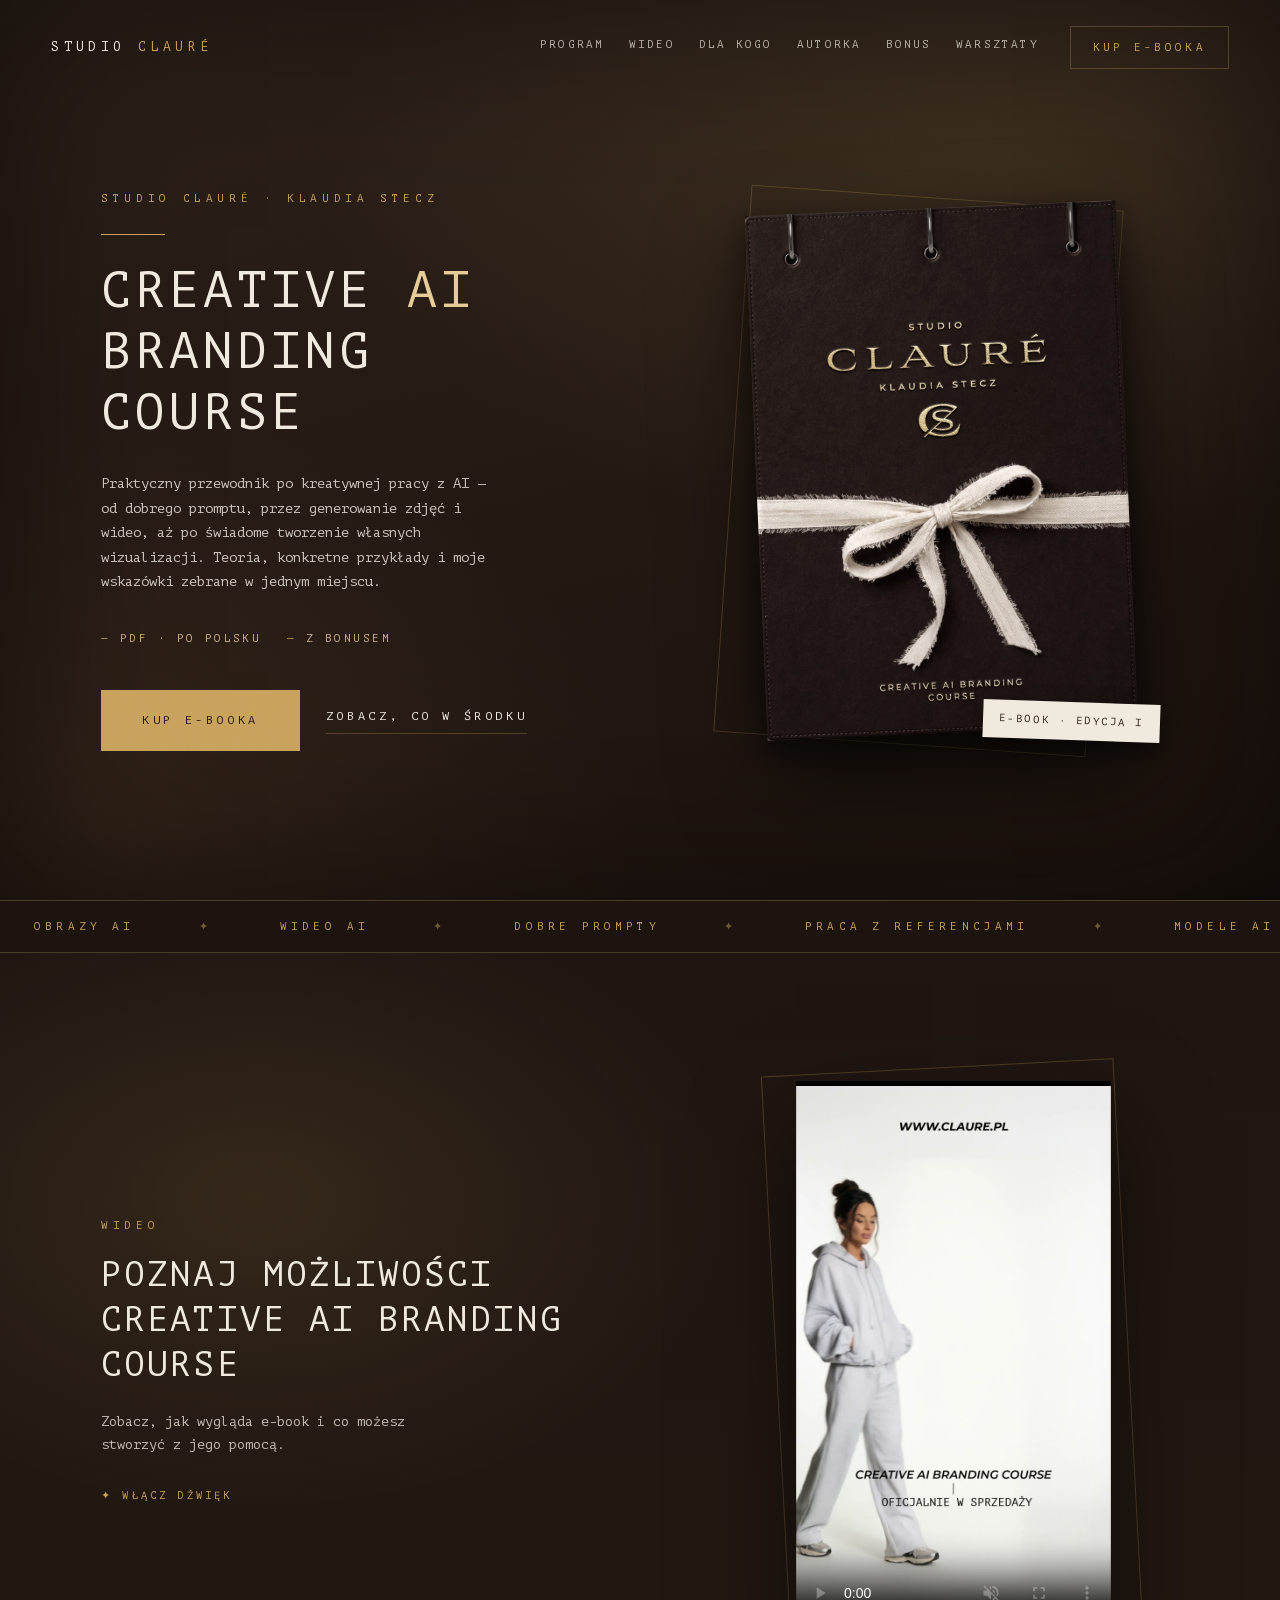
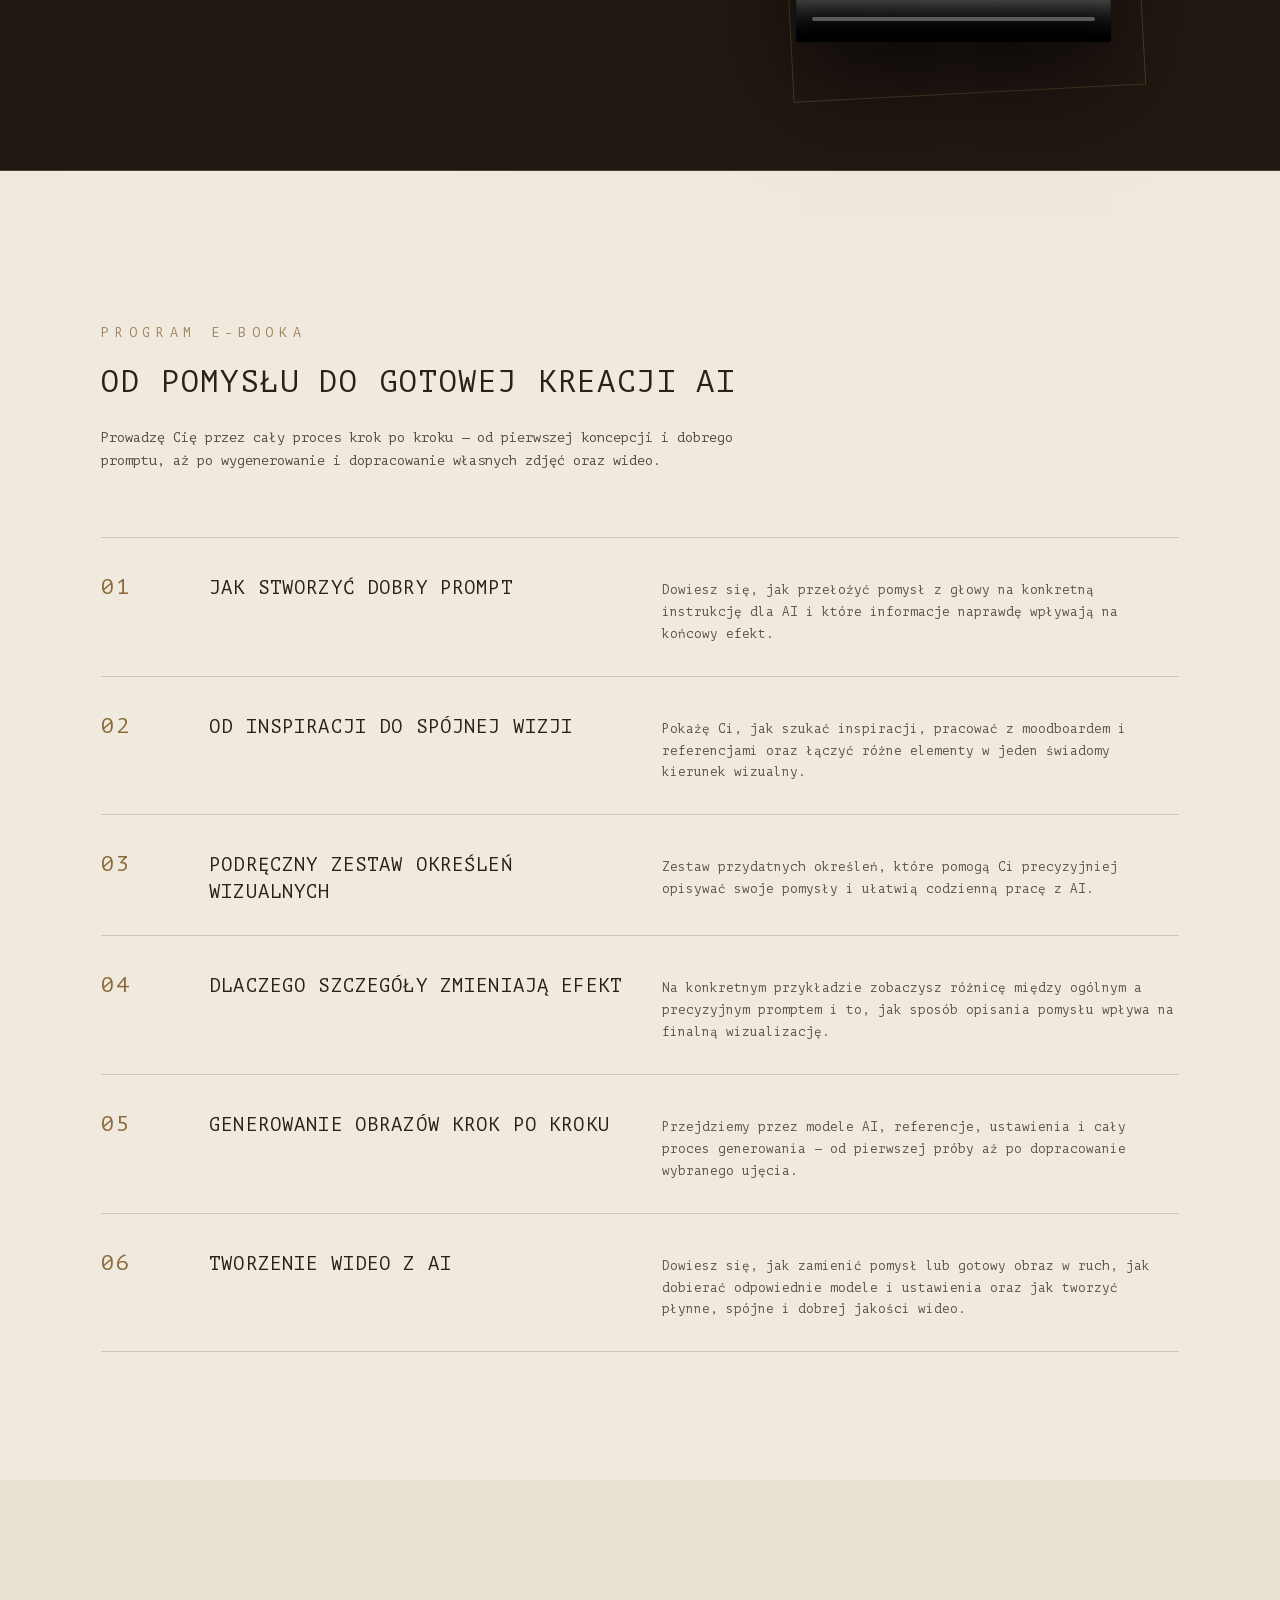
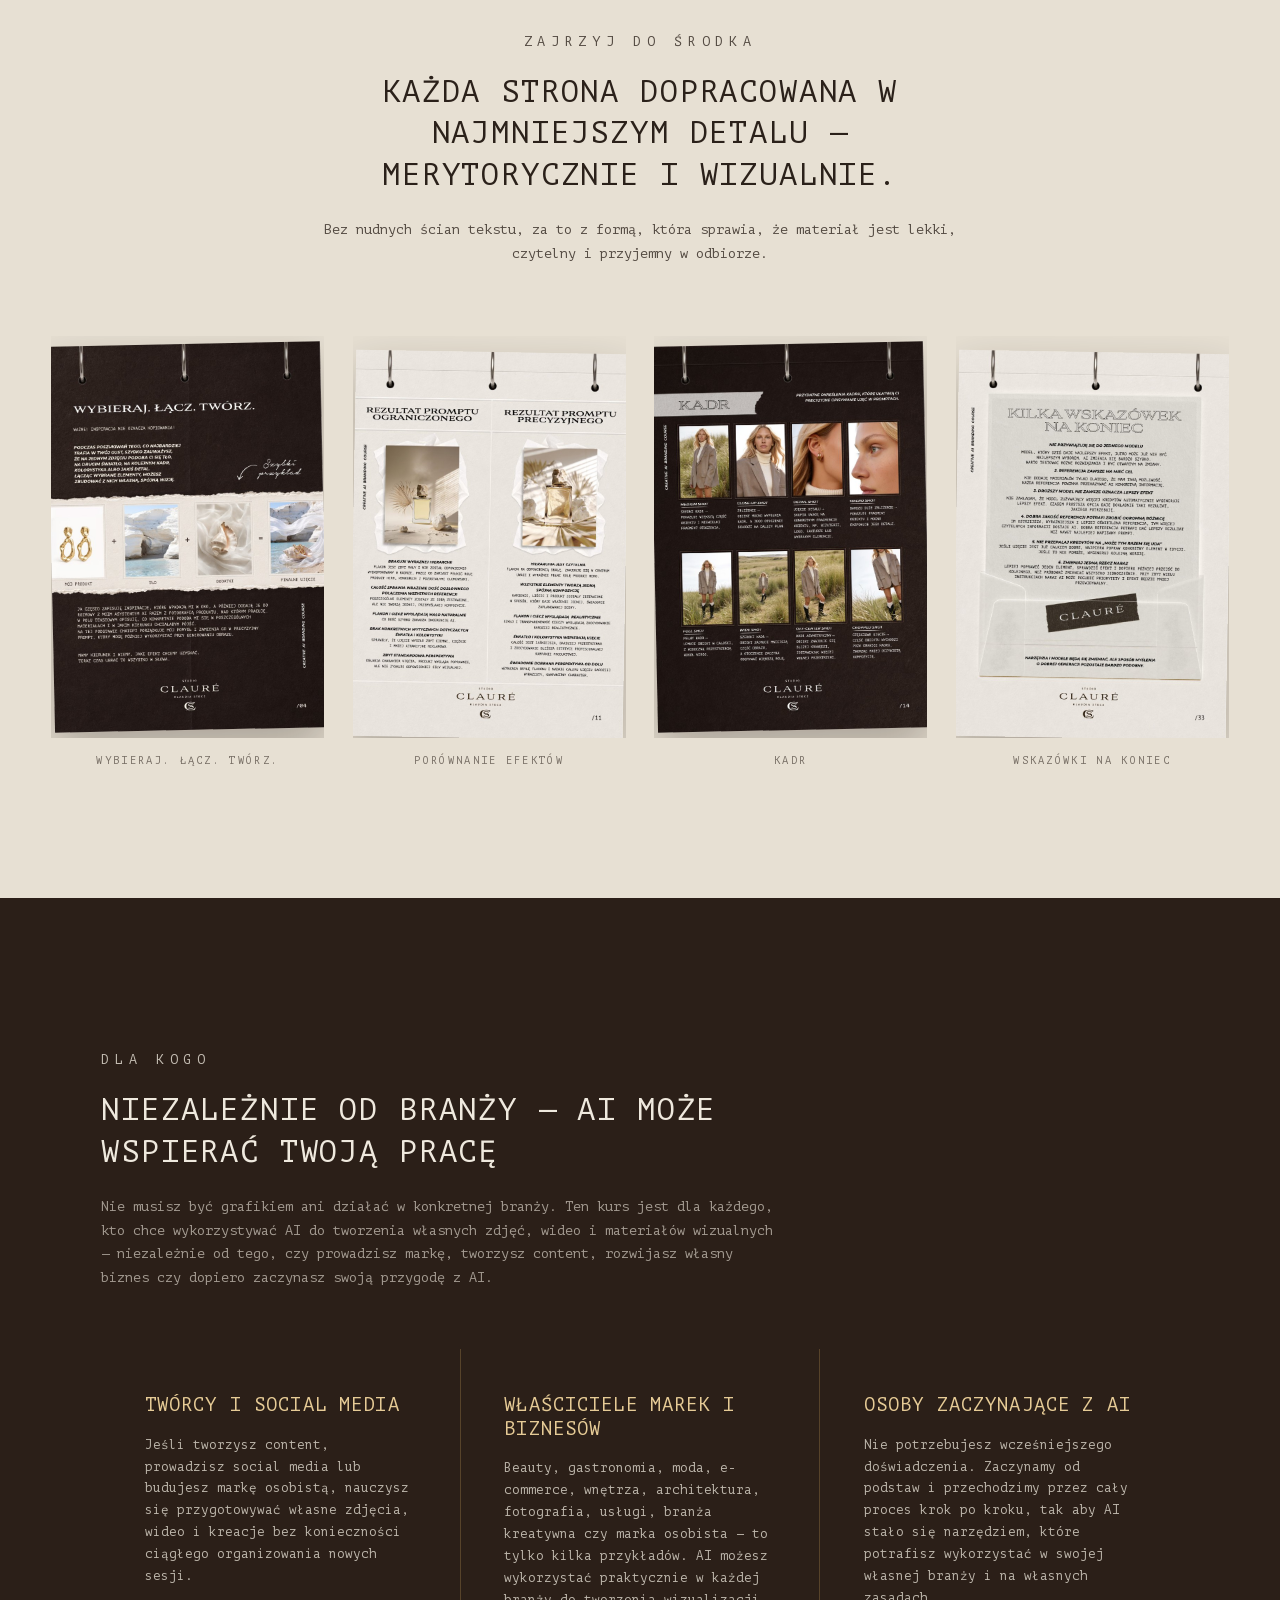
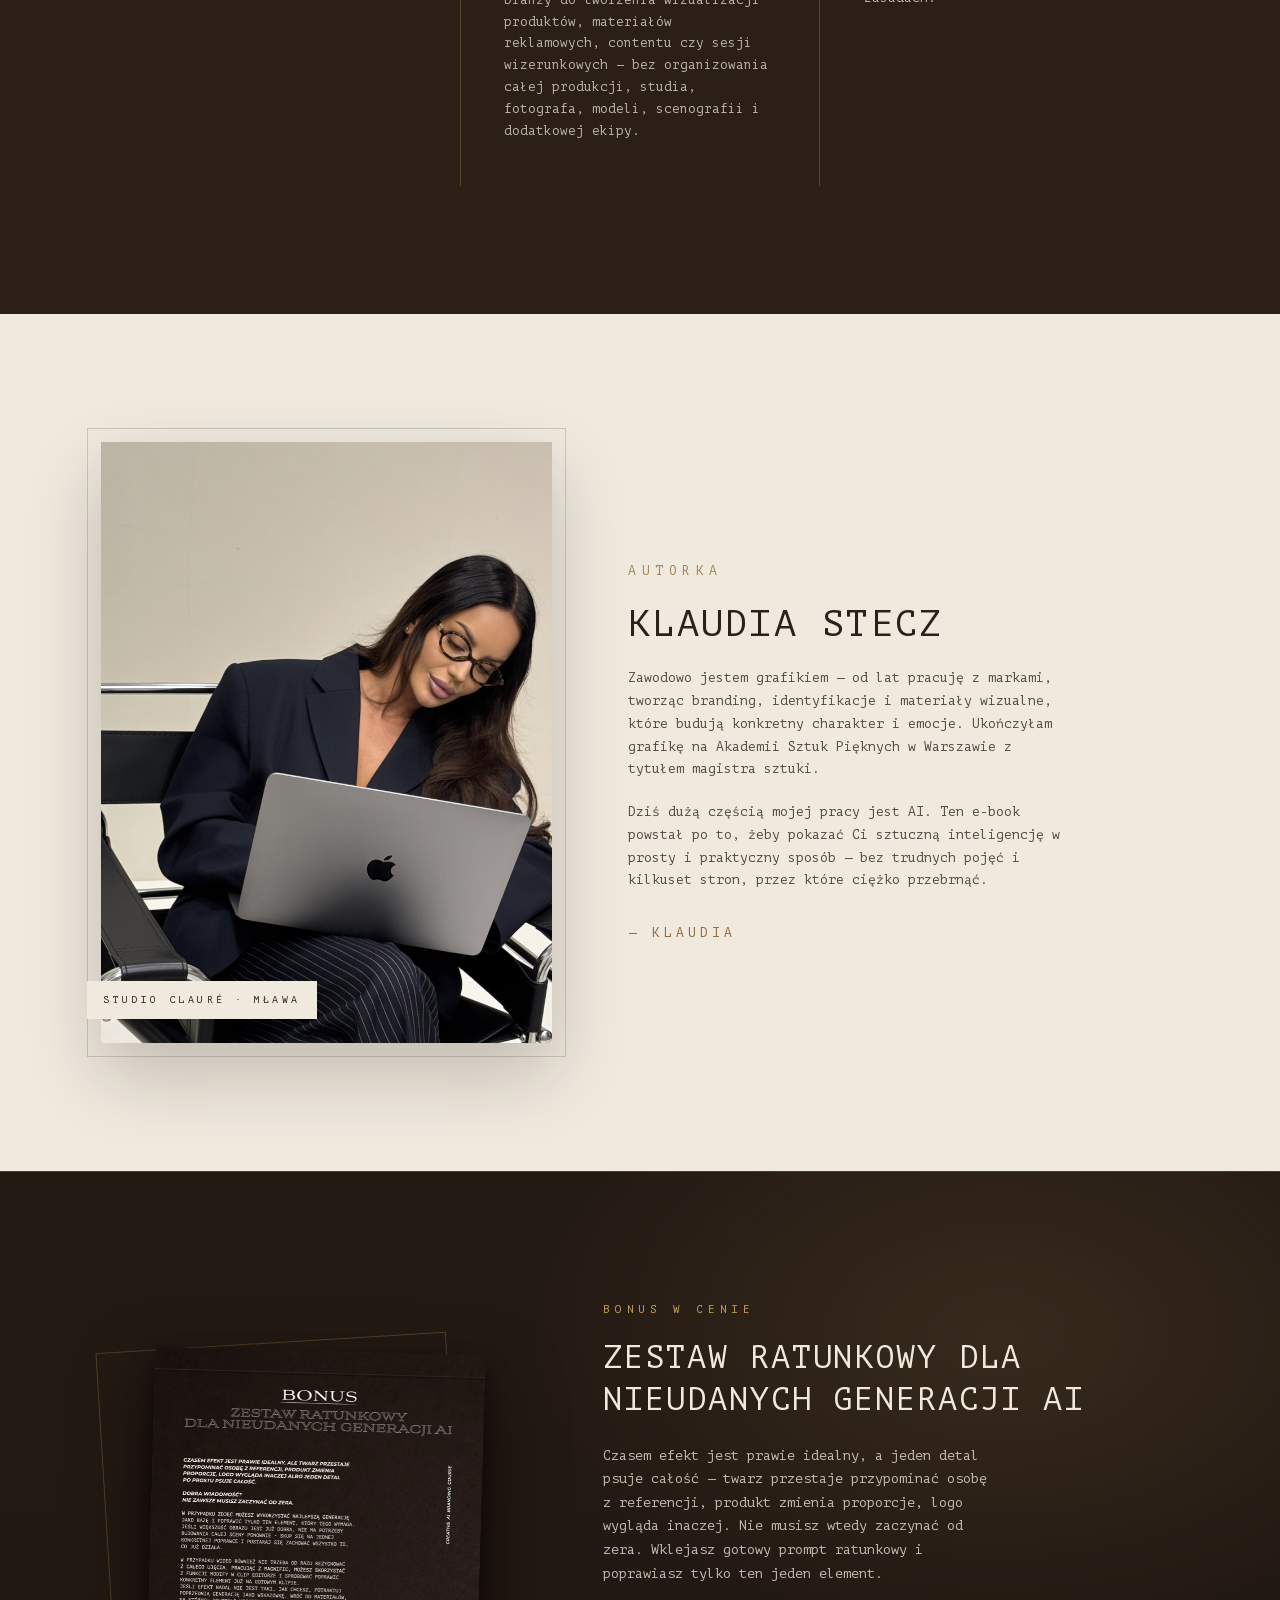
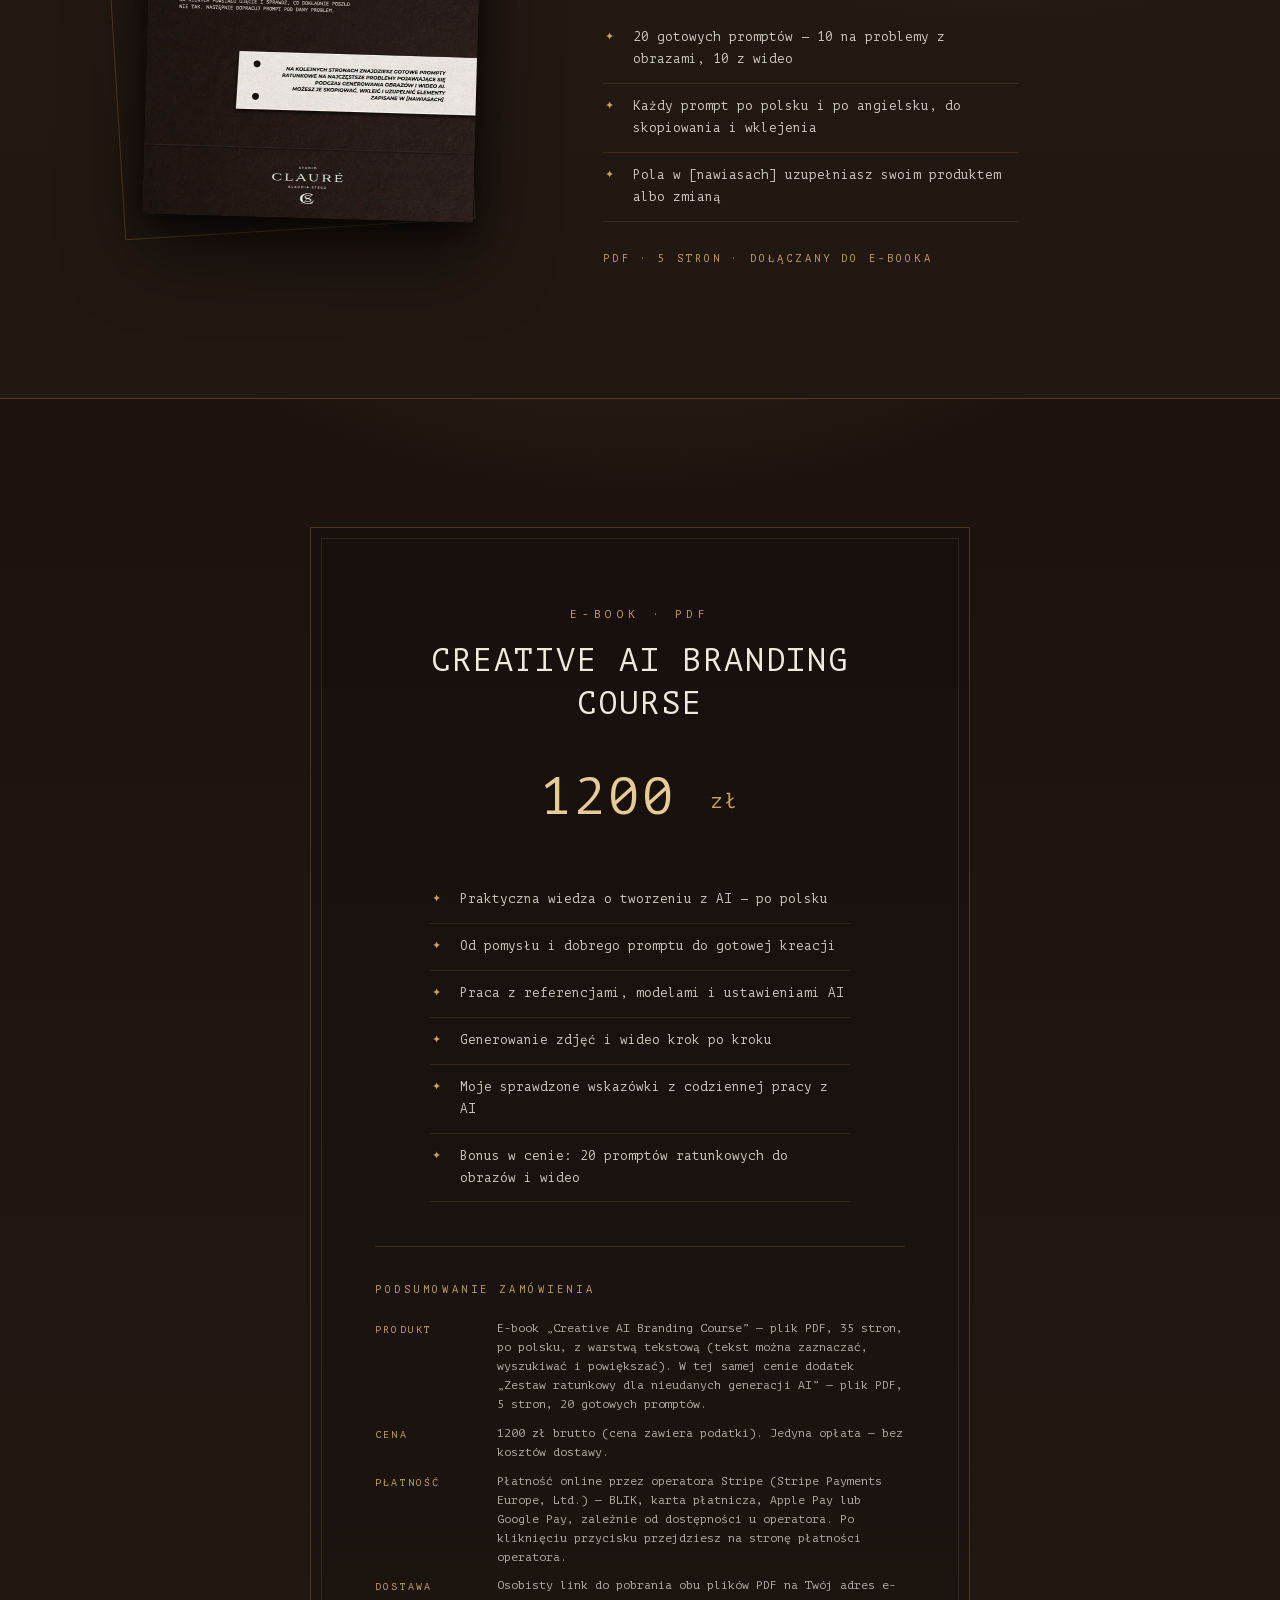
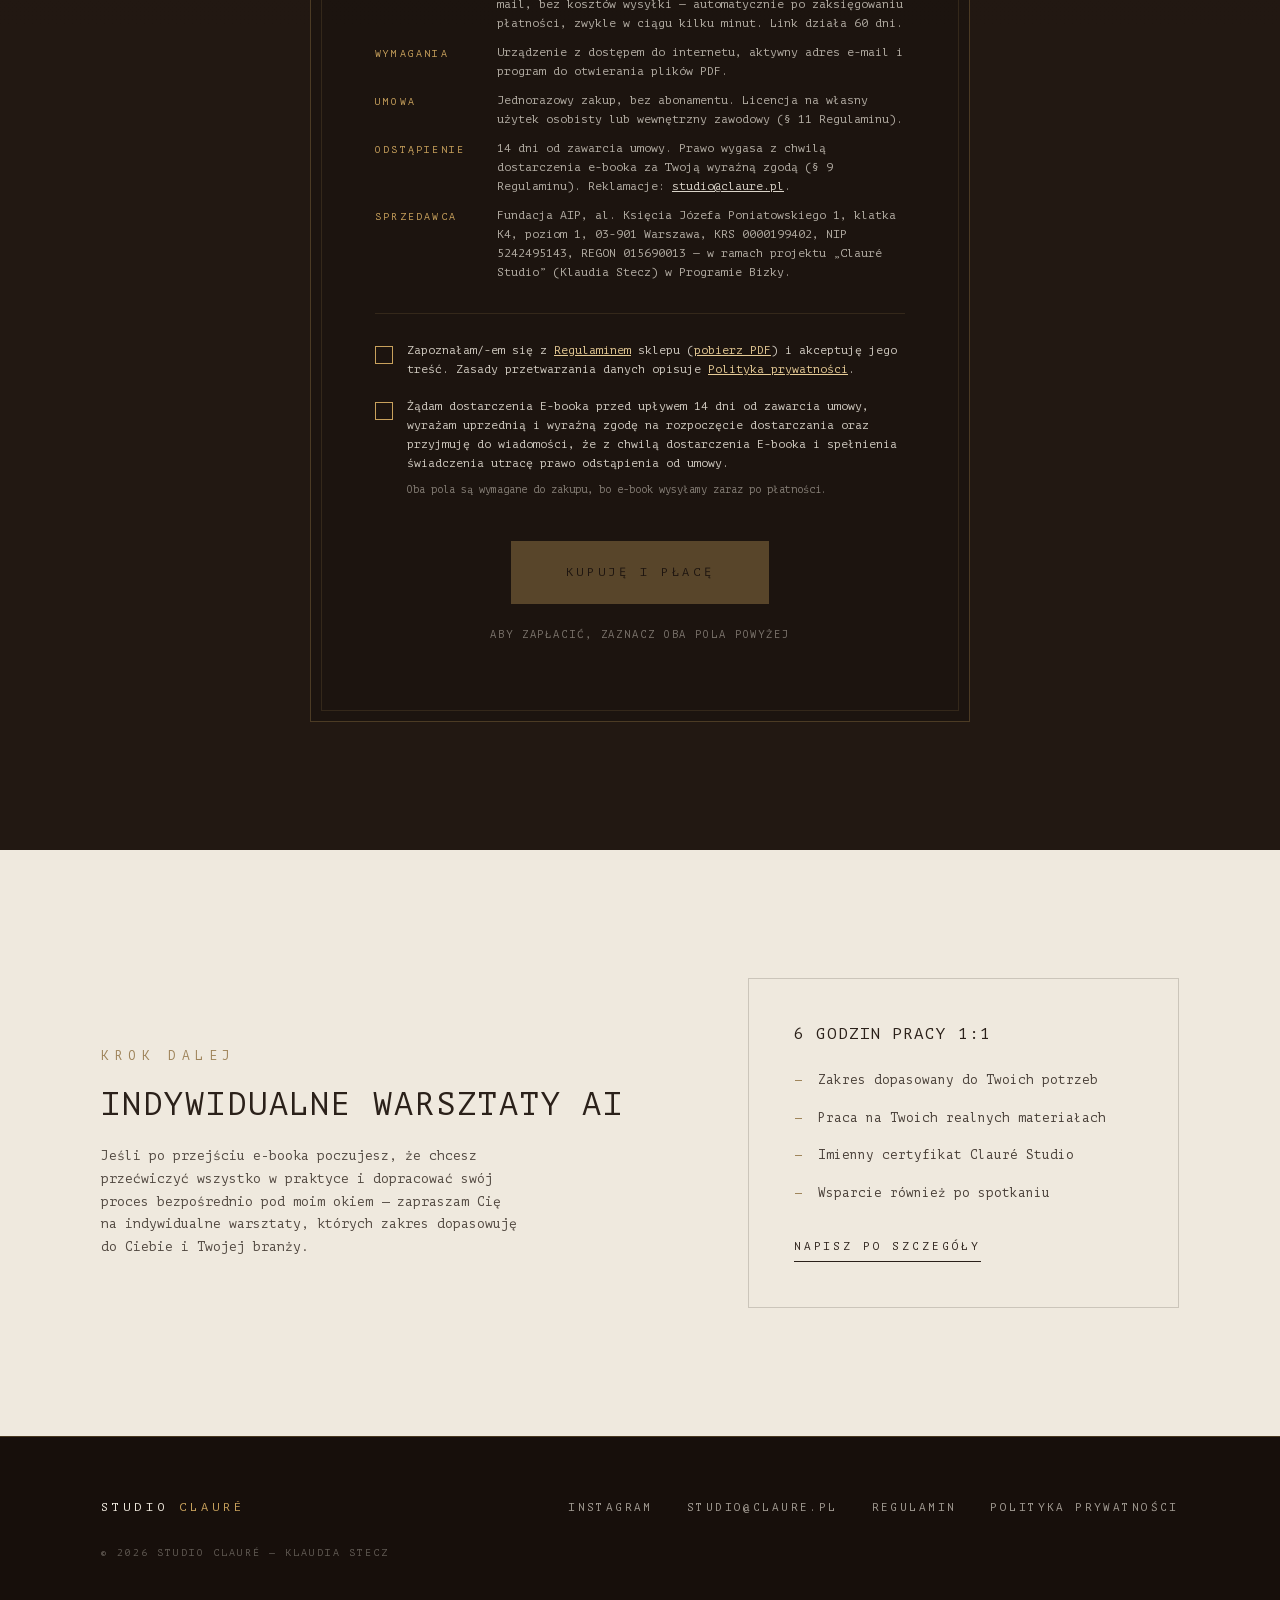
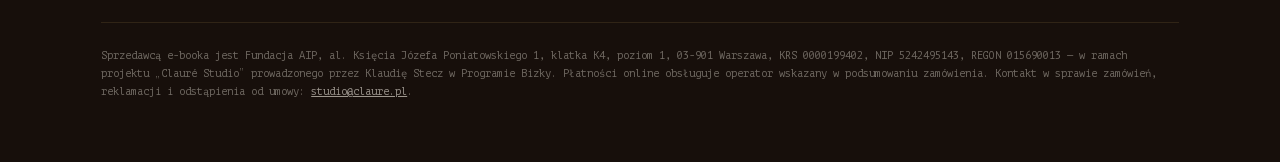
<file: index.html>
<!doctype html>
<html lang="pl">
<head>
<meta charset="utf-8">
<meta name="viewport" content="width=device-width, initial-scale=1">
<title>Creative AI Branding Course — Studio Clauré</title>
<meta name="description" content="Praktyczny przewodnik po kreatywnej pracy z AI — od dobrego promptu, przez generowanie zdjęć i wideo, aż po świadome tworzenie własnych wizualizacji. Autorka: Klaudia Stecz, Studio Clauré.">
<meta property="og:title" content="Creative AI Branding Course — Studio Clauré">
<meta property="og:description" content="Praktyczny przewodnik po kreatywnej pracy z AI — od dobrego promptu po własne zdjęcia i wideo.">
<meta property="og:image" content="https://claure.pl/assets/cover.jpg">
<meta property="og:url" content="https://claure.pl">
<meta property="og:type" content="website">
<link rel="preload" href="assets/fonts/PTMono-latin.woff2" as="font" type="font/woff2" crossorigin>
<script>document.documentElement.classList.add("js")</script>
<link rel="icon" href="data:image/svg+xml,%3Csvg xmlns='http://www.w3.org/2000/svg' viewBox='0 0 64 64'%3E%3Crect width='64' height='64' fill='%23221812'/%3E%3Ctext x='32' y='44' font-family='Georgia,serif' font-size='36' fill='%23c8a15c' text-anchor='middle'%3EC%3C/text%3E%3C/svg%3E">
<style>
  /* ————— FONTY —————
     PT Mono hostowany lokalnie (licencja OFL, assets/fonts/OFL-PTMono.txt) —
     strona nie łączy się z Google Fonts ani innym zewnętrznym serwerem fontów.
     Aviano (nagłówki) opcjonalnie z Adobe Fonts: wkleić w <head> linijkę
     <link rel="stylesheet" href="https://use.typekit.net/XXXXXXX.css"> z Web Project
     Klaudii. Dopóki jej nie ma, nagłówki są w PT Mono (wersaliki). */
  @font-face{
    font-family:"PT Mono";font-style:normal;font-weight:400;font-display:swap;
    src:url("assets/fonts/PTMono-latin-ext.woff2") format("woff2");
    unicode-range:U+0100-02BA, U+02BD-02C5, U+02C7-02CC, U+02CE-02D7, U+02DD-02FF, U+0304, U+0308, U+0329, U+1D00-1DBF, U+1E00-1E9F, U+1EF2-1EFF, U+2020, U+20A0-20AB, U+20AD-20C0, U+2113, U+2C60-2C7F, U+A720-A7FF;
  }
  @font-face{
    font-family:"PT Mono";font-style:normal;font-weight:400;font-display:swap;
    src:url("assets/fonts/PTMono-latin.woff2") format("woff2");
    unicode-range:U+0000-00FF, U+0131, U+0152-0153, U+02BB-02BC, U+02C6, U+02DA, U+02DC, U+0304, U+0308, U+0329, U+2000-206F, U+20AC, U+2122, U+2191, U+2193, U+2212, U+2215, U+FEFF, U+FFFD;
  }
  /* ————— KONFIGURACJA SPRZEDAŻY: patrz <script> na dole pliku ————— */
  :root{
    --ink:#221812;          /* czekoladowy brąz */
    --ink-2:#2b1f18;
    --ink-3:#382a20;
    --gold:#c8a15c;
    --gold-bright:#e6cb96;
    --paper:#efe9de;
    --paper-2:#e7e0d3;
    --paper-ink:#2b211a;
    --line-dark:rgba(200,161,92,.28);
    --line-light:rgba(43,33,26,.18);
    --display:"Aviano", "PT Mono", "Courier New", monospace;
    --mono:"PT Mono", "Courier New", monospace;
  }
  *{margin:0;padding:0;box-sizing:border-box}
  html{scroll-behavior:smooth}
  body{
    background:var(--ink);
    color:var(--paper);
    font-family:var(--mono);
    font-size:14px;
    line-height:1.75;
    -webkit-font-smoothing:antialiased;
    overflow-x:hidden;
  }
  ::selection{background:var(--gold);color:var(--ink)}

  /* ziarno papieru */
  .grain{position:fixed;inset:0;pointer-events:none;z-index:50;opacity:.5;mix-blend-mode:overlay;
    background-image:url("data:image/svg+xml,%3Csvg xmlns='http://www.w3.org/2000/svg' width='140' height='140'%3E%3Cfilter id='n'%3E%3CfeTurbulence type='fractalNoise' baseFrequency='0.9' numOctaves='2'/%3E%3CfeColorMatrix type='saturate' values='0'/%3E%3C/filter%3E%3Crect width='140' height='140' filter='url(%23n)' opacity='0.16'/%3E%3C/svg%3E");}

  .wrap{max-width:1180px;margin:0 auto;padding:0 clamp(20px,4vw,56px)}

  /* Aviano = font wersalikowy (małe litery to kapitaliki), stąd uppercase na całym display */
  h1,h2,h3,.display{
    font-family:var(--display);font-weight:400;line-height:1.25;
    text-transform:uppercase;letter-spacing:.06em;
  }
  .eyebrow{
    font-family:var(--mono);font-size:11px;letter-spacing:.42em;text-transform:uppercase;
    color:var(--gold);
  }
  .rule{width:64px;height:1px;background:var(--gold);opacity:.7;margin:26px 0}

  /* ————— nagłówek ————— */
  header{
    position:fixed;top:0;left:0;right:0;z-index:20;
    display:flex;justify-content:space-between;align-items:center;
    padding:26px clamp(20px,4vw,56px);
    border-bottom:1px solid transparent;
    transition:background .35s ease,border-color .35s ease,backdrop-filter .35s ease;
  }
  header.scrolled{
    background:rgba(26,18,13,.92);border-bottom-color:var(--line-dark);
    -webkit-backdrop-filter:blur(10px);backdrop-filter:blur(10px);
  }
  /* kotwice lądują pod przyklejonym nagłówkiem */
  section[id]{scroll-margin-top:96px}
  .brand{font-family:var(--display);font-size:13px;letter-spacing:.34em;text-transform:uppercase;color:var(--paper);text-decoration:none}
  .brand b{color:var(--gold);font-weight:400}
  .top-cta{
    font-family:var(--mono);font-size:11px;letter-spacing:.3em;text-transform:uppercase;
    color:var(--gold);text-decoration:none;border:1px solid var(--line-dark);
    padding:11px 22px;transition:.35s;
  }
  .top-cta:hover{background:var(--gold);color:var(--ink);border-color:var(--gold)}
  body.menu-open{position:fixed;left:0;right:0;width:100%;overflow:hidden}
  /* przy otwartym menu nagłówek dostaje tło — treść menu przewija się pod nim */
  body.menu-open header{
    z-index:70;background:rgba(26,18,13,.92);border-bottom-color:var(--line-dark);
    -webkit-backdrop-filter:blur(10px);backdrop-filter:blur(10px);
  }

  /* ————— nawigacja ————— */
  .nav{display:flex;align-items:center;gap:clamp(13px,1.9vw,28px);margin:0 clamp(16px,2.4vw,34px) 0 auto}
  .nav a{
    font-family:var(--mono);font-size:11px;letter-spacing:.2em;text-transform:uppercase;white-space:nowrap;
    color:rgba(239,233,222,.72);text-decoration:none;padding-bottom:5px;border-bottom:1px solid transparent;transition:.3s;
  }
  .nav a:hover,.nav a:focus-visible{color:var(--gold);border-color:var(--gold)}

  .nav-toggle{
    display:none;width:44px;height:44px;margin-left:auto;flex:0 0 auto;position:relative;
    background:transparent;border:1px solid var(--line-dark);color:var(--gold);cursor:pointer;transition:.3s;
  }
  .nav-toggle:hover{border-color:var(--gold)}
  .nav-toggle i{
    position:absolute;left:12px;right:12px;height:1px;background:currentColor;
    transition:transform .35s cubic-bezier(.2,.8,.2,1),opacity .2s;
  }
  .nav-toggle i:nth-child(1){top:15px}
  .nav-toggle i:nth-child(2){top:21px}
  .nav-toggle i:nth-child(3){top:27px}
  .nav-toggle[aria-expanded="true"] i:nth-child(1){transform:translateY(6px) rotate(45deg)}
  .nav-toggle[aria-expanded="true"] i:nth-child(2){opacity:0}
  .nav-toggle[aria-expanded="true"] i:nth-child(3){transform:translateY(-6px) rotate(-45deg)}

  .menu{
    position:fixed;inset:0;z-index:60;overflow-y:auto;overscroll-behavior:contain;
    background:
      radial-gradient(700px 500px at 82% 8%, rgba(200,161,92,.14), transparent 62%),
      linear-gradient(170deg,#241a14 0%, var(--ink) 60%, #170f0b 100%);
    padding:104px clamp(22px,6vw,56px) 44px;
    opacity:0;visibility:hidden;transform:translateY(-12px);
    transition:opacity .35s ease,transform .45s cubic-bezier(.2,.8,.2,1),visibility 0s linear .45s;
  }
  .menu[data-open="true"]{
    opacity:1;visibility:visible;transform:none;
    transition:opacity .35s ease,transform .45s cubic-bezier(.2,.8,.2,1),visibility 0s;
  }
  .menu-links,.menu .btn,.menu-foot{max-width:560px}
  .menu-links{border-top:1px solid var(--line-dark)}
  .menu-links a{
    display:flex;align-items:baseline;gap:16px;padding:15px 2px;border-bottom:1px solid var(--line-dark);
    font-family:var(--display);font-size:clamp(15px,4.4vw,20px);line-height:1.3;letter-spacing:.07em;text-transform:uppercase;
    color:var(--paper);text-decoration:none;transition:color .3s;
  }
  .menu-links a i{
    font-style:normal;font-family:var(--mono);font-size:10px;letter-spacing:.2em;
    color:var(--gold);opacity:.85;flex:0 0 26px;
  }
  .menu-links a:hover,.menu-links a:focus-visible{color:var(--gold-bright)}
  .menu .btn{display:block;margin-top:32px;text-align:center;padding:19px 24px}
  .menu-foot{
    margin-top:26px;display:flex;flex-wrap:wrap;gap:12px 28px;
    font-size:10.5px;letter-spacing:.22em;text-transform:uppercase;
  }
  .menu-foot a{color:rgba(239,233,222,.5);text-decoration:none;transition:color .3s}
  .menu-foot a:hover{color:var(--gold)}

  @media(max-width:960px){
    .nav{display:none}
    html.js .top-cta{display:none}
    html.js .nav-toggle{display:block}
  }

  /* ————— hero ————— */
  .hero{
    position:relative;min-height:100svh;display:flex;align-items:center;
    background:
      radial-gradient(1100px 620px at 78% 18%, rgba(200,161,92,.13), transparent 62%),
      radial-gradient(900px 700px at 8% 92%, rgba(120,84,52,.18), transparent 60%),
      linear-gradient(165deg, #2c2018 0%, var(--ink) 55%, #1b120d 100%);
    overflow:hidden;
  }
  .hero::after{content:"";position:absolute;inset:0;box-shadow:inset 0 0 190px rgba(0,0,0,.55);pointer-events:none}
  .hero .wrap{
    display:grid;grid-template-columns:1.05fr .95fr;gap:clamp(36px,6vw,90px);
    align-items:center;padding-top:110px;padding-bottom:70px;position:relative;z-index:2;
  }
  .hero h1{
    font-size:clamp(26px,3.9vw,52px);color:var(--paper);line-height:1.22;letter-spacing:.08em;
  }
  .hero h1 em{font-style:normal;color:var(--gold-bright)}
  .hero .lede{margin-top:28px;max-width:50ch;color:rgba(239,233,222,.82);font-size:14px}
  .hero-meta{margin-top:34px;display:flex;flex-wrap:wrap;gap:10px 26px;font-size:11px;letter-spacing:.22em;text-transform:uppercase;color:rgba(230,203,150,.85)}
  .hero-meta span::before{content:"— ";color:var(--gold)}
  .cta-row{margin-top:42px;display:flex;align-items:center;gap:26px;flex-wrap:wrap}
  .btn{
    display:inline-block;font-family:var(--mono);font-size:12px;letter-spacing:.3em;text-transform:uppercase;
    color:var(--ink);background:var(--gold);padding:19px 40px;text-decoration:none;
    border:1px solid var(--gold);transition:.35s;
  }
  .btn:hover{background:transparent;color:var(--gold)}
  .btn-ghost{
    font-family:var(--mono);font-size:12px;letter-spacing:.3em;text-transform:uppercase;
    color:var(--paper);text-decoration:none;border-bottom:1px solid var(--line-dark);padding-bottom:6px;transition:.3s;
  }
  .btn-ghost:hover{color:var(--gold);border-color:var(--gold)}

  .cover-box{position:relative;display:flex;justify-content:center}
  .cover-box::before{
    content:"";position:absolute;width:78%;height:104%;top:-2%;left:6%;
    border:1px solid var(--line-dark);transform:rotate(4deg);
  }
  .cover-box img{
    width:min(78%,400px);height:auto;display:block;transform:rotate(-2.5deg);
    box-shadow:0 40px 90px rgba(0,0,0,.6), 0 12px 28px rgba(0,0,0,.5);
    transition:transform .6s cubic-bezier(.2,.8,.2,1);
  }
  .cover-box:hover img{transform:rotate(-1deg) translateY(-6px)}
  .cover-tag{
    position:absolute;bottom:-8px;right:4%;background:var(--paper);color:var(--paper-ink);
    font-size:10.5px;letter-spacing:.24em;text-transform:uppercase;padding:10px 16px;
    transform:rotate(2deg);box-shadow:0 10px 24px rgba(0,0,0,.45);
  }

  /* wejściowe animacje hero */
  .rise{opacity:0;transform:translateY(26px);animation:rise 1s cubic-bezier(.2,.8,.2,1) forwards}
  .d1{animation-delay:.08s}.d2{animation-delay:.22s}.d3{animation-delay:.36s}.d4{animation-delay:.5s}.d5{animation-delay:.64s}
  @keyframes rise{to{opacity:1;transform:none}}

  /* ————— pasek marquee ————— */
  .marquee{
    border-top:1px solid var(--line-dark);border-bottom:1px solid var(--line-dark);
    overflow:hidden;background:#1d140f;padding:16px 0;
  }
  .marquee-inner{display:flex;width:max-content;animation:slide 38s linear infinite}
  .marquee span{
    font-size:11px;letter-spacing:.38em;text-transform:uppercase;color:var(--gold);
    padding:0 34px;white-space:nowrap;
  }
  .marquee span::after{content:"✦";margin-left:64px;color:rgba(200,161,92,.5)}
  @keyframes slide{to{transform:translateX(-50%)}}

  /* ————— sekcje jasne ————— */
  .paper{background:var(--paper);color:var(--paper-ink)}
  .paper .eyebrow{color:#8a6a38}
  .section{padding:clamp(76px,10vw,130px) 0}
  .sec-head{max-width:680px}
  .sec-head h2{font-size:clamp(18px,2.4vw,32px);margin-top:18px;line-height:1.35}
  .sec-head p{margin-top:22px;font-size:13.5px;color:inherit;opacity:.78}

  /* spis treści */
  .toc{margin-top:64px;border-top:1px solid var(--line-light)}
  .toc-item{
    display:grid;grid-template-columns:86px 1fr 1.2fr;gap:22px;align-items:baseline;
    padding:30px 0;border-bottom:1px solid var(--line-light);
  }
  html.js .toc-item{transition:opacity .8s ease,transform .8s ease}
  html.js .toc-item:not(.in){opacity:0;transform:translateY(18px)}
  .toc-num{font-family:var(--display);font-size:22px;letter-spacing:.1em;color:#8a6a38}
  .toc-item h3{font-size:clamp(14px,1.5vw,19px);line-height:1.4}
  .toc-item p{font-size:12.5px;opacity:.75}
  @media(hover:hover){.toc-item:hover .toc-num{color:var(--paper-ink)}}

  /* ————— galeria ————— */
  .gallery-sec{background:var(--paper-2);color:var(--paper-ink)}
  .gallery-sec .wrap{max-width:1380px}
  .gallery-sec .sec-head{margin:0 auto;text-align:center}
  .shots{
    margin-top:70px;display:grid;grid-template-columns:repeat(4,1fr);gap:clamp(16px,2.2vw,30px);
  }
  .shot{position:relative}
  html.js .shot{transition:opacity .9s ease,transform .9s ease}
  html.js .shot:not(.in){opacity:0;transform:translateY(24px)}
  .shot-frame{position:relative;overflow:hidden;padding:8px 0}
  /* blokada zaznaczania, przeciągania i menu „zapisz obraz” */
  .shot img{
    width:100%;height:auto;display:block;box-shadow:0 22px 50px rgba(30,20,12,.3);
    transition:transform .5s cubic-bezier(.2,.8,.2,1);
    pointer-events:none;user-select:none;-webkit-user-select:none;-webkit-user-drag:none;
  }
  .shot-frame::after{content:"";position:absolute;inset:0}
  .shot:nth-child(odd) img{transform:rotate(-1.2deg)}
  .shot:nth-child(even) img{transform:rotate(1deg) translateY(8px)}
  .shot:hover img{transform:rotate(0) translateY(-4px)}
  .shot figcaption{margin-top:14px;font-size:10.5px;letter-spacing:.22em;text-transform:uppercase;opacity:.6;text-align:center}

  /* ————— wideo promo ————— */
  .promo{
    background:
      radial-gradient(800px 520px at 20% 30%, rgba(200,161,92,.12), transparent 60%),
      linear-gradient(180deg,#1f1611, var(--ink) 70%);
    border-top:1px solid var(--line-dark);border-bottom:1px solid var(--line-dark);
  }
  .marquee + .promo{border-top:none}
  .promo .wrap{display:grid;grid-template-columns:1.1fr .9fr;gap:clamp(36px,6vw,100px);align-items:center}
  .promo h2{font-size:clamp(20px,2.7vw,36px);margin-top:18px;line-height:1.3;color:var(--paper)}
  .promo h2 + p{margin-top:22px;font-size:13.5px;color:rgba(239,233,222,.78);max-width:46ch}
  .promo-hint{display:inline-block;margin-top:30px;font-size:10.5px;letter-spacing:.3em;text-transform:uppercase;color:var(--gold)}
  .promo-player{display:flex;justify-content:center;position:relative}
  .promo-player::before{
    content:"";position:absolute;width:min(78%,360px);aspect-ratio:9/16;top:-14px;
    border:1px solid var(--line-dark);transform:rotate(-3deg);
  }
  .promo-player video{
    width:min(70%,320px);aspect-ratio:9/16;display:block;background:#000;
    box-shadow:0 40px 90px rgba(0,0,0,.6);position:relative;
  }

  /* ————— dla kogo ————— */
  .who{background:var(--ink-2)}
  .who-grid{margin-top:60px;display:grid;grid-template-columns:repeat(3,1fr);gap:1px;background:var(--line-dark)}
  .who-card{background:var(--ink-2);padding:clamp(28px,3.4vw,48px)}
  html.js .who-card{transition:opacity .8s ease,transform .8s ease}
  html.js .who-card:not(.in){opacity:0;transform:translateY(20px)}
  .who-card .display{font-size:clamp(15px,1.6vw,19px);color:var(--gold-bright);display:block;margin-bottom:18px}
  .who-card p{font-size:12.5px;color:rgba(239,233,222,.75)}

  /* ————— autorka ————— */
  .author .wrap{display:grid;grid-template-columns:.9fr 1.1fr;gap:clamp(40px,6vw,90px);align-items:center}
  .author-photo{
    position:relative;aspect-ratio:3/4;margin:0;background:var(--paper-2);
    box-shadow:0 30px 70px rgba(30,20,12,.22);
  }
  .author-photo img{width:100%;height:100%;object-fit:cover;object-position:center 40%;display:block;filter:saturate(.88)}
  .author-photo::before{content:"";position:absolute;inset:-14px;border:1px solid var(--line-light);pointer-events:none}
  .author-photo figcaption{
    position:absolute;left:-14px;bottom:24px;background:var(--paper);color:var(--paper-ink);
    font-size:10px;letter-spacing:.34em;text-transform:uppercase;padding:10px 16px;
  }
  .author h2{font-size:clamp(22px,2.9vw,38px);margin-top:18px}
  .author p{margin-top:20px;font-size:13px;opacity:.8;max-width:54ch}
  .sig{font-family:var(--display);font-size:13px;letter-spacing:.3em;text-transform:uppercase;margin-top:30px;color:#8a6a38}

  /* ————— bonus ————— */
  .bonus{
    background:
      radial-gradient(760px 480px at 78% 20%, rgba(200,161,92,.12), transparent 62%),
      linear-gradient(180deg,#241a14, var(--ink) 72%);
    border-top:1px solid var(--line-dark);
  }
  .bonus .wrap{display:grid;grid-template-columns:.85fr 1.15fr;gap:clamp(36px,6vw,90px);align-items:center}
  .bonus-cover{position:relative;display:flex;justify-content:center;margin:0}
  .bonus-cover::before{
    content:"";position:absolute;width:82%;height:104%;top:-2%;left:2%;
    border:1px solid var(--line-dark);transform:rotate(-3.5deg);
  }
  .bonus-cover img{
    width:min(84%,330px);height:auto;display:block;position:relative;transform:rotate(1.6deg);
    box-shadow:0 34px 74px rgba(0,0,0,.6), 0 10px 24px rgba(0,0,0,.45);
    pointer-events:none;user-select:none;-webkit-user-select:none;-webkit-user-drag:none;
  }
  .bonus h2{font-size:clamp(19px,2.5vw,32px);margin-top:18px;line-height:1.32;color:var(--paper)}
  .bonus h2 + p{margin-top:22px;font-size:13.5px;color:rgba(239,233,222,.78);max-width:48ch}
  .bonus ul{list-style:none;margin-top:30px;max-width:52ch}
  .bonus li{
    font-size:12.5px;padding:12px 0 12px 30px;border-bottom:1px solid rgba(200,161,92,.14);
    position:relative;color:rgba(239,233,222,.85);
  }
  .bonus li::before{content:"✦";position:absolute;left:2px;color:var(--gold);font-size:11px}
  .bonus-tag{display:inline-block;margin-top:28px;font-size:10.5px;letter-spacing:.3em;text-transform:uppercase;color:var(--gold)}

  /* ————— zakup ————— */
  .buy{
    background:
      radial-gradient(900px 500px at 50% -10%, rgba(200,161,92,.14), transparent 60%),
      linear-gradient(180deg,#1c130e, var(--ink) 60%);
    border-top:1px solid var(--line-dark);
  }
  .buy .wrap{display:flex;justify-content:center}
  .offer{
    max-width:660px;width:100%;text-align:center;border:1px solid var(--line-dark);
    padding:clamp(44px,6vw,80px) clamp(26px,5vw,70px);position:relative;background:rgba(0,0,0,.18);
  }
  .offer::after{content:"";position:absolute;inset:10px;border:1px solid rgba(200,161,92,.14);pointer-events:none}
  .offer h2{font-size:clamp(20px,2.6vw,32px);margin-top:16px;line-height:1.35}
  .price{font-family:var(--display);font-size:clamp(34px,4.2vw,52px);letter-spacing:.06em;color:var(--gold-bright);margin-top:26px}
  .price small{font-size:.42em;letter-spacing:.1em;vertical-align:middle;color:var(--gold)}
  .price-old{font-size:.4em;letter-spacing:.08em;vertical-align:middle;margin-left:16px;color:rgba(239,233,222,.45);text-decoration:line-through}
  .offer ul{list-style:none;margin:34px auto 0;max-width:420px;text-align:left}
  .offer li{
    font-size:12.5px;padding:12px 0 12px 30px;border-bottom:1px solid rgba(200,161,92,.14);
    position:relative;color:rgba(239,233,222,.85);
  }
  .offer li::before{content:"✦";position:absolute;left:2px;color:var(--gold);font-size:11px}
  .offer .btn{margin-top:42px;padding:20px 54px}
  .pay-note{margin-top:22px;font-size:10.5px;letter-spacing:.18em;text-transform:uppercase;color:rgba(239,233,222,.45)}

  /* ————— formularz zamówienia (wymogi regulaminu: podsumowanie, akceptacja, oświadczenie) ————— */
  .order{margin-top:44px;text-align:left;border-top:1px solid rgba(200,161,92,.2);padding-top:34px}
  .order-title{font-size:10.5px;letter-spacing:.34em;text-transform:uppercase;color:var(--gold);margin-bottom:20px}
  .summary{display:grid;grid-template-columns:104px 1fr;gap:10px 18px;font-size:11.5px;line-height:1.65;color:rgba(239,233,222,.72)}
  .summary dt{font-size:10px;letter-spacing:.22em;text-transform:uppercase;color:var(--gold);padding-top:2px}
  .summary dd{margin:0}
  .summary a{color:rgba(239,233,222,.9)}
  .order-promo{margin-top:16px;font-size:11px;letter-spacing:.16em;text-transform:uppercase;color:var(--gold)}
  .order-promo small{display:block;margin-top:6px;font-size:10px;letter-spacing:.08em;text-transform:none;color:rgba(239,233,222,.5)}
  .checks{margin-top:30px;border-top:1px solid rgba(200,161,92,.14);padding-top:10px}
  .check{display:flex;gap:14px;align-items:flex-start;margin-top:18px;font-size:11.5px;line-height:1.65;color:rgba(239,233,222,.86);cursor:pointer}
  .check input{
    appearance:none;-webkit-appearance:none;flex:0 0 auto;width:18px;height:18px;margin-top:4px;
    border:1px solid var(--gold);background:transparent;cursor:pointer;position:relative;
  }
  .check input:checked{background:var(--gold)}
  .check input:checked::after{content:"";position:absolute;left:5px;top:1px;width:5px;height:10px;border:solid var(--ink);border-width:0 2px 2px 0;transform:rotate(45deg)}
  .check input:focus-visible{outline:2px solid var(--gold-bright);outline-offset:2px}
  .check a{color:var(--gold-bright)}
  .check-hint{margin:8px 0 0 32px;font-size:10.5px;line-height:1.6;color:rgba(239,233,222,.5)}
  .order-actions{text-align:center}
  .order-actions .btn[aria-disabled="true"]{opacity:.35;cursor:not-allowed}
  .foot-legal{width:100%;margin-top:34px;padding-top:24px;border-top:1px solid rgba(200,161,92,.14);font-size:10.5px;line-height:1.75;color:rgba(239,233,222,.42)}
  .foot-legal a{color:rgba(239,233,222,.62)}

  /* ————— warsztaty ————— */
  .ws{background:var(--paper);color:var(--paper-ink)}
  .ws .eyebrow{color:#8a6a38}
  .ws .wrap{display:grid;grid-template-columns:1.15fr .85fr;gap:clamp(36px,5vw,80px);align-items:center}
  .ws h2{font-size:clamp(20px,2.6vw,32px);margin-top:16px;line-height:1.35}
  .ws p{margin-top:18px;font-size:13px;opacity:.8;max-width:52ch}
  .ws-box{border:1px solid var(--line-light);padding:clamp(28px,3.5vw,46px)}
  .ws-box .display{font-size:16px;display:block}
  .ws-box ul{list-style:none;margin-top:18px}
  .ws-box li{font-size:12.5px;padding:8px 0 8px 24px;position:relative;opacity:.85}
  .ws-box li::before{content:"—";position:absolute;left:0;color:#8a6a38}
  .ws-box a{display:inline-block;margin-top:24px;color:var(--paper-ink);font-size:11px;letter-spacing:.26em;text-transform:uppercase;text-decoration:none;border-bottom:1px solid var(--paper-ink);padding-bottom:5px;transition:.3s}
  .ws-box a:hover{color:#8a6a38;border-color:#8a6a38}

  /* ————— stopka ————— */
  footer{background:#170f0b;border-top:1px solid var(--line-dark);padding:60px 0}
  footer .wrap{display:flex;justify-content:space-between;align-items:center;gap:26px;flex-wrap:wrap}
  footer .brand{font-size:12px}
  .foot-links{display:flex;flex-wrap:wrap;gap:12px 34px}
  .foot-links a{color:rgba(239,233,222,.65);font-size:11px;letter-spacing:.22em;text-transform:uppercase;text-decoration:none;transition:.3s}
  .foot-links a:hover{color:var(--gold)}
  .copy{font-size:10px;letter-spacing:.2em;color:rgba(239,233,222,.35);text-transform:uppercase}

  /* ————— responsywność ————— */
  @media(max-width:960px){
    .hero .wrap{grid-template-columns:1fr;padding-top:130px;text-align:left}
    .cover-box{order:-1}
    .cover-box img{width:min(62%,320px)}
    .toc-item{grid-template-columns:56px 1fr;grid-template-rows:auto auto}
    .toc-item p{grid-column:2}
    .shots{grid-template-columns:repeat(2,1fr)}
    .who-grid{grid-template-columns:1fr}
    .author .wrap,.ws .wrap,.promo .wrap,.bonus .wrap{grid-template-columns:1fr}
    .bonus-cover{order:-1;margin-bottom:8px}
    .author-photo{max-width:360px}
    .promo-player{margin-top:20px}
  }
  @media(max-width:540px){
    .shots{grid-template-columns:1fr 1fr;gap:14px}
    .hero h1{font-size:clamp(24px,7vw,34px)}
    header{padding:20px}
    section[id]{scroll-margin-top:84px}
    .top-cta{display:none}
    .summary{grid-template-columns:1fr;gap:2px 0}
    .summary dt{margin-top:12px}
    .order-actions .btn{padding:18px 30px}
  }
  @media(prefers-reduced-motion:reduce){
    .rise,.toc-item,.shot,.who-card{animation:none;opacity:1;transform:none;transition:none}
    .menu,.menu[data-open="true"],.nav-toggle i{transition:none}
    .marquee-inner{animation:none}
  }
</style>
</head>
<body>
<div class="grain" aria-hidden="true"></div>

<header>
  <a class="brand" href="#">Studio <b>Clauré</b></a>
  <nav class="nav" aria-label="Sekcje strony">
    <a href="#srodek">Program</a>
    <a href="#wideo">Wideo</a>
    <a href="#dla-kogo">Dla kogo</a>
    <a href="#autorka">Autorka</a>
    <a href="#bonus">Bonus</a>
    <a href="#warsztaty">Warsztaty</a>
  </nav>
  <a class="top-cta" href="#kup">Kup e-booka</a>
  <button class="nav-toggle" type="button" aria-label="Menu" aria-expanded="false" aria-controls="menu">
    <i aria-hidden="true"></i><i aria-hidden="true"></i><i aria-hidden="true"></i>
  </button>
</header>

<!-- ————— MENU MOBILNE ————— -->
<nav class="menu" id="menu" data-open="false" aria-label="Menu">
  <div class="menu-links">
    <a href="#srodek"><i>01</i>Program e-booka</a>
    <a href="#wideo"><i>02</i>Wideo</a>
    <a href="#galeria"><i>03</i>Zajrzyj do środka</a>
    <a href="#dla-kogo"><i>04</i>Dla kogo</a>
    <a href="#autorka"><i>05</i>Autorka</a>
    <a href="#bonus"><i>06</i>Bonus</a>
    <a href="#warsztaty"><i>07</i>Warsztaty</a>
  </div>
  <a class="btn" href="#kup">Kup e-booka</a>
  <div class="menu-foot">
    <a href="https://www.instagram.com/claure_studio" target="_blank" rel="noopener">Instagram</a>
    <a href="mailto:studio@claure.pl">studio@claure.pl</a>
    <a href="/regulamin/">Regulamin</a>
  </div>
</nav>

<!-- ————— HERO ————— -->
<section class="hero">
  <div class="wrap">
    <div>
      <p class="eyebrow rise d1">Studio Clauré · Klaudia Stecz</p>
      <div class="rule rise d1"></div>
      <h1 class="rise d2">Creative <em>AI</em><br>Branding<br>Course</h1>
      <p class="lede rise d3">Praktyczny przewodnik po kreatywnej pracy z AI — od dobrego promptu, przez generowanie zdjęć i wideo, aż po świadome tworzenie własnych wizualizacji. Teoria, konkretne przykłady i moje wskazówki zebrane w jednym miejscu.</p>
      <div class="hero-meta rise d4">
        <span>PDF · po polsku</span>
        <span>z bonusem</span>
      </div>
      <div class="cta-row rise d5">
        <a class="btn" href="#kup">Kup e-booka</a>
        <a class="btn-ghost" href="#srodek">Zobacz, co w środku</a>
      </div>
    </div>
    <div class="cover-box rise d3">
      <img src="assets/cover.jpg" width="989" height="1400" alt="Okładka e-booka Creative AI Branding Course — Studio Clauré" fetchpriority="high">
      <div class="cover-tag">E-book · Edycja I</div>
    </div>
  </div>
</section>

<!-- ————— MARQUEE ————— -->
<div class="marquee" aria-hidden="true">
  <div class="marquee-inner">
    <span>Obrazy AI</span><span>Wideo AI</span><span>Dobre prompty</span><span>Praca z referencjami</span><span>Modele AI</span><span>Spójne wizualizacje</span><span>Prompty ratunkowe</span><span>Praktyczne wskazówki</span>
    <span>Obrazy AI</span><span>Wideo AI</span><span>Dobre prompty</span><span>Praca z referencjami</span><span>Modele AI</span><span>Spójne wizualizacje</span><span>Prompty ratunkowe</span><span>Praktyczne wskazówki</span>
  </div>
</div>

<!-- ————— WIDEO ————— -->
<section class="promo section" id="wideo">
  <div class="wrap">
    <div class="promo-text">
      <p class="eyebrow">Wideo</p>
      <h2>Poznaj możliwości Creative AI Branding Course</h2>
      <p>Zobacz, jak wygląda e-book i co możesz stworzyć z jego pomocą.</p>
      <span class="promo-hint">✦ Włącz dźwięk</span>
    </div>
    <div class="promo-player">
      <video src="assets/promo.mp4" poster="assets/promo-poster.jpg" autoplay muted loop playsinline controls preload="metadata" aria-label="Wideo promujące e-book Creative AI Branding Course"></video>
    </div>
  </div>
</section>

<!-- ————— PROGRAM E-BOOKA ————— -->
<section class="paper section" id="srodek">
  <div class="wrap">
    <div class="sec-head">
      <p class="eyebrow">Program e-booka</p>
      <h2>Od pomysłu do gotowej kreacji AI</h2>
      <p>Prowadzę Cię przez cały proces krok po kroku — od pierwszej koncepcji i dobrego promptu, aż po wygenerowanie i dopracowanie własnych zdjęć oraz wideo.</p>
    </div>
    <div class="toc">
      <div class="toc-item">
        <span class="toc-num">01</span>
        <h3>Jak stworzyć dobry prompt</h3>
        <p>Dowiesz się, jak przełożyć pomysł z głowy na konkretną instrukcję dla AI i które informacje naprawdę wpływają na końcowy efekt.</p>
      </div>
      <div class="toc-item">
        <span class="toc-num">02</span>
        <h3>Od inspiracji do spójnej wizji</h3>
        <p>Pokażę Ci, jak szukać inspiracji, pracować z moodboardem i referencjami oraz łączyć różne elementy w jeden świadomy kierunek wizualny.</p>
      </div>
      <div class="toc-item">
        <span class="toc-num">03</span>
        <h3>Podręczny zestaw określeń wizualnych</h3>
        <p>Zestaw przydatnych określeń, które pomogą Ci precyzyjniej opisywać swoje pomysły i ułatwią codzienną pracę z AI.</p>
      </div>
      <div class="toc-item">
        <span class="toc-num">04</span>
        <h3>Dlaczego szczegóły zmieniają efekt</h3>
        <p>Na konkretnym przykładzie zobaczysz różnicę między ogólnym a precyzyjnym promptem i to, jak sposób opisania pomysłu wpływa na finalną wizualizację.</p>
      </div>
      <div class="toc-item">
        <span class="toc-num">05</span>
        <h3>Generowanie obrazów krok po kroku</h3>
        <p>Przejdziemy przez modele AI, referencje, ustawienia i cały proces generowania — od pierwszej próby aż po dopracowanie wybranego ujęcia.</p>
      </div>
      <div class="toc-item">
        <span class="toc-num">06</span>
        <h3>Tworzenie wideo z AI</h3>
        <p>Dowiesz się, jak zamienić pomysł lub gotowy obraz w ruch, jak dobierać odpowiednie modele i ustawienia oraz jak tworzyć płynne, spójne i dobrej jakości wideo.</p>
      </div>
    </div>
  </div>
</section>

<!-- ————— GALERIA ————— -->
<section class="gallery-sec section" id="galeria">
  <div class="wrap">
    <div class="sec-head">
      <p class="eyebrow">Zajrzyj do środka</p>
      <h2>Każda strona dopracowana w najmniejszym detalu — merytorycznie i wizualnie.</h2>
      <p>Bez nudnych ścian tekstu, za to z formą, która sprawia, że materiał jest lekki, czytelny i przyjemny w odbiorze.</p>
    </div>
    <div class="shots">
      <figure class="shot"><div class="shot-frame"><img src="assets/p04.jpg" width="778" height="1100" alt="Strona e-booka: wybieraj, łącz, twórz" loading="lazy" draggable="false"></div><figcaption>Wybieraj. Łącz. Twórz.</figcaption></figure>
      <figure class="shot"><div class="shot-frame"><img src="assets/p11.jpg" width="778" height="1100" alt="Strona e-booka: porównanie efektów promptów" loading="lazy" draggable="false"></div><figcaption>Porównanie efektów</figcaption></figure>
      <figure class="shot"><div class="shot-frame"><img src="assets/p14.jpg" width="778" height="1100" alt="Strona e-booka: kadr" loading="lazy" draggable="false"></div><figcaption>Kadr</figcaption></figure>
      <figure class="shot"><div class="shot-frame"><img src="assets/p33.jpg" width="778" height="1100" alt="Strona e-booka: kilka wskazówek na koniec" loading="lazy" draggable="false"></div><figcaption>Wskazówki na koniec</figcaption></figure>
    </div>
  </div>
</section>

<!-- ————— DLA KOGO ————— -->
<section class="who section" id="dla-kogo">
  <div class="wrap">
    <div class="sec-head">
      <p class="eyebrow">Dla kogo</p>
      <h2 style="color:var(--paper)">Niezależnie od branży — AI może wspierać Twoją pracę</h2>
      <p style="color:rgba(239,233,222,.78)">Nie musisz być grafikiem ani działać w konkretnej branży. Ten kurs jest dla każdego, kto chce wykorzystywać AI do tworzenia własnych zdjęć, wideo i materiałów wizualnych — niezależnie od tego, czy prowadzisz markę, tworzysz content, rozwijasz własny biznes czy dopiero zaczynasz swoją przygodę z AI.</p>
    </div>
    <div class="who-grid">
      <div class="who-card">
        <span class="display">Twórcy i social media</span>
        <p>Jeśli tworzysz content, prowadzisz social media lub budujesz markę osobistą, nauczysz się przygotowywać własne zdjęcia, wideo i kreacje bez konieczności ciągłego organizowania nowych sesji.</p>
      </div>
      <div class="who-card">
        <span class="display">Właściciele marek i biznesów</span>
        <p>Beauty, gastronomia, moda, e-commerce, wnętrza, architektura, fotografia, usługi, branża kreatywna czy marka osobista — to tylko kilka przykładów. AI możesz wykorzystać praktycznie w każdej branży do tworzenia wizualizacji produktów, materiałów reklamowych, contentu czy sesji wizerunkowych — bez organizowania całej produkcji, studia, fotografa, modeli, scenografii i dodatkowej ekipy.</p>
      </div>
      <div class="who-card">
        <span class="display">Osoby zaczynające z AI</span>
        <p>Nie potrzebujesz wcześniejszego doświadczenia. Zaczynamy od podstaw i przechodzimy przez cały proces krok po kroku, tak aby AI stało się narzędziem, które potrafisz wykorzystać w swojej własnej branży i na własnych zasadach.</p>
      </div>
    </div>
  </div>
</section>

<!-- ————— AUTORKA ————— -->
<section class="paper section author" id="autorka">
  <div class="wrap">
    <figure class="author-photo">
      <img src="assets/klaudia.jpg" width="800" height="1400" alt="Klaudia Stecz — Studio Clauré" loading="lazy">
      <figcaption>Studio Clauré · Mława</figcaption>
    </figure>
    <div>
      <p class="eyebrow">Autorka</p>
      <h2>Klaudia Stecz</h2>
      <p>Zawodowo jestem grafikiem — od lat pracuję z markami, tworząc branding, identyfikacje i materiały wizualne, które budują konkretny charakter i emocje. Ukończyłam grafikę na Akademii Sztuk Pięknych w Warszawie z tytułem magistra sztuki.</p>
      <p>Dziś dużą częścią mojej pracy jest AI. Ten e-book powstał po to, żeby pokazać Ci sztuczną inteligencję w prosty i praktyczny sposób — bez trudnych pojęć i kilkuset stron, przez które ciężko przebrnąć.</p>
      <div class="sig">— Klaudia</div>
    </div>
  </div>
</section>

<!-- ————— BONUS ————— -->
<section class="bonus section" id="bonus">
  <div class="wrap">
    <figure class="bonus-cover">
      <img src="assets/bonus.jpg" width="636" height="900" alt="Bonus — Zestaw ratunkowy dla nieudanych generacji AI" loading="lazy" draggable="false">
    </figure>
    <div>
      <p class="eyebrow">Bonus w cenie</p>
      <h2>Zestaw ratunkowy dla nieudanych generacji AI</h2>
      <p>Czasem efekt jest prawie idealny, a jeden detal psuje całość — twarz przestaje przypominać osobę z referencji, produkt zmienia proporcje, logo wygląda inaczej. Nie musisz wtedy zaczynać od zera. Wklejasz gotowy prompt ratunkowy i poprawiasz tylko ten jeden element.</p>
      <ul>
        <li>20 gotowych promptów — 10 na problemy z obrazami, 10 z wideo</li>
        <li>Każdy prompt po polsku i po angielsku, do skopiowania i wklejenia</li>
        <li>Pola w [nawiasach] uzupełniasz swoim produktem albo zmianą</li>
      </ul>
      <span class="bonus-tag">PDF · 5 stron · dołączany do e-booka</span>
    </div>
  </div>
</section>

<!-- ————— ZAKUP ————— -->
<section class="buy section" id="kup">
  <div class="wrap">
    <div class="offer">
      <p class="eyebrow">E-book · PDF</p>
      <h2>Creative AI Branding Course</h2>
      <div class="price js-price"></div>
      <ul>
        <li>Praktyczna wiedza o tworzeniu z AI — po polsku</li>
        <li>Od pomysłu i dobrego promptu do gotowej kreacji</li>
        <li>Praca z referencjami, modelami i ustawieniami AI</li>
        <li>Generowanie zdjęć i wideo krok po kroku</li>
        <li>Moje sprawdzone wskazówki z codziennej pracy z AI</li>
        <li>Bonus w cenie: 20 promptów ratunkowych do obrazów i wideo</li>
      </ul>
      <p class="order-promo js-promo" hidden></p>

      <div class="order" id="zamowienie">
        <p class="order-title">Podsumowanie zamówienia</p>
        <dl class="summary">
          <dt>Produkt</dt>
          <dd>E-book „Creative AI Branding Course” — plik PDF, 35 stron, po polsku, z warstwą tekstową (tekst można zaznaczać, wyszukiwać i powiększać). W tej samej cenie dodatek „Zestaw ratunkowy dla nieudanych generacji AI” — plik PDF, 5 stron, 20 gotowych promptów.</dd>
          <dt>Cena</dt>
          <dd class="js-price-inline"></dd>
          <dt>Płatność</dt>
          <dd class="js-pay-method"></dd>
          <dt>Dostawa</dt>
          <dd>Osobisty link do pobrania obu plików PDF na Twój adres e-mail, bez kosztów wysyłki — automatycznie po zaksięgowaniu płatności, zwykle w ciągu kilku minut. Link działa 60 dni.</dd>
          <dt>Wymagania</dt>
          <dd>Urządzenie z dostępem do internetu, aktywny adres e-mail i program do otwierania plików PDF.</dd>
          <dt>Umowa</dt>
          <dd>Jednorazowy zakup, bez abonamentu. Licencja na własny użytek osobisty lub wewnętrzny zawodowy (§ 11 Regulaminu).</dd>
          <dt>Odstąpienie</dt>
          <dd>14 dni od zawarcia umowy. Prawo wygasa z chwilą dostarczenia e-booka za Twoją wyraźną zgodą (§ 9 Regulaminu). Reklamacje: <a href="mailto:studio@claure.pl">studio@claure.pl</a>.</dd>
          <dt>Sprzedawca</dt>
          <dd>Fundacja AIP, al. Księcia Józefa Poniatowskiego 1, klatka K4, poziom 1, 03-901 Warszawa, KRS 0000199402, NIP 5242495143, REGON 015690013 — w ramach projektu „Clauré Studio” (Klaudia Stecz) w Programie Bizky.</dd>
        </dl>

        <div class="checks">
          <label class="check">
            <input type="checkbox" class="js-c1">
            <span>Zapoznałam/-em się z <a href="/regulamin/">Regulaminem</a> sklepu (<a href="/regulamin/regulamin-claure-pl.pdf" download>pobierz PDF</a>) i akceptuję jego treść. Zasady przetwarzania danych opisuje <a href="/polityka-prywatnosci/">Polityka prywatności</a>.</span>
          </label>
          <label class="check">
            <input type="checkbox" class="js-c2">
            <span>Żądam dostarczenia E-booka przed upływem 14 dni od zawarcia umowy, wyrażam uprzednią i wyraźną zgodę na rozpoczęcie dostarczania oraz przyjmuję do wiadomości, że z chwilą dostarczenia E-booka i spełnienia świadczenia utracę prawo odstąpienia od umowy.</span>
          </label>
          <p class="check-hint js-c2-hint">Oba pola są wymagane do zakupu, bo e-book wysyłamy zaraz po płatności.</p>
        </div>

        <div class="order-actions">
          <a class="btn js-order-btn" href="#zamowienie" aria-disabled="true">Kupuję i płacę</a>
          <p class="pay-note js-paynote"></p>
        </div>
      </div>
    </div>
  </div>
</section>

<!-- ————— WARSZTATY ————— -->
<section class="ws section" id="warsztaty">
  <div class="wrap">
    <div>
      <p class="eyebrow">Krok dalej</p>
      <h2>Indywidualne warsztaty AI</h2>
      <p>Jeśli po przejściu e-booka poczujesz, że chcesz przećwiczyć wszystko w praktyce i dopracować swój proces bezpośrednio pod moim okiem — zapraszam Cię na indywidualne warsztaty, których zakres dopasowuję do Ciebie i Twojej branży.</p>
    </div>
    <div class="ws-box">
      <span class="display">6 godzin pracy 1:1</span>
      <ul>
        <li>Zakres dopasowany do Twoich potrzeb</li>
        <li>Praca na Twoich realnych materiałach</li>
        <li>Imienny certyfikat Clauré Studio</li>
        <li>Wsparcie również po spotkaniu</li>
      </ul>
      <a href="mailto:studio@claure.pl?subject=Warsztaty%20AI%20%E2%80%94%20zapytanie">Napisz po szczegóły</a>
    </div>
  </div>
</section>

<!-- ————— STOPKA ————— -->
<footer>
  <div class="wrap">
    <a class="brand" href="#">Studio <b>Clauré</b></a>
    <div class="foot-links">
      <a href="https://www.instagram.com/claure_studio" target="_blank" rel="noopener">Instagram</a>
      <a href="mailto:studio@claure.pl">studio@claure.pl</a>
      <a href="/regulamin/">Regulamin</a>
      <a href="/polityka-prywatnosci/">Polityka prywatności</a>
    </div>
    <span class="copy">© 2026 Studio Clauré — Klaudia Stecz</span>
    <p class="foot-legal">Sprzedawcą e-booka jest Fundacja AIP, al. Księcia Józefa Poniatowskiego 1, klatka K4, poziom 1, 03-901 Warszawa, KRS 0000199402, NIP 5242495143, REGON 015690013 — w ramach projektu „Clauré Studio” prowadzonego przez Klaudię Stecz w Programie Bizky. Płatności online obsługuje operator wskazany w podsumowaniu zamówienia. Kontakt w sprawie zamówień, reklamacji i odstąpienia od umowy: <a href="mailto:studio@claure.pl">studio@claure.pl</a>.</p>
  </div>
</footer>

<script>
  /* ————————————————————————————————————————————————
     KONFIGURACJA SPRZEDAŻY — jedyne miejsce do edycji:
     1. PRICE — cena regularna brutto, np. "1200 zł". Musi się zgadzać z ceną produktu w Stripe.
     2. PAYMENT_URL — link do płatności Stripe (Payment Link, https://buy.stripe.com/...).
        Pusty = przycisk zakupu nieaktywny. Strona sama dopisuje do linku locale=pl.
     3. PAY_OPERATOR — operator płatności widoczny w podsumowaniu zamówienia (wymóg Działu
        Prawnego Bizky). W notce pod przyciskiem pokazuje się tylko część przed nawiasem.
     4. PROMO — promocja premierowa −10% (§ 6 ust. 5 Regulaminu), od startu sprzedaży przez PROMO.days dni
        (8 dni, 11–18.10.2026 — decyzja z 6.10.2026, zgodnie z datą wygaśnięcia kodu w Stripe).
        PROMO.start — JEDYNA data do wpisania ("RRRR-MM-DD", dzień startu sprzedaży).
        Pusta = brak promocji, strona pokazuje cenę regularną. Koniec liczy się sam:
        start + PROMO.days − 1, ostatni dzień włącznie.
        PROMO.lowest — najniższa cena z 30 dni przed obniżką (omnibus). Cena 1080 zł była
        publicznie wyświetlana 8–10.09.2026, więc dla promocji startującej przed 11.10.2026
        zostaw "1080 zł"; dla późniejszej wpisz "1200 zł".
        PROMO.url — zwykle zostaje pusty: w czasie promocji strona używa PAYMENT_URL
        z parametrem prefilled_promo_code=PREMIERA, a Stripe sam nalicza rabat. Warunek:
        w linku Stripe włączone kody promocyjne, a w Stripe istnieje aktywny kod PREMIERA.
     Adres powrotu po płatności (do podania operatorowi): https://claure.pl/dziekujemy/
     ———————————————————————————————————————————————— */
  const PRICE = "1200 zł";
  const PAYMENT_URL = "https://buy.stripe.com/28E28j55saGj8KxclkaZi00";
  /* Znacznik dla automatycznej wysyłki (serwis claure-sklep): płatność z tym
     client_reference_id przyszła z claure.pl, gdzie klient zaznaczył oba pola,
     więc e-book można wysłać od razu. Musi się zgadzać z CONSENT_REF w serwisie. */
  const CONSENT_REF = "claurepl_zgoda";
  const PAY_OPERATOR = "Stripe (Stripe Payments Europe, Ltd.)";
  const PROMO = {
    code: "PREMIERA",
    price: "1080 zł",
    start: "2026-10-11",
    days: 8,
    lowest: "1200 zł",
    url: ""
  };

  const $ = sel => document.querySelector(sel);
  const priceEl = $(".js-price"), priceInline = $(".js-price-inline"), payMethod = $(".js-pay-method");
  const promoEl = $(".js-promo"), c1 = $(".js-c1"), c2 = $(".js-c2"), c2Hint = $(".js-c2-hint");
  const btn = $(".js-order-btn"), payNote = $(".js-paynote");

  const iso = d => d.getFullYear() + "-" + String(d.getMonth() + 1).padStart(2, "0") + "-" + String(d.getDate()).padStart(2, "0");
  const addDays = (isoDate, n) => {
    const [y, m, d] = isoDate.split("-").map(Number);
    const dt = new Date(y, m - 1, d);
    dt.setDate(dt.getDate() + n);
    return iso(dt);
  };
  const fmtDate = d => d.split("-").reverse().join(".");

  const promoEnd = PROMO.start ? addDays(PROMO.start, Math.max(1, PROMO.days) - 1) : "";
  const today = iso(new Date());
  const promoOn = !!(PRICE && PROMO.code && PROMO.price && PROMO.start && PROMO.lowest)
    && today >= PROMO.start && today <= promoEnd;
  const withParams = (url, params) => {
    if (!url) return "";
    const u = new URL(url);
    Object.entries(params).forEach(([k, v]) => { if (v && !u.searchParams.has(k)) u.searchParams.set(k, v); });
    return u.toString();
  };
  const payUrl = promoOn
    ? withParams(PROMO.url || PAYMENT_URL, { prefilled_promo_code: PROMO.url ? "" : PROMO.code, locale: "pl", client_reference_id: CONSENT_REF })
    : withParams(PAYMENT_URL, { locale: "pl", client_reference_id: CONSENT_REF });
  const operatorShort = PAY_OPERATOR.split(" (")[0];
  const currentPrice = promoOn ? PROMO.price : PRICE;
  const fmtPrice = p => p.replace(/(zł|PLN)/i, "<small>$1</small>");

  if (PRICE) {
    priceEl.innerHTML = fmtPrice(currentPrice) + (promoOn ? ' <s class="price-old">' + PRICE + '</s>' : "");
    priceInline.textContent = promoOn
      ? PROMO.price + " brutto z kodem " + PROMO.code + " (cena regularna " + PRICE + "). Cena zawiera podatki, bez kosztów dostawy."
      : PRICE + " brutto (cena zawiera podatki). Jedyna opłata — bez kosztów dostawy.";
  } else {
    priceEl.hidden = true;
    priceInline.textContent = "Cenę brutto podamy w potwierdzeniu warunków zamówienia, przed zawarciem umowy.";
  }

  if (promoOn) {
    promoEl.hidden = false;
    promoEl.innerHTML = "Promocja premierowa · kod " + PROMO.code + " · −10% od " + fmtDate(PROMO.start) + " do " + fmtDate(promoEnd) +
      "<small>Najniższa cena z 30 dni przed obniżką: " + PROMO.lowest + ". Kod działa jednorazowo na zamówienie i nie łączy się z innymi rabatami. " +
      "Kod jest stosowany automatycznie przy płatności." + "</small>";
  }

  payMethod.textContent = "Płatność online przez operatora " + PAY_OPERATOR +
    " — BLIK, karta płatnicza, Apple Pay lub Google Pay, zależnie od dostępności u operatora. Po kliknięciu przycisku przejdziesz na stronę płatności operatora.";

  /* Zakup tylko przez Stripe. Przycisk działa dopiero po zaznaczeniu obu pól:
     akceptacji regulaminu i oświadczenia o dostarczeniu przed upływem 14 dni
     (bez tego oświadczenia nie wolno wysłać e-booka od razu po płatności). */
  function updateOrder() {
    const ready = !!payUrl && c1.checked && c2.checked;
    btn.setAttribute("aria-disabled", ready ? "false" : "true");
    c2Hint.hidden = c1.checked && c2.checked;
    if (ready) {
      btn.href = payUrl; btn.target = "_blank"; btn.rel = "noopener";
      payNote.textContent = "Zamówienie z obowiązkiem zapłaty · płatność online" + (operatorShort ? " · " + operatorShort : "");
    } else {
      btn.href = "#zamowienie"; btn.removeAttribute("target"); btn.removeAttribute("rel");
      payNote.textContent = payUrl
        ? "Aby zapłacić, zaznacz oba pola powyżej"
        : "Płatność online chwilowo niedostępna";
    }
  }
  c1.addEventListener("change", updateOrder);
  c2.addEventListener("change", updateOrder);
  btn.addEventListener("click", e => {
    if (btn.getAttribute("aria-disabled") === "true") { e.preventDefault(); (c1.checked ? c2 : c1).focus(); }
  });
  updateOrder();

  /* ————— menu mobilne ————— */
  const toggle = $(".nav-toggle"), menu = $("#menu"), root = document.documentElement;
  let lockedY = 0;
  function setMenu(open) {
    menu.dataset.open = open ? "true" : "false";
    toggle.setAttribute("aria-expanded", open ? "true" : "false");
    toggle.setAttribute("aria-label", open ? "Zamknij menu" : "Menu");
    if (open) {
      /* blokada tła bez utraty pozycji: body na fixed, przesunięte o scrollY */
      lockedY = window.scrollY;
      document.body.style.top = -lockedY + "px";
      document.body.classList.add("menu-open");
      requestAnimationFrame(() => menu.querySelector("a").focus());
    } else if (document.body.classList.contains("menu-open")) {
      document.body.classList.remove("menu-open");
      document.body.style.top = "";
      void document.body.offsetHeight;      /* przeliczenie wysokości przed powrotem */
      const behavior = root.style.scrollBehavior;
      root.style.scrollBehavior = "auto";   /* powrót bez animacji */
      window.scrollTo(0, lockedY);
      root.style.scrollBehavior = behavior;
    }
  }
  toggle.addEventListener("click", () => setMenu(menu.dataset.open !== "true"));
  const header = document.querySelector("header");
  const onScroll = () => header.classList.toggle("scrolled", window.scrollY > 40);
  addEventListener("scroll", onScroll, { passive: true });
  onScroll();
  menu.addEventListener("click", e => { if (e.target.closest("a")) setMenu(false); });
  document.addEventListener("keydown", e => {
    if (e.key === "Escape" && menu.dataset.open === "true") { setMenu(false); toggle.focus(); }
  });
  matchMedia("(min-width:961px)").addEventListener("change", e => { if (e.matches) setMenu(false); });

  /* scroll reveal */
  const io = new IntersectionObserver(entries => {
    entries.forEach(e => { if (e.isIntersecting) { e.target.classList.add("in"); io.unobserve(e.target); } });
  }, { threshold: 0.15 });
  document.querySelectorAll(".toc-item,.shot,.who-card").forEach(el => io.observe(el));
</script>
</body>
</html>
</file>
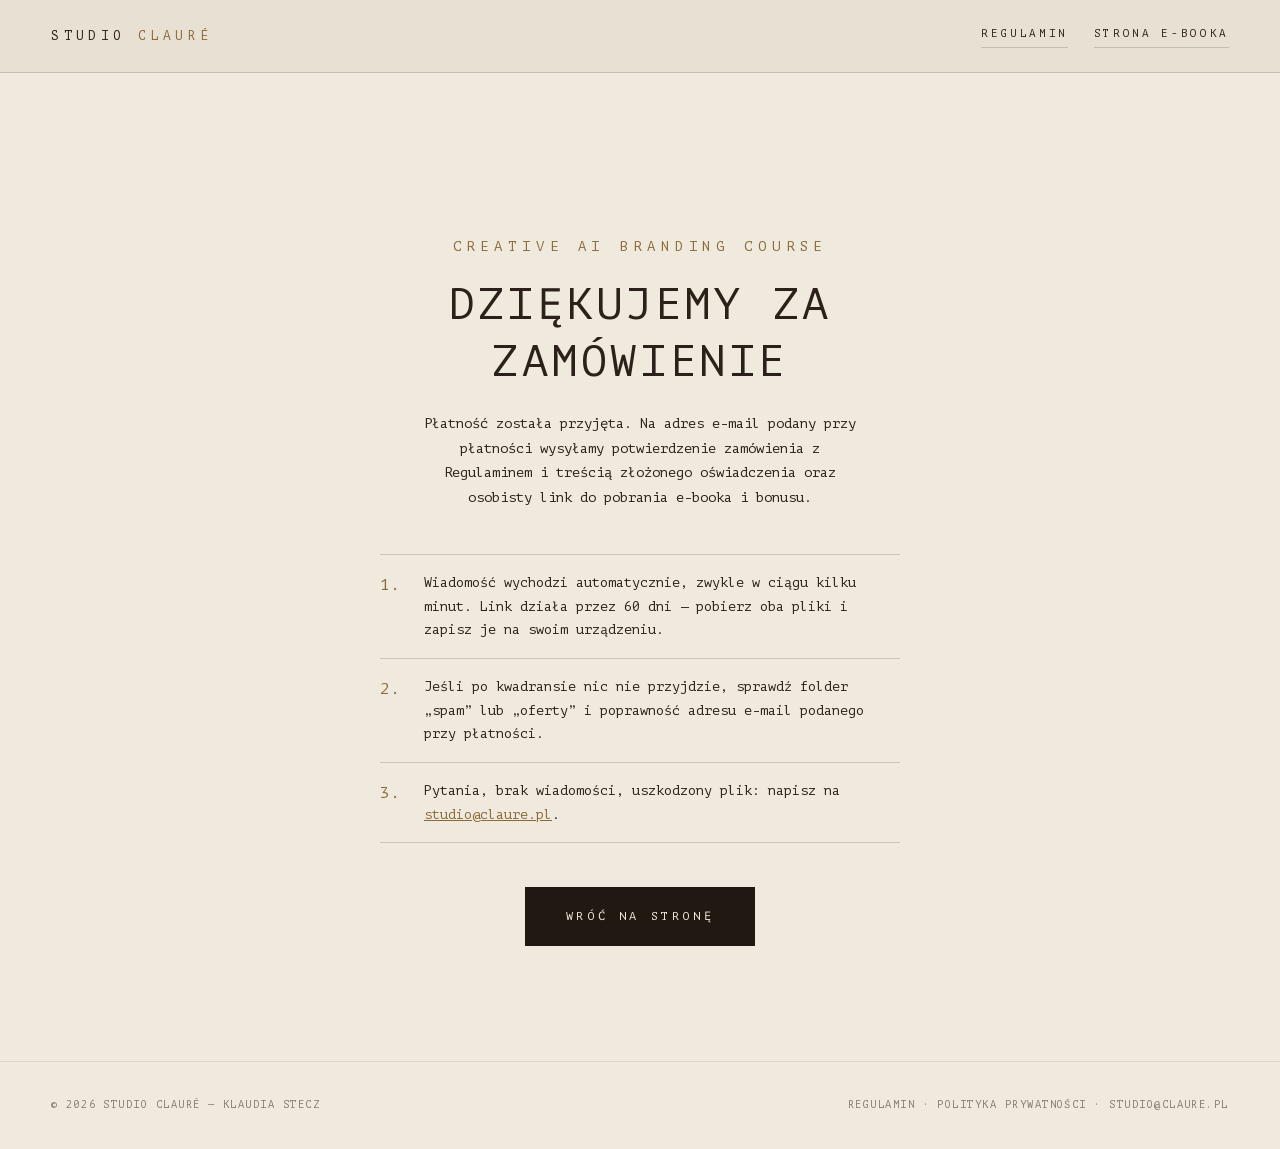
<file: dziekujemy/index.html>
<!doctype html>
<html lang="pl">
<head>
<meta charset="utf-8">
<meta name="viewport" content="width=device-width, initial-scale=1">
<title>Dziękujemy za zamówienie — Studio Clauré</title>
<meta name="description" content="Potwierdzenie zamówienia e-booka Creative AI Branding Course.">
<meta name="robots" content="noindex, nofollow">
<link rel="preload" href="/assets/fonts/PTMono-latin.woff2" as="font" type="font/woff2" crossorigin>
<link rel="stylesheet" href="/assets/doc.css">
<link rel="icon" href="data:image/svg+xml,%3Csvg xmlns='http://www.w3.org/2000/svg' viewBox='0 0 64 64'%3E%3Crect width='64' height='64' fill='%23221812'/%3E%3Ctext x='32' y='44' font-family='Georgia,serif' font-size='36' fill='%23c8a15c' text-anchor='middle'%3EC%3C/text%3E%3C/svg%3E">
</head>
<body>
<header class="top">
  <a class="brand" href="/">Studio <b>Clauré</b></a>
  <nav class="top-nav">
    <a href="/regulamin/">Regulamin</a>
    <a href="/">Strona e-booka</a>
  </nav>
</header>
<main class="thanks">
  <p class="eyebrow">Creative AI Branding Course</p>
  <h1>Dziękujemy za zamówienie</h1>
  <p>Płatność została przyjęta. Na adres e-mail podany przy płatności wysyłamy potwierdzenie zamówienia z Regulaminem i treścią złożonego oświadczenia oraz osobisty link do pobrania e-booka i bonusu.</p>
  <ol class="steps">
    <li>Wiadomość wychodzi automatycznie, zwykle w ciągu kilku minut. Link działa przez 60 dni — pobierz oba pliki i zapisz je na swoim urządzeniu.</li>
    <li>Jeśli po kwadransie nic nie przyjdzie, sprawdź folder „spam” lub „oferty” i poprawność adresu e-mail podanego przy płatności.</li>
    <li>Pytania, brak wiadomości, uszkodzony plik: napisz na <a href="mailto:studio@claure.pl">studio@claure.pl</a>.</li>
  </ol>
  <a class="btn" href="/">Wróć na stronę</a>
</main>
<footer class="foot">
  <span>© 2026 Studio Clauré — Klaudia Stecz</span>
  <span><a href="/regulamin/">Regulamin</a> · <a href="/polityka-prywatnosci/">Polityka prywatności</a> · <a href="mailto:studio@claure.pl">studio@claure.pl</a></span>
</footer>
</body>
</html>
</file>
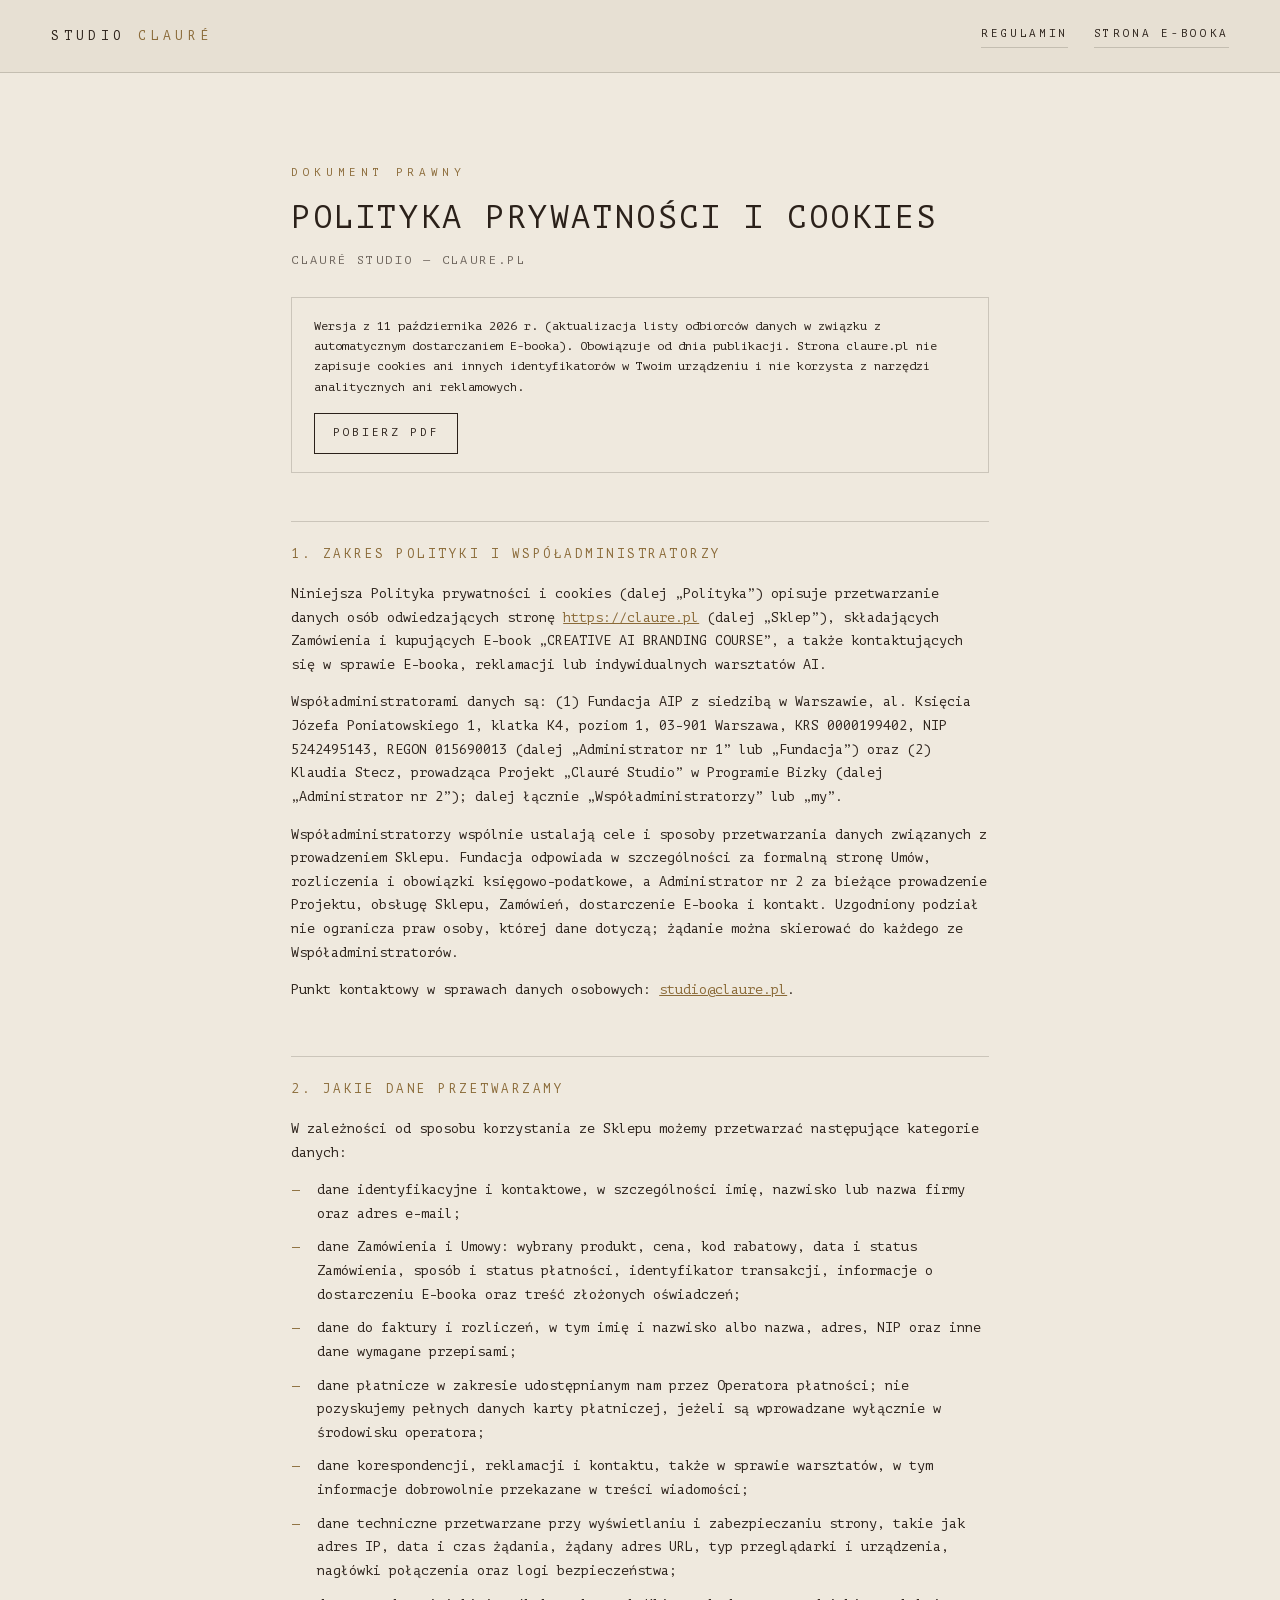
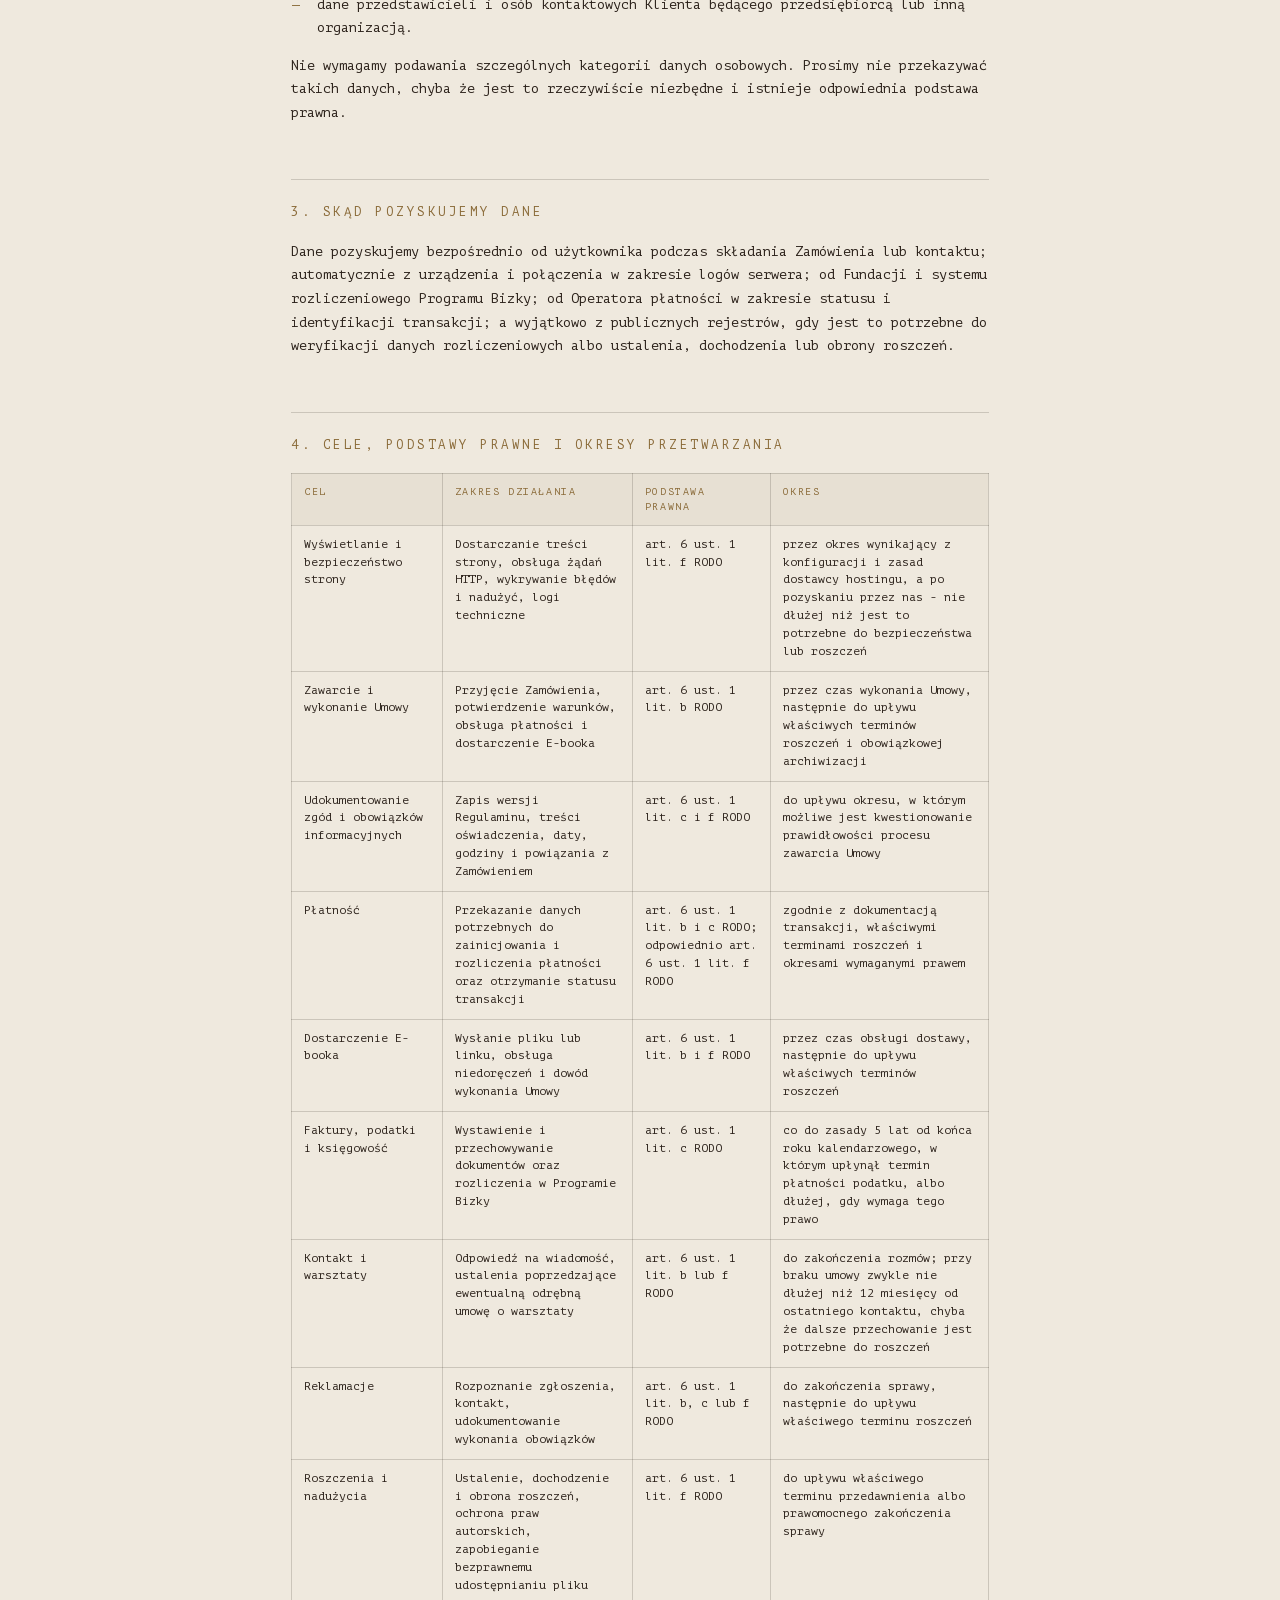
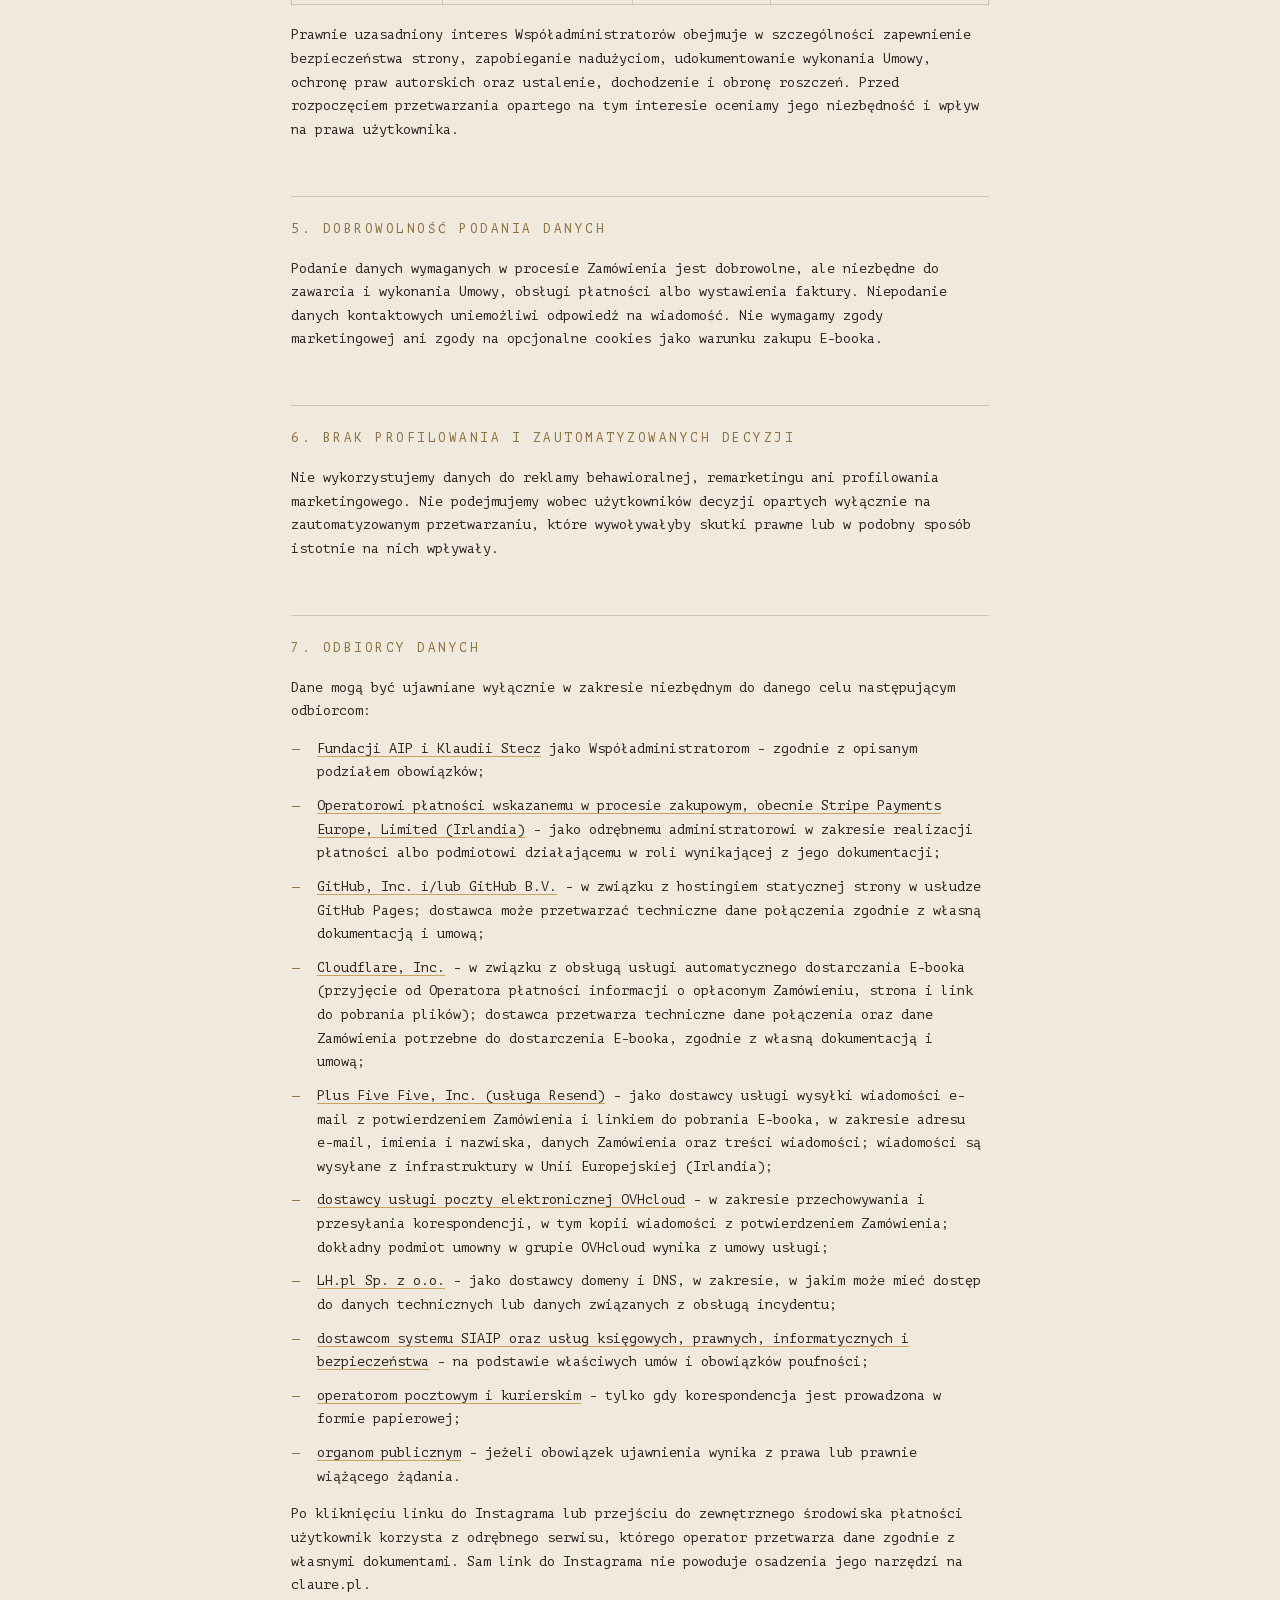
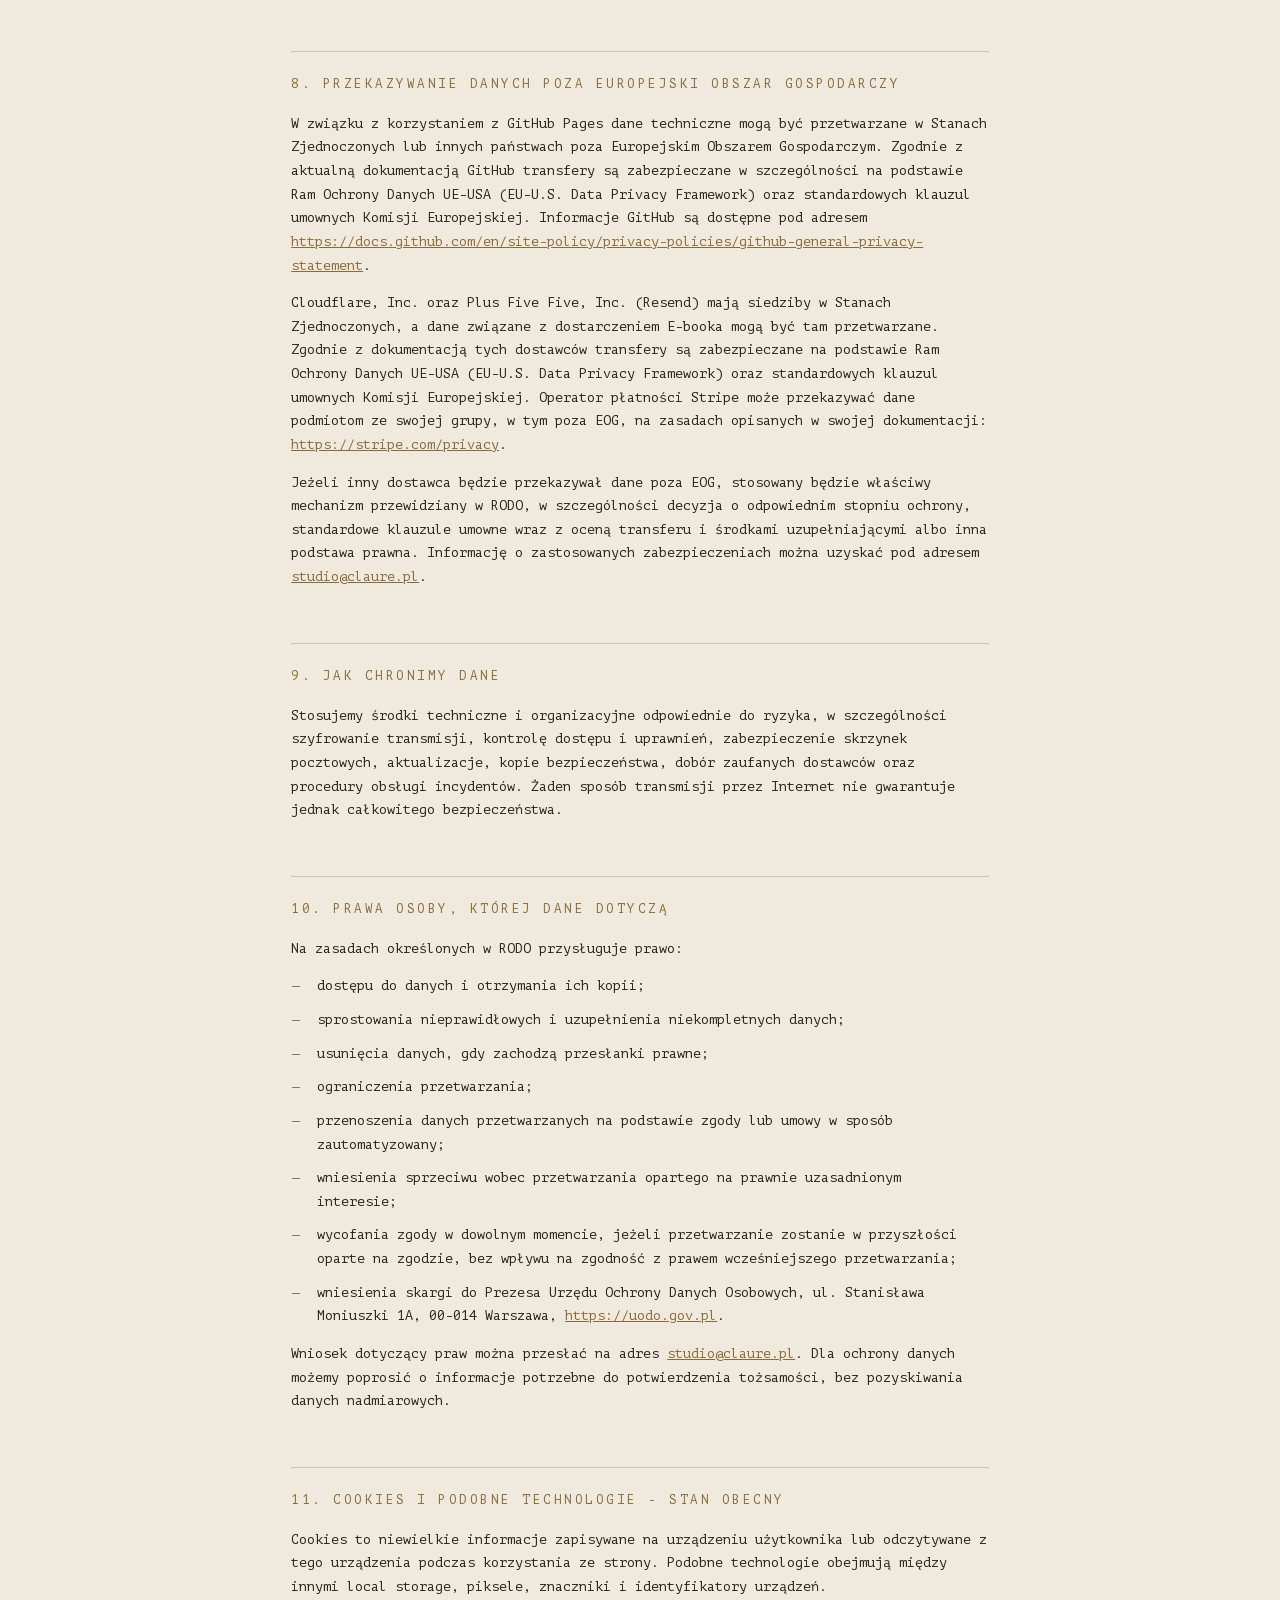
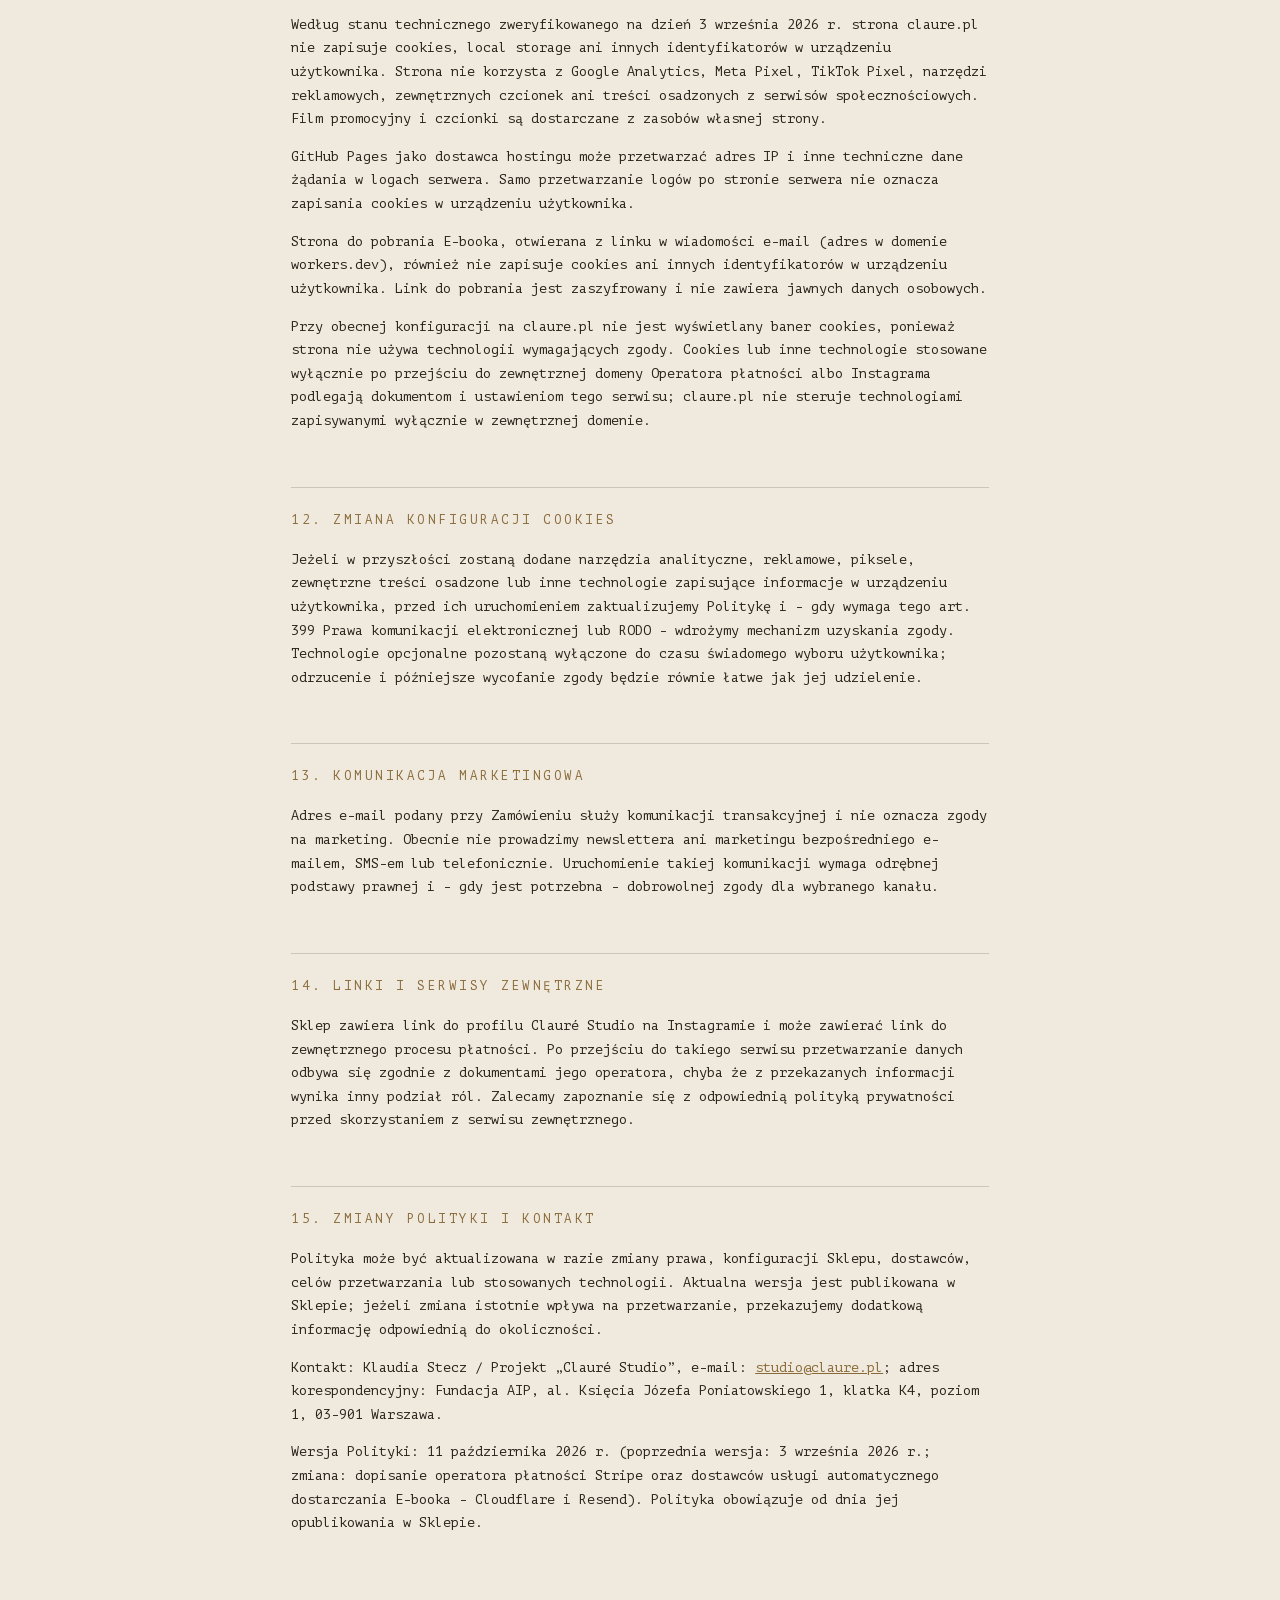
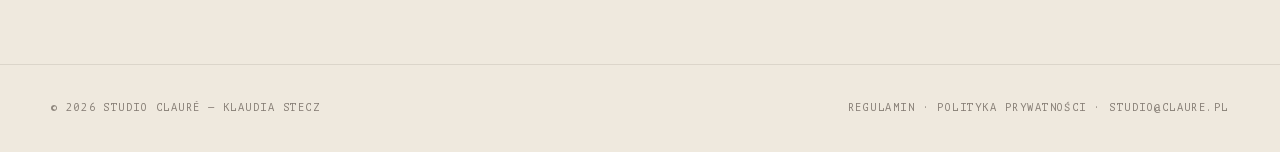
<file: polityka-prywatnosci/index.html>
<!doctype html>
<html lang="pl">
<head>
<meta charset="utf-8">
<meta name="viewport" content="width=device-width, initial-scale=1">
<title>Polityka prywatności i cookies — Studio Clauré</title>
<meta name="description" content="Polityka prywatności i cookies strony claure.pl — współadministratorzy: Fundacja AIP i Klaudia Stecz (Clauré Studio).">
<meta name="robots" content="noindex, follow">
<link rel="preload" href="/assets/fonts/PTMono-latin.woff2" as="font" type="font/woff2" crossorigin>
<link rel="stylesheet" href="/assets/doc.css">
<link rel="icon" href="data:image/svg+xml,%3Csvg xmlns='http://www.w3.org/2000/svg' viewBox='0 0 64 64'%3E%3Crect width='64' height='64' fill='%23221812'/%3E%3Ctext x='32' y='44' font-family='Georgia,serif' font-size='36' fill='%23c8a15c' text-anchor='middle'%3EC%3C/text%3E%3C/svg%3E">
</head>
<body>
<header class="top">
  <a class="brand" href="/">Studio <b>Clauré</b></a>
  <nav class="top-nav">
    <a href="/regulamin/">Regulamin</a>
    <a href="/#kup">Strona e-booka</a>
  </nav>
</header>
<main>
<p class="eyebrow">Dokument prawny</p>
<h1>Polityka prywatności i cookies</h1>
<p class="sub">Clauré Studio — claure.pl</p>
<div class="meta">
  <span>Wersja z 11 października 2026 r. (aktualizacja listy odbiorców danych w związku z automatycznym dostarczaniem E-booka). Obowiązuje od dnia publikacji. Strona claure.pl nie zapisuje cookies ani innych identyfikatorów w Twoim urządzeniu i nie korzysta z narzędzi analitycznych ani reklamowych.</span>
  <a class="dl" href="/polityka-prywatnosci/polityka-prywatnosci-claure-pl.pdf" download>Pobierz PDF</a>
</div>
<h2 id="pkt-1">1. Zakres Polityki i Współadministratorzy</h2>
<p>Niniejsza Polityka prywatności i cookies (dalej „Polityka”) opisuje przetwarzanie danych osób odwiedzających stronę <a href="/">https://claure.pl</a> (dalej „Sklep”), składających Zamówienia i kupujących E-book „CREATIVE AI BRANDING COURSE”, a także kontaktujących się w sprawie E-booka, reklamacji lub indywidualnych warsztatów AI.</p>
<p>Współadministratorami danych są: (1) Fundacja AIP z siedzibą w Warszawie, al. Księcia Józefa Poniatowskiego 1, klatka K4, poziom 1, 03-901 Warszawa, KRS 0000199402, NIP 5242495143, REGON 015690013 (dalej „Administrator nr 1” lub „Fundacja”) oraz (2) Klaudia Stecz, prowadząca Projekt „Clauré Studio” w Programie Bizky (dalej „Administrator nr 2”); dalej łącznie „Współadministratorzy” lub „my”.</p>
<p>Współadministratorzy wspólnie ustalają cele i sposoby przetwarzania danych związanych z prowadzeniem Sklepu. Fundacja odpowiada w szczególności za formalną stronę Umów, rozliczenia i obowiązki księgowo-podatkowe, a Administrator nr 2 za bieżące prowadzenie Projektu, obsługę Sklepu, Zamówień, dostarczenie E-booka i kontakt. Uzgodniony podział nie ogranicza praw osoby, której dane dotyczą; żądanie można skierować do każdego ze Współadministratorów.</p>
<p>Punkt kontaktowy w sprawach danych osobowych: <a href="mailto:studio@claure.pl">studio@claure.pl</a>.</p>
<h2 id="pkt-2">2. Jakie dane przetwarzamy</h2>
<p>W zależności od sposobu korzystania ze Sklepu możemy przetwarzać następujące kategorie danych:</p>
<ul>
<li>dane identyfikacyjne i kontaktowe, w szczególności imię, nazwisko lub nazwa firmy oraz adres e-mail;</li>
<li>dane Zamówienia i Umowy: wybrany produkt, cena, kod rabatowy, data i status Zamówienia, sposób i status płatności, identyfikator transakcji, informacje o dostarczeniu E-booka oraz treść złożonych oświadczeń;</li>
<li>dane do faktury i rozliczeń, w tym imię i nazwisko albo nazwa, adres, NIP oraz inne dane wymagane przepisami;</li>
<li>dane płatnicze w zakresie udostępnianym nam przez Operatora płatności; nie pozyskujemy pełnych danych karty płatniczej, jeżeli są wprowadzane wyłącznie w środowisku operatora;</li>
<li>dane korespondencji, reklamacji i kontaktu, także w sprawie warsztatów, w tym informacje dobrowolnie przekazane w treści wiadomości;</li>
<li>dane techniczne przetwarzane przy wyświetlaniu i zabezpieczaniu strony, takie jak adres IP, data i czas żądania, żądany adres URL, typ przeglądarki i urządzenia, nagłówki połączenia oraz logi bezpieczeństwa;</li>
<li>dane przedstawicieli i osób kontaktowych Klienta będącego przedsiębiorcą lub inną organizacją.</li>
</ul>
<p>Nie wymagamy podawania szczególnych kategorii danych osobowych. Prosimy nie przekazywać takich danych, chyba że jest to rzeczywiście niezbędne i istnieje odpowiednia podstawa prawna.</p>
<h2 id="pkt-3">3. Skąd pozyskujemy dane</h2>
<p>Dane pozyskujemy bezpośrednio od użytkownika podczas składania Zamówienia lub kontaktu; automatycznie z urządzenia i połączenia w zakresie logów serwera; od Fundacji i systemu rozliczeniowego Programu Bizky; od Operatora płatności w zakresie statusu i identyfikacji transakcji; a wyjątkowo z publicznych rejestrów, gdy jest to potrzebne do weryfikacji danych rozliczeniowych albo ustalenia, dochodzenia lub obrony roszczeń.</p>
<h2 id="pkt-4">4. Cele, podstawy prawne i okresy przetwarzania</h2>
<div class="table-wrap"><table>

<thead>
<tr>
<th>Cel</th>
<th>Zakres działania</th>
<th>Podstawa prawna</th>
<th>Okres</th>
</tr>
</thead>
<tbody>
<tr>
<td>Wyświetlanie i bezpieczeństwo strony</td>
<td>Dostarczanie treści strony, obsługa żądań HTTP, wykrywanie błędów i nadużyć, logi techniczne</td>
<td>art. 6 ust. 1 lit. f RODO</td>
<td>przez okres wynikający z konfiguracji i zasad dostawcy hostingu, a po pozyskaniu przez nas - nie dłużej niż jest to potrzebne do bezpieczeństwa lub roszczeń</td>
</tr>
<tr>
<td>Zawarcie i wykonanie Umowy</td>
<td>Przyjęcie Zamówienia, potwierdzenie warunków, obsługa płatności i dostarczenie E-booka</td>
<td>art. 6 ust. 1 lit. b RODO</td>
<td>przez czas wykonania Umowy, następnie do upływu właściwych terminów roszczeń i obowiązkowej archiwizacji</td>
</tr>
<tr>
<td>Udokumentowanie zgód i obowiązków informacyjnych</td>
<td>Zapis wersji Regulaminu, treści oświadczenia, daty, godziny i powiązania z Zamówieniem</td>
<td>art. 6 ust. 1 lit. c i f RODO</td>
<td>do upływu okresu, w którym możliwe jest kwestionowanie prawidłowości procesu zawarcia Umowy</td>
</tr>
<tr>
<td>Płatność</td>
<td>Przekazanie danych potrzebnych do zainicjowania i rozliczenia płatności oraz otrzymanie statusu transakcji</td>
<td>art. 6 ust. 1 lit. b i c RODO; odpowiednio art. 6 ust. 1 lit. f RODO</td>
<td>zgodnie z dokumentacją transakcji, właściwymi terminami roszczeń i okresami wymaganymi prawem</td>
</tr>
<tr>
<td>Dostarczenie E-booka</td>
<td>Wysłanie pliku lub linku, obsługa niedoręczeń i dowód wykonania Umowy</td>
<td>art. 6 ust. 1 lit. b i f RODO</td>
<td>przez czas obsługi dostawy, następnie do upływu właściwych terminów roszczeń</td>
</tr>
<tr>
<td>Faktury, podatki i księgowość</td>
<td>Wystawienie i przechowywanie dokumentów oraz rozliczenia w Programie Bizky</td>
<td>art. 6 ust. 1 lit. c RODO</td>
<td>co do zasady 5 lat od końca roku kalendarzowego, w którym upłynął termin płatności podatku, albo dłużej, gdy wymaga tego prawo</td>
</tr>
<tr>
<td>Kontakt i warsztaty</td>
<td>Odpowiedź na wiadomość, ustalenia poprzedzające ewentualną odrębną umowę o warsztaty</td>
<td>art. 6 ust. 1 lit. b lub f RODO</td>
<td>do zakończenia rozmów; przy braku umowy zwykle nie dłużej niż 12 miesięcy od ostatniego kontaktu, chyba że dalsze przechowanie jest potrzebne do roszczeń</td>
</tr>
<tr>
<td>Reklamacje</td>
<td>Rozpoznanie zgłoszenia, kontakt, udokumentowanie wykonania obowiązków</td>
<td>art. 6 ust. 1 lit. b, c lub f RODO</td>
<td>do zakończenia sprawy, następnie do upływu właściwego terminu roszczeń</td>
</tr>
<tr>
<td>Roszczenia i nadużycia</td>
<td>Ustalenie, dochodzenie i obrona roszczeń, ochrona praw autorskich, zapobieganie bezprawnemu udostępnianiu pliku</td>
<td>art. 6 ust. 1 lit. f RODO</td>
<td>do upływu właściwego terminu przedawnienia albo prawomocnego zakończenia sprawy</td>
</tr>
</tbody>
</table></div>
<p>Prawnie uzasadniony interes Współadministratorów obejmuje w szczególności zapewnienie bezpieczeństwa strony, zapobieganie nadużyciom, udokumentowanie wykonania Umowy, ochronę praw autorskich oraz ustalenie, dochodzenie i obronę roszczeń. Przed rozpoczęciem przetwarzania opartego na tym interesie oceniamy jego niezbędność i wpływ na prawa użytkownika.</p>
<h2 id="pkt-5">5. Dobrowolność podania danych</h2>
<p>Podanie danych wymaganych w procesie Zamówienia jest dobrowolne, ale niezbędne do zawarcia i wykonania Umowy, obsługi płatności albo wystawienia faktury. Niepodanie danych kontaktowych uniemożliwi odpowiedź na wiadomość. Nie wymagamy zgody marketingowej ani zgody na opcjonalne cookies jako warunku zakupu E-booka.</p>
<h2 id="pkt-6">6. Brak profilowania i zautomatyzowanych decyzji</h2>
<p>Nie wykorzystujemy danych do reklamy behawioralnej, remarketingu ani profilowania marketingowego. Nie podejmujemy wobec użytkowników decyzji opartych wyłącznie na zautomatyzowanym przetwarzaniu, które wywoływałyby skutki prawne lub w podobny sposób istotnie na nich wpływały.</p>
<h2 id="pkt-7">7. Odbiorcy danych</h2>
<p>Dane mogą być ujawniane wyłącznie w zakresie niezbędnym do danego celu następującym odbiorcom:</p>
<ul>
<li><strong>Fundacji AIP i Klaudii Stecz</strong> jako Współadministratorom - zgodnie z opisanym podziałem obowiązków;</li>
<li><strong>Operatorowi płatności wskazanemu w procesie zakupowym, obecnie Stripe Payments Europe, Limited (Irlandia)</strong> - jako odrębnemu administratorowi w zakresie realizacji płatności albo podmiotowi działającemu w roli wynikającej z jego dokumentacji;</li>
<li><strong>GitHub, Inc. i/lub GitHub B.V.</strong> - w związku z hostingiem statycznej strony w usłudze GitHub Pages; dostawca może przetwarzać techniczne dane połączenia zgodnie z własną dokumentacją i umową;</li>
<li><strong>Cloudflare, Inc.</strong> - w związku z obsługą usługi automatycznego dostarczania E-booka (przyjęcie od Operatora płatności informacji o opłaconym Zamówieniu, strona i link do pobrania plików); dostawca przetwarza techniczne dane połączenia oraz dane Zamówienia potrzebne do dostarczenia E-booka, zgodnie z własną dokumentacją i umową;</li>
<li><strong>Plus Five Five, Inc. (usługa Resend)</strong> - jako dostawcy usługi wysyłki wiadomości e-mail z potwierdzeniem Zamówienia i linkiem do pobrania E-booka, w zakresie adresu e-mail, imienia i nazwiska, danych Zamówienia oraz treści wiadomości; wiadomości są wysyłane z infrastruktury w Unii Europejskiej (Irlandia);</li>
<li><strong>dostawcy usługi poczty elektronicznej OVHcloud</strong> - w zakresie przechowywania i przesyłania korespondencji, w tym kopii wiadomości z potwierdzeniem Zamówienia; dokładny podmiot umowny w grupie OVHcloud wynika z umowy usługi;</li>
<li><strong>LH.pl Sp. z o.o.</strong> - jako dostawcy domeny i DNS, w zakresie, w jakim może mieć dostęp do danych technicznych lub danych związanych z obsługą incydentu;</li>
<li><strong>dostawcom systemu SIAIP oraz usług księgowych, prawnych, informatycznych i bezpieczeństwa</strong> - na podstawie właściwych umów i obowiązków poufności;</li>
<li><strong>operatorom pocztowym i kurierskim</strong> - tylko gdy korespondencja jest prowadzona w formie papierowej;</li>
<li><strong>organom publicznym</strong> - jeżeli obowiązek ujawnienia wynika z prawa lub prawnie wiążącego żądania.</li>
</ul>
<p>Po kliknięciu linku do Instagrama lub przejściu do zewnętrznego środowiska płatności użytkownik korzysta z odrębnego serwisu, którego operator przetwarza dane zgodnie z własnymi dokumentami. Sam link do Instagrama nie powoduje osadzenia jego narzędzi na claure.pl.</p>
<h2 id="pkt-8">8. Przekazywanie danych poza Europejski Obszar Gospodarczy</h2>
<p>W związku z korzystaniem z GitHub Pages dane techniczne mogą być przetwarzane w Stanach Zjednoczonych lub innych państwach poza Europejskim Obszarem Gospodarczym. Zgodnie z aktualną dokumentacją GitHub transfery są zabezpieczane w szczególności na podstawie Ram Ochrony Danych UE-USA (EU-U.S. Data Privacy Framework) oraz standardowych klauzul umownych Komisji Europejskiej. Informacje GitHub są dostępne pod adresem <a href="https://docs.github.com/en/site-policy/privacy-policies/github-general-privacy-statement">https://docs.github.com/en/site-policy/privacy-policies/github-general-privacy-statement</a>.</p>
<p>Cloudflare, Inc. oraz Plus Five Five, Inc. (Resend) mają siedziby w Stanach Zjednoczonych, a dane związane z dostarczeniem E-booka mogą być tam przetwarzane. Zgodnie z dokumentacją tych dostawców transfery są zabezpieczane na podstawie Ram Ochrony Danych UE-USA (EU-U.S. Data Privacy Framework) oraz standardowych klauzul umownych Komisji Europejskiej. Operator płatności Stripe może przekazywać dane podmiotom ze swojej grupy, w tym poza EOG, na zasadach opisanych w swojej dokumentacji: <a href="https://stripe.com/privacy">https://stripe.com/privacy</a>.</p>
<p>Jeżeli inny dostawca będzie przekazywał dane poza EOG, stosowany będzie właściwy mechanizm przewidziany w RODO, w szczególności decyzja o odpowiednim stopniu ochrony, standardowe klauzule umowne wraz z oceną transferu i środkami uzupełniającymi albo inna podstawa prawna. Informację o zastosowanych zabezpieczeniach można uzyskać pod adresem <a href="mailto:studio@claure.pl">studio@claure.pl</a>.</p>
<h2 id="pkt-9">9. Jak chronimy dane</h2>
<p>Stosujemy środki techniczne i organizacyjne odpowiednie do ryzyka, w szczególności szyfrowanie transmisji, kontrolę dostępu i uprawnień, zabezpieczenie skrzynek pocztowych, aktualizacje, kopie bezpieczeństwa, dobór zaufanych dostawców oraz procedury obsługi incydentów. Żaden sposób transmisji przez Internet nie gwarantuje jednak całkowitego bezpieczeństwa.</p>
<h2 id="pkt-10">10. Prawa osoby, której dane dotyczą</h2>
<p>Na zasadach określonych w RODO przysługuje prawo:</p>
<ul>
<li>dostępu do danych i otrzymania ich kopii;</li>
<li>sprostowania nieprawidłowych i uzupełnienia niekompletnych danych;</li>
<li>usunięcia danych, gdy zachodzą przesłanki prawne;</li>
<li>ograniczenia przetwarzania;</li>
<li>przenoszenia danych przetwarzanych na podstawie zgody lub umowy w sposób zautomatyzowany;</li>
<li>wniesienia sprzeciwu wobec przetwarzania opartego na prawnie uzasadnionym interesie;</li>
<li>wycofania zgody w dowolnym momencie, jeżeli przetwarzanie zostanie w przyszłości oparte na zgodzie, bez wpływu na zgodność z prawem wcześniejszego przetwarzania;</li>
<li>wniesienia skargi do Prezesa Urzędu Ochrony Danych Osobowych, ul. Stanisława Moniuszki 1A, 00-014 Warszawa, <a href="https://uodo.gov.pl">https://uodo.gov.pl</a>.</li>
</ul>
<p>Wniosek dotyczący praw można przesłać na adres <a href="mailto:studio@claure.pl">studio@claure.pl</a>. Dla ochrony danych możemy poprosić o informacje potrzebne do potwierdzenia tożsamości, bez pozyskiwania danych nadmiarowych.</p>
<h2 id="pkt-11">11. Cookies i podobne technologie - stan obecny</h2>
<p>Cookies to niewielkie informacje zapisywane na urządzeniu użytkownika lub odczytywane z tego urządzenia podczas korzystania ze strony. Podobne technologie obejmują między innymi local storage, piksele, znaczniki i identyfikatory urządzeń.</p>
<p>Według stanu technicznego zweryfikowanego na dzień 3 września 2026 r. strona claure.pl nie zapisuje cookies, local storage ani innych identyfikatorów w urządzeniu użytkownika. Strona nie korzysta z Google Analytics, Meta Pixel, TikTok Pixel, narzędzi reklamowych, zewnętrznych czcionek ani treści osadzonych z serwisów społecznościowych. Film promocyjny i czcionki są dostarczane z zasobów własnej strony.</p>
<p>GitHub Pages jako dostawca hostingu może przetwarzać adres IP i inne techniczne dane żądania w logach serwera. Samo przetwarzanie logów po stronie serwera nie oznacza zapisania cookies w urządzeniu użytkownika.</p>
<p>Strona do pobrania E-booka, otwierana z linku w wiadomości e-mail (adres w domenie workers.dev), również nie zapisuje cookies ani innych identyfikatorów w urządzeniu użytkownika. Link do pobrania jest zaszyfrowany i nie zawiera jawnych danych osobowych.</p>
<p>Przy obecnej konfiguracji na claure.pl nie jest wyświetlany baner cookies, ponieważ strona nie używa technologii wymagających zgody. Cookies lub inne technologie stosowane wyłącznie po przejściu do zewnętrznej domeny Operatora płatności albo Instagrama podlegają dokumentom i ustawieniom tego serwisu; claure.pl nie steruje technologiami zapisywanymi wyłącznie w zewnętrznej domenie.</p>
<h2 id="pkt-12">12. Zmiana konfiguracji cookies</h2>
<p>Jeżeli w przyszłości zostaną dodane narzędzia analityczne, reklamowe, piksele, zewnętrzne treści osadzone lub inne technologie zapisujące informacje w urządzeniu użytkownika, przed ich uruchomieniem zaktualizujemy Politykę i - gdy wymaga tego art. 399 Prawa komunikacji elektronicznej lub RODO - wdrożymy mechanizm uzyskania zgody. Technologie opcjonalne pozostaną wyłączone do czasu świadomego wyboru użytkownika; odrzucenie i późniejsze wycofanie zgody będzie równie łatwe jak jej udzielenie.</p>
<h2 id="pkt-13">13. Komunikacja marketingowa</h2>
<p>Adres e-mail podany przy Zamówieniu służy komunikacji transakcyjnej i nie oznacza zgody na marketing. Obecnie nie prowadzimy newslettera ani marketingu bezpośredniego e-mailem, SMS-em lub telefonicznie. Uruchomienie takiej komunikacji wymaga odrębnej podstawy prawnej i - gdy jest potrzebna - dobrowolnej zgody dla wybranego kanału.</p>
<h2 id="pkt-14">14. Linki i serwisy zewnętrzne</h2>
<p>Sklep zawiera link do profilu Clauré Studio na Instagramie i może zawierać link do zewnętrznego procesu płatności. Po przejściu do takiego serwisu przetwarzanie danych odbywa się zgodnie z dokumentami jego operatora, chyba że z przekazanych informacji wynika inny podział ról. Zalecamy zapoznanie się z odpowiednią polityką prywatności przed skorzystaniem z serwisu zewnętrznego.</p>
<h2 id="pkt-15">15. Zmiany Polityki i kontakt</h2>
<p>Polityka może być aktualizowana w razie zmiany prawa, konfiguracji Sklepu, dostawców, celów przetwarzania lub stosowanych technologii. Aktualna wersja jest publikowana w Sklepie; jeżeli zmiana istotnie wpływa na przetwarzanie, przekazujemy dodatkową informację odpowiednią do okoliczności.</p>
<p>Kontakt: Klaudia Stecz / Projekt „Clauré Studio”, e-mail: <a href="mailto:studio@claure.pl">studio@claure.pl</a>; adres korespondencyjny: Fundacja AIP, al. Księcia Józefa Poniatowskiego 1, klatka K4, poziom 1, 03-901 Warszawa.</p>
<p>Wersja Polityki: 11 października 2026 r. (poprzednia wersja: 3 września 2026 r.; zmiana: dopisanie operatora płatności Stripe oraz dostawców usługi automatycznego dostarczania E-booka - Cloudflare i Resend). Polityka obowiązuje od dnia jej opublikowania w Sklepie.</p>
</main>
<footer class="foot">
  <span>© 2026 Studio Clauré — Klaudia Stecz</span>
  <span><a href="/regulamin/">Regulamin</a> · <a href="/polityka-prywatnosci/">Polityka prywatności</a> · <a href="mailto:studio@claure.pl">studio@claure.pl</a></span>
</footer>
</body>
</html>
</file>
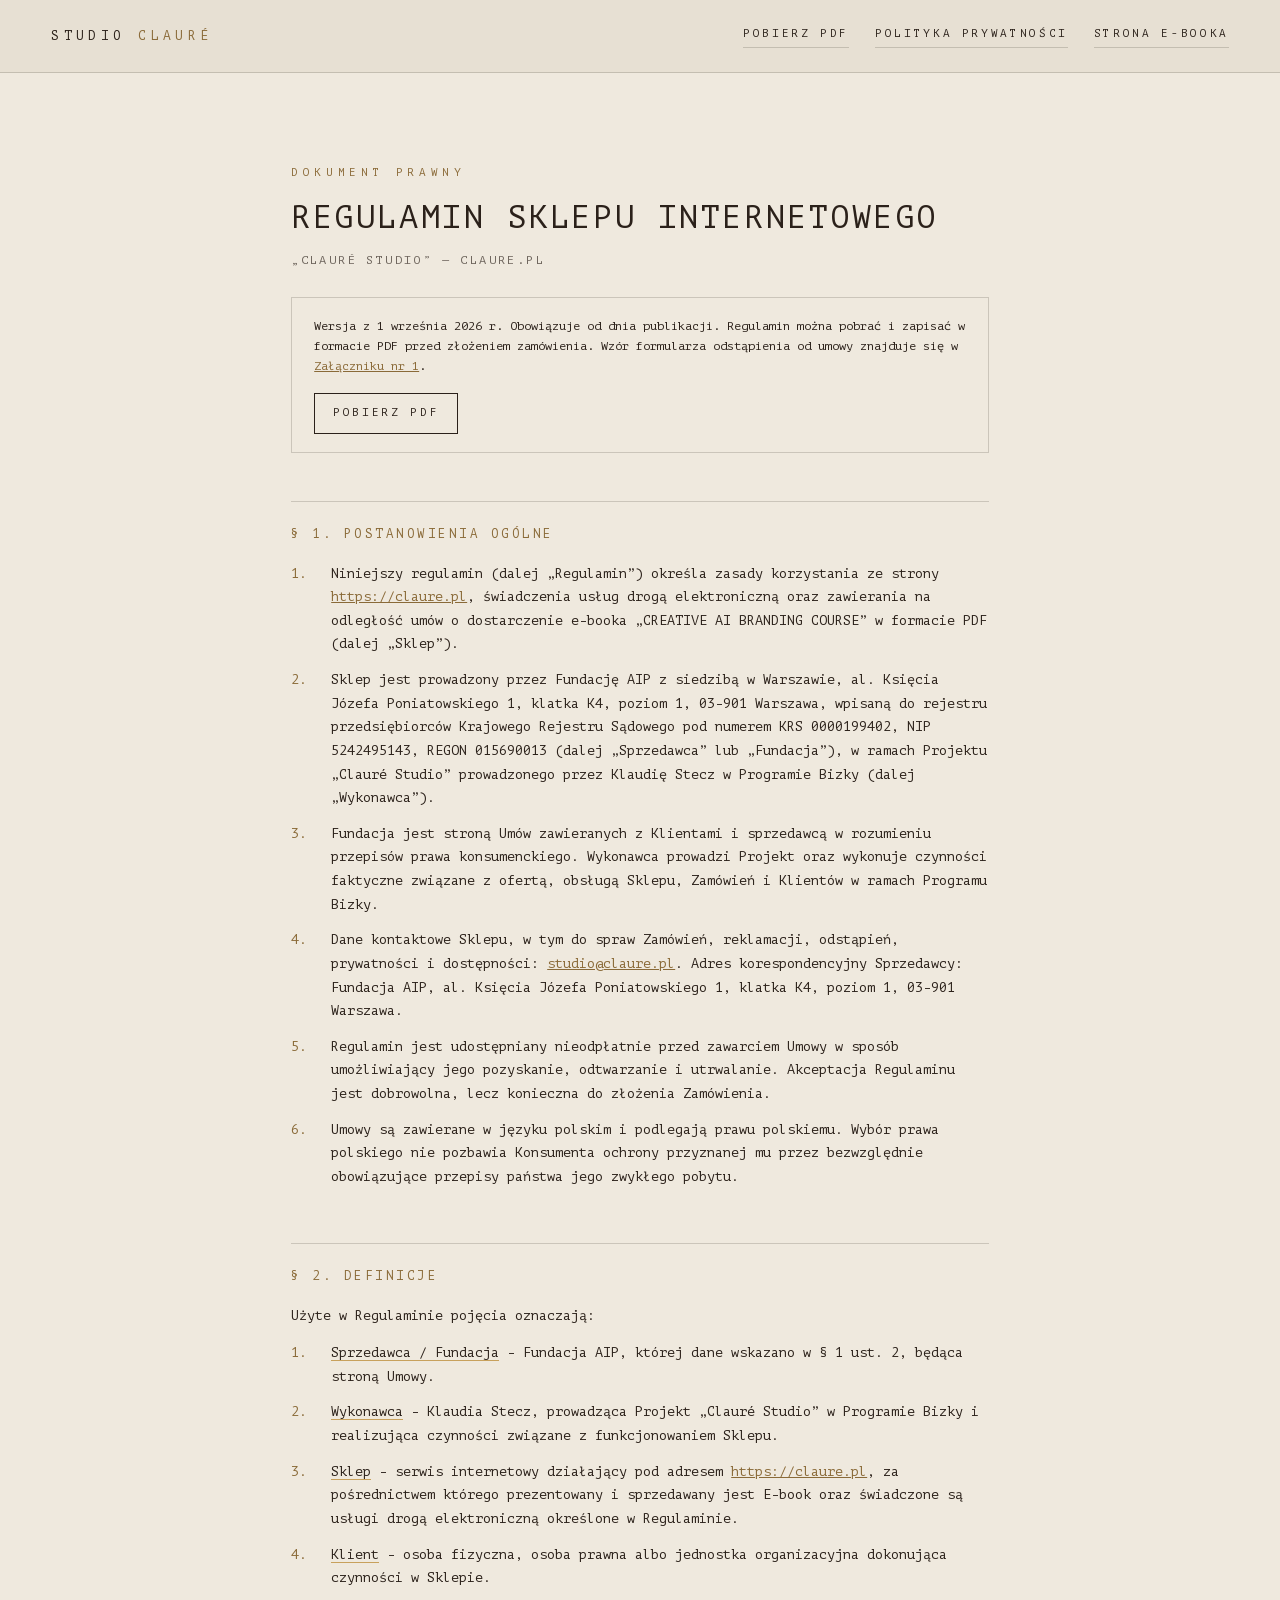
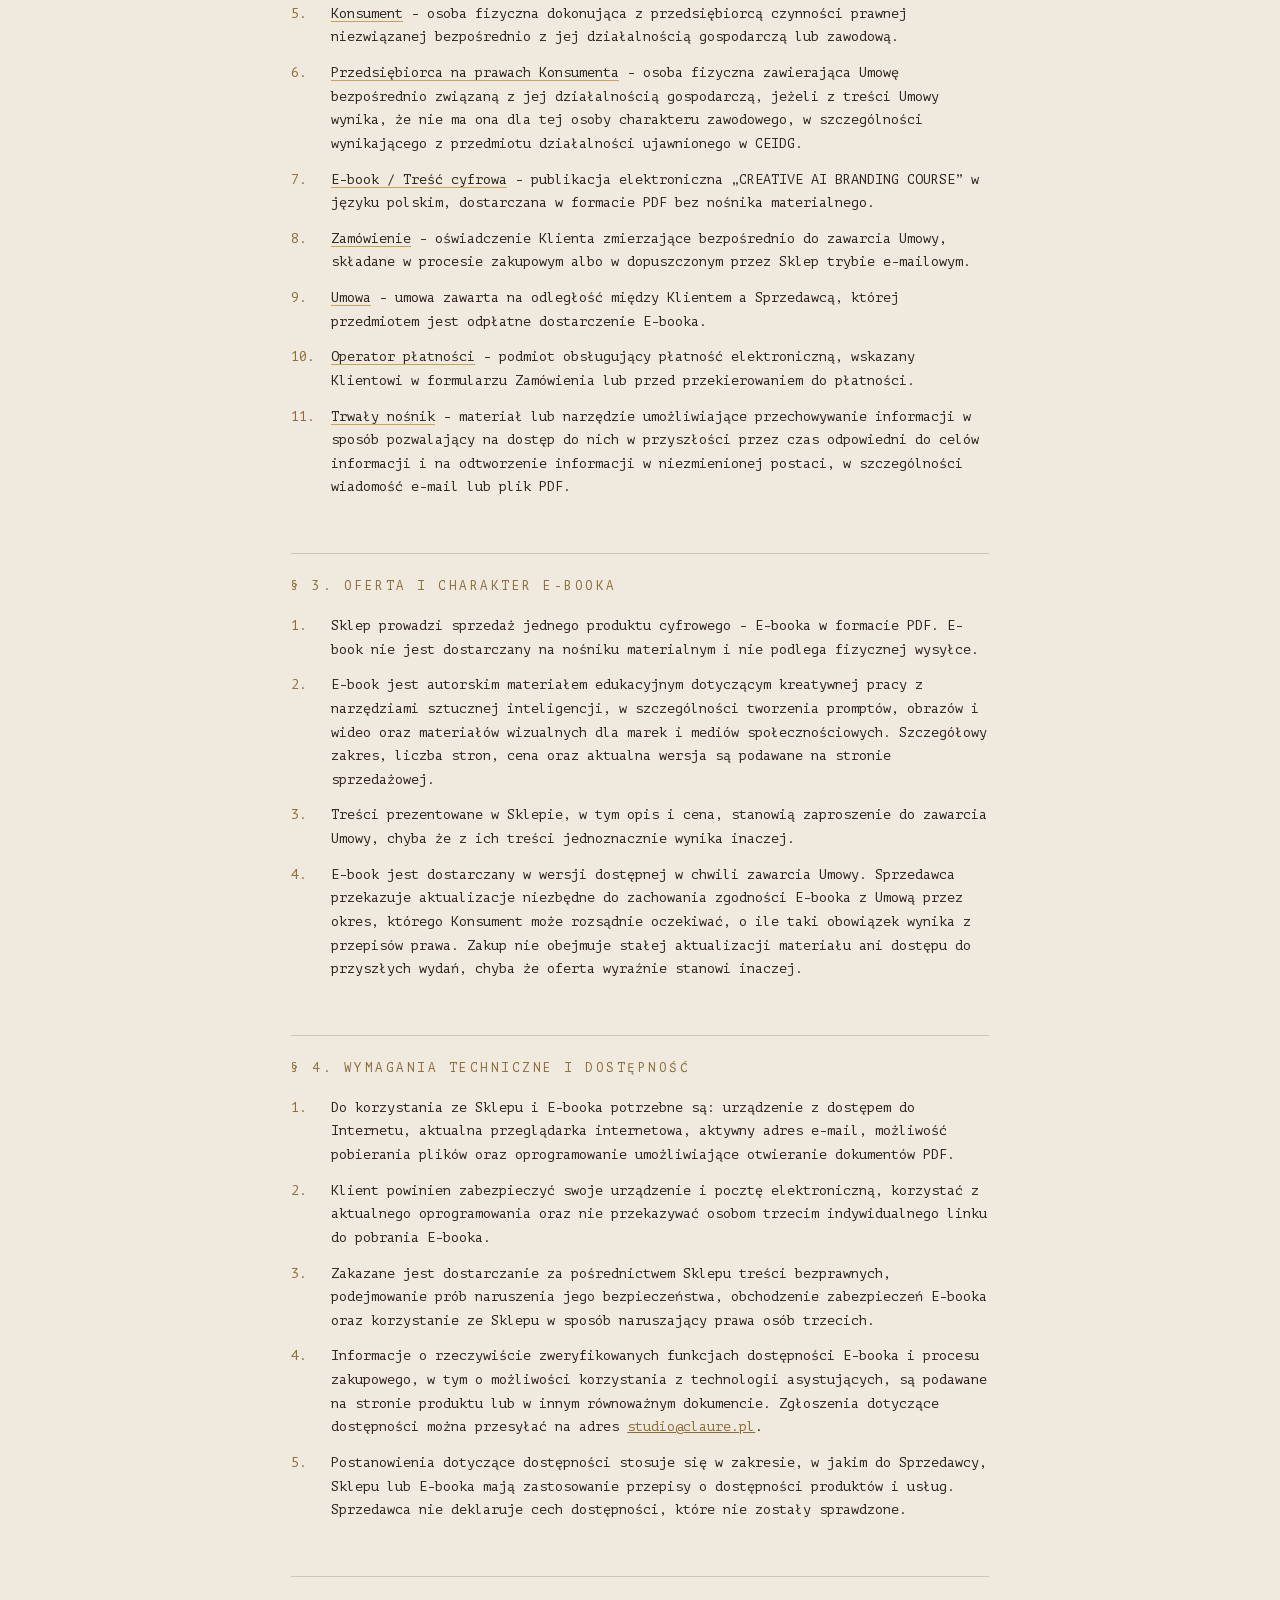
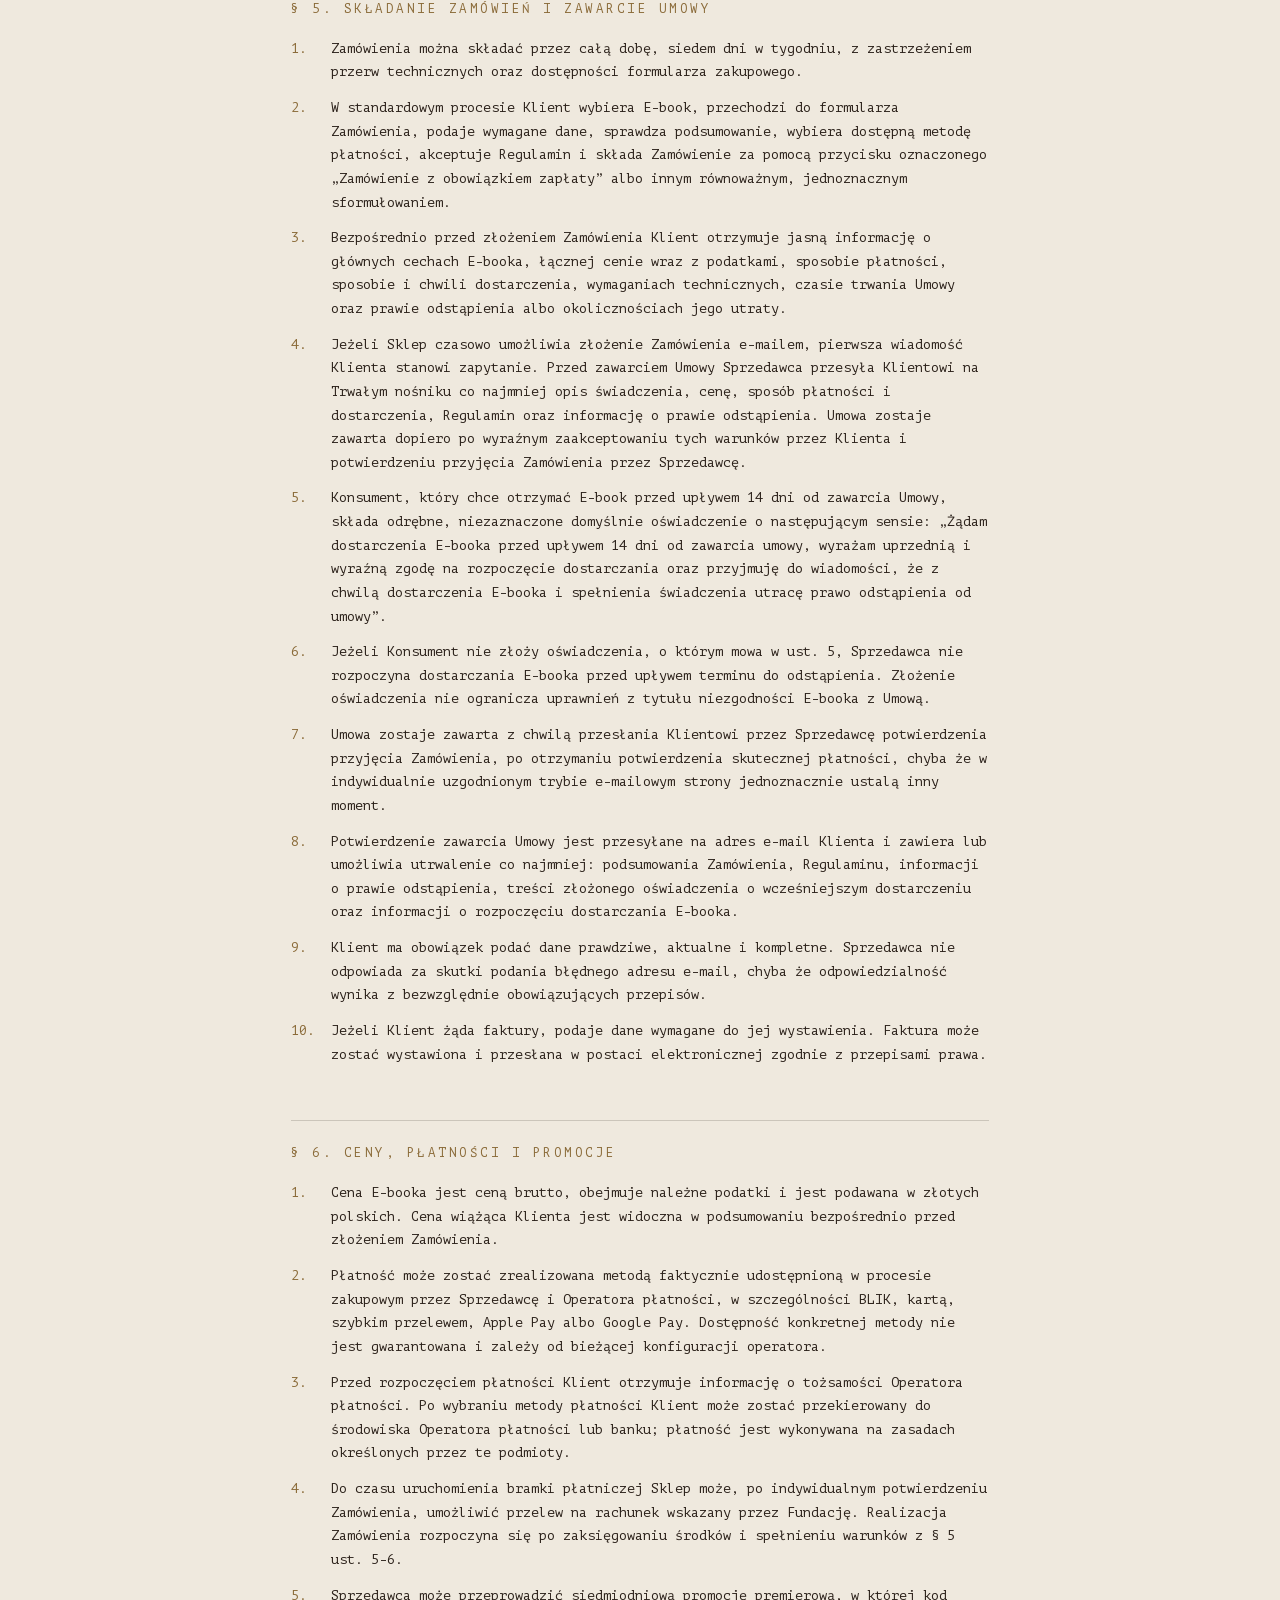
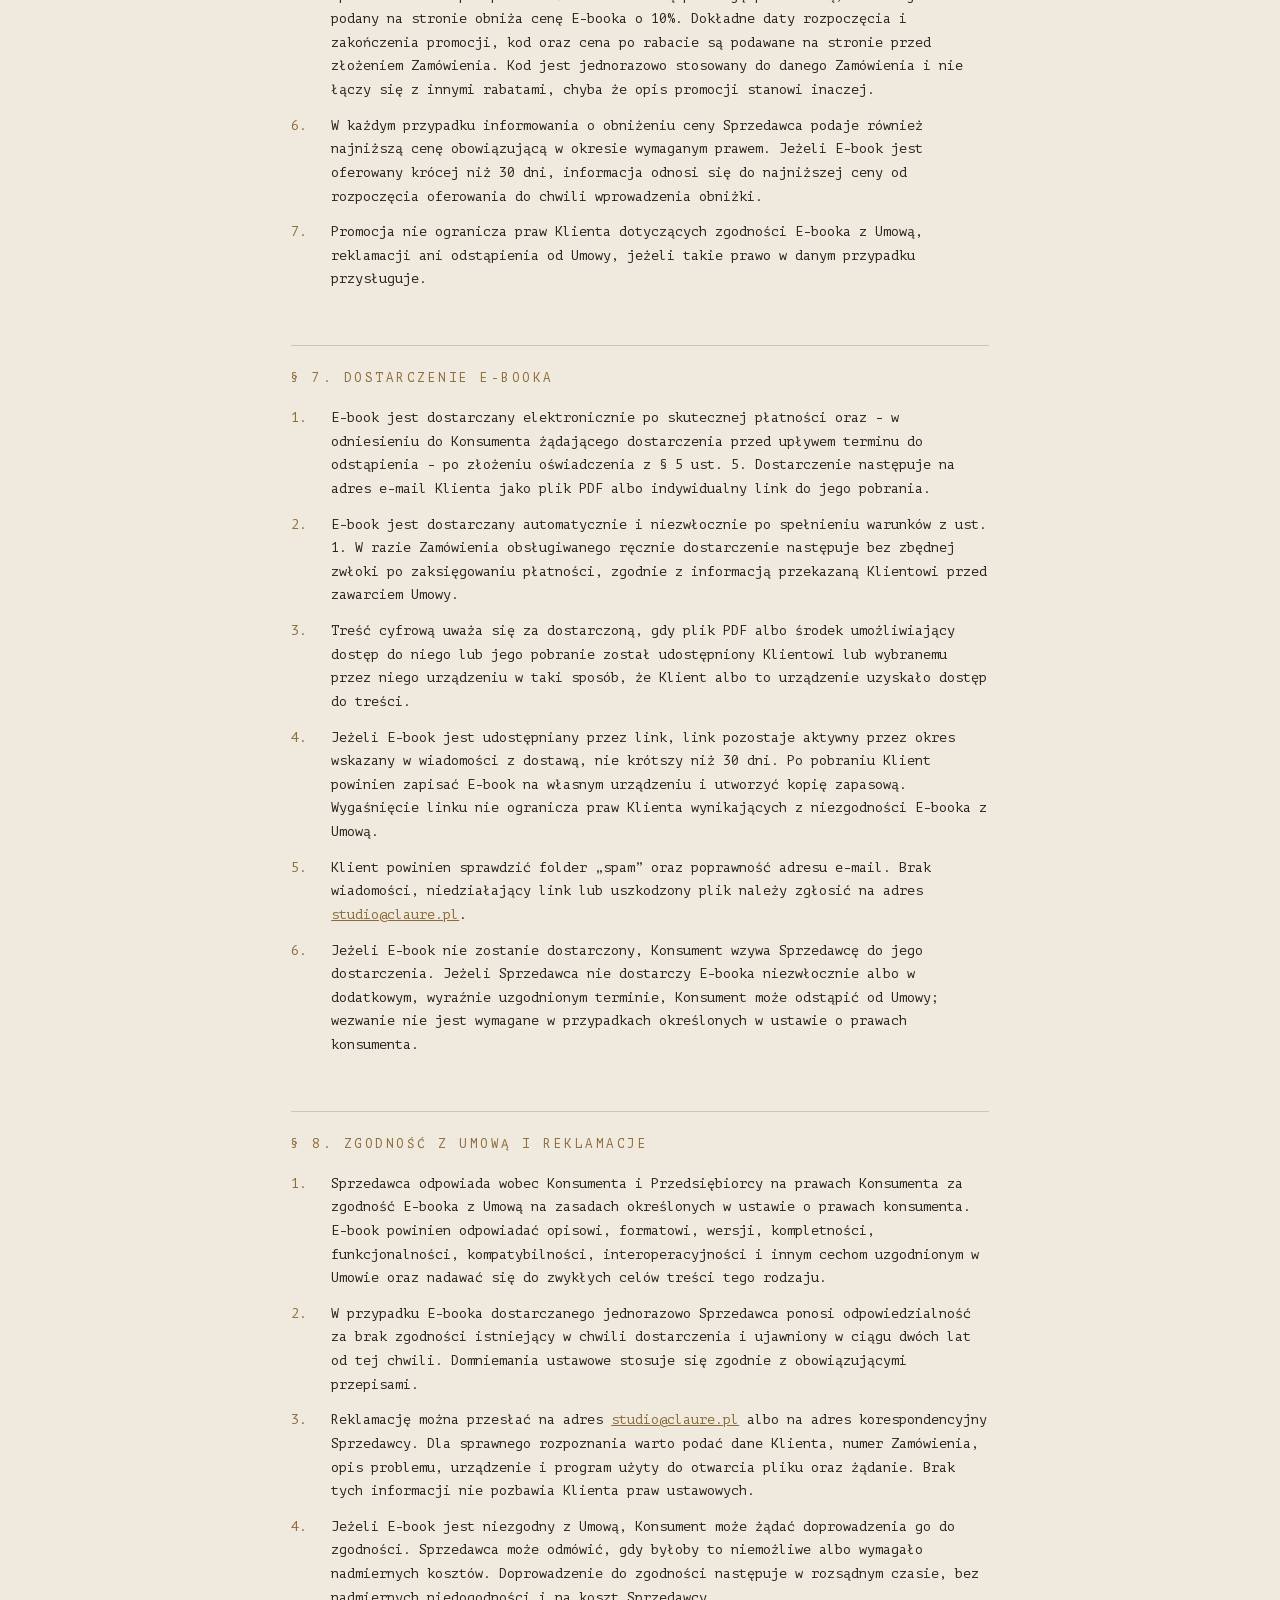
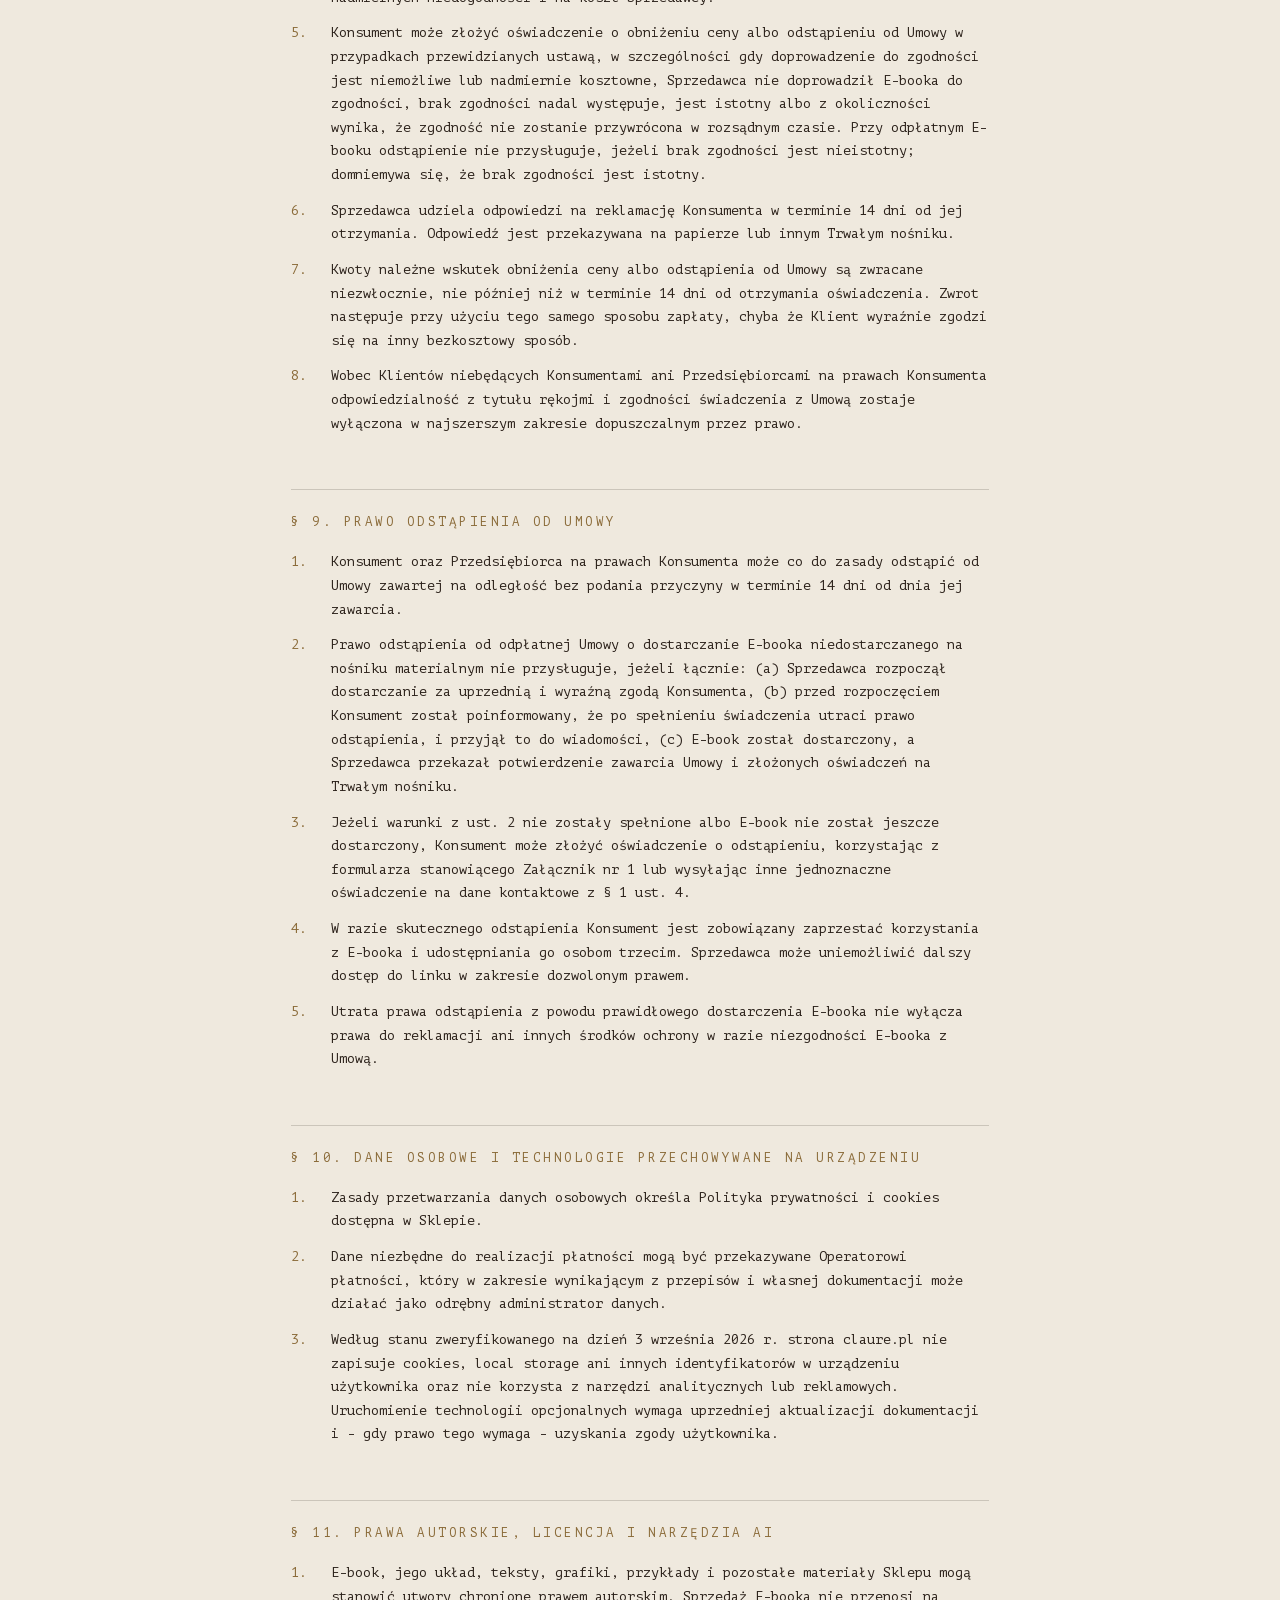
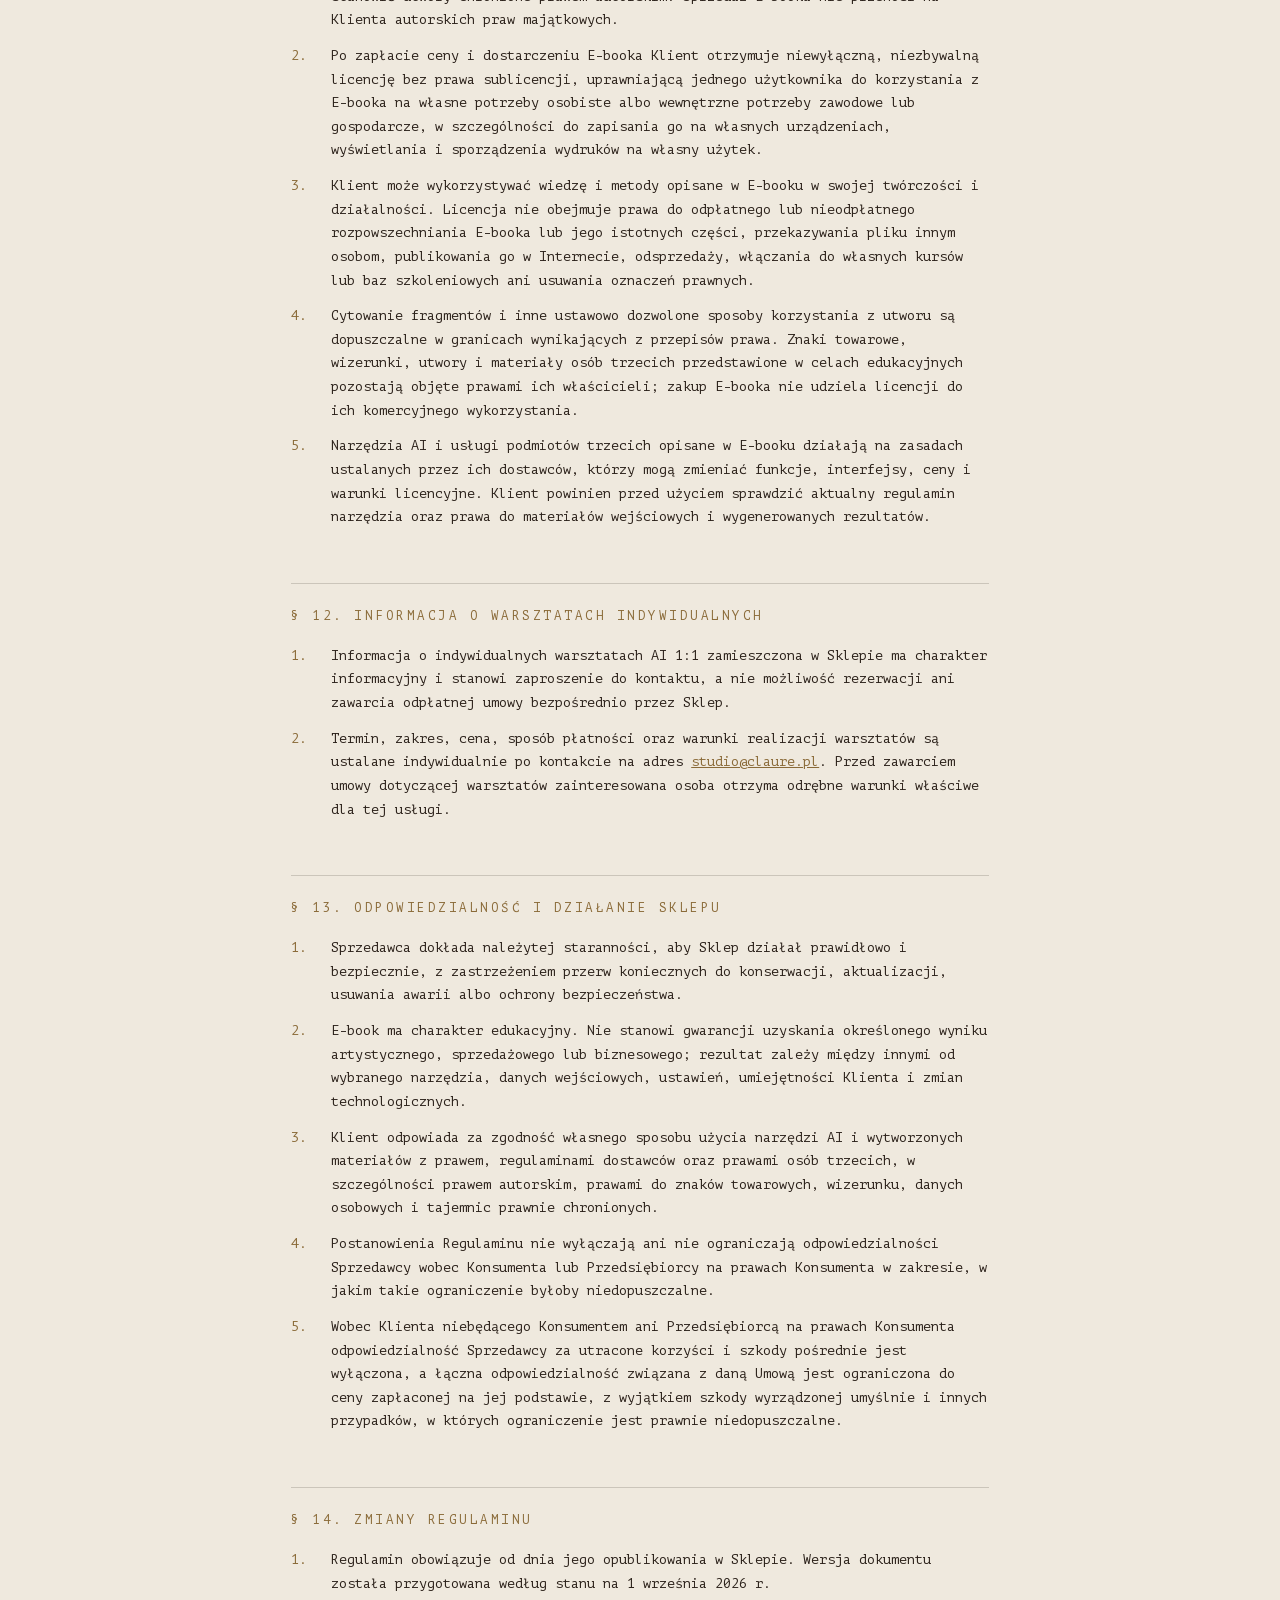
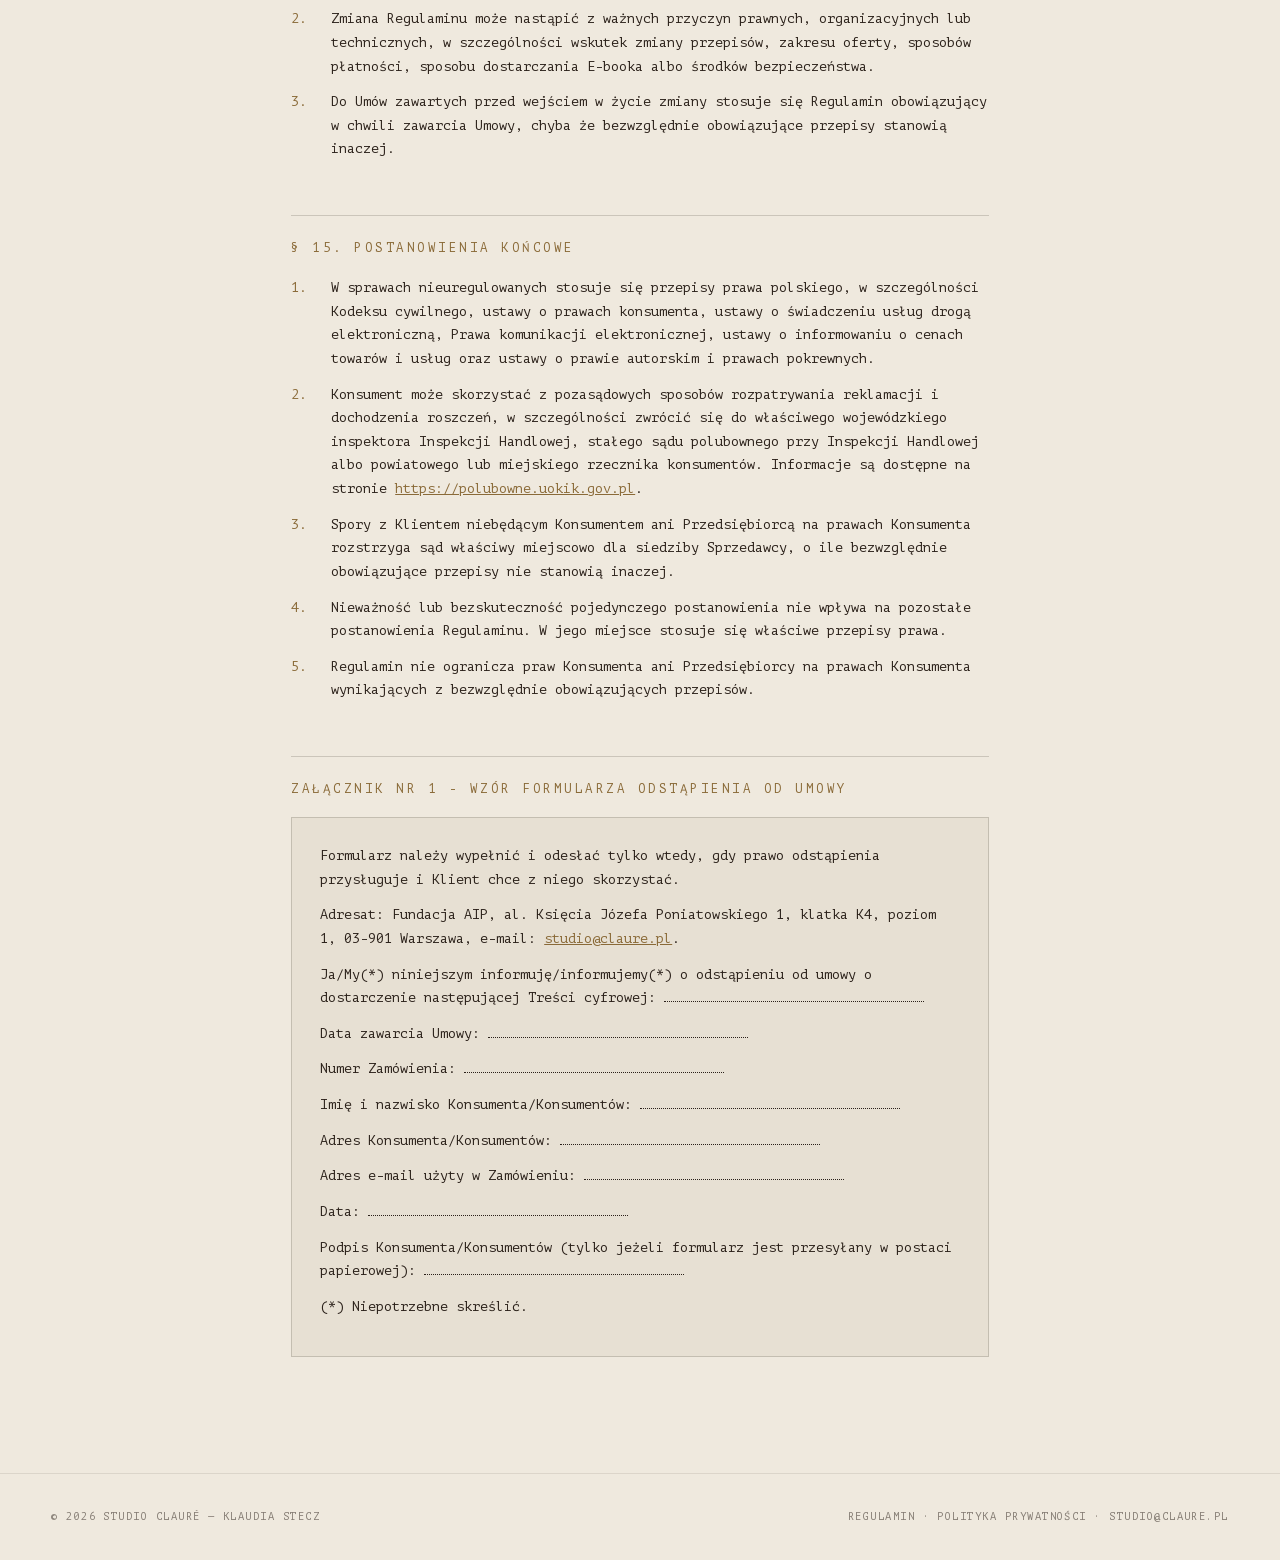
<file: regulamin/index.html>
<!doctype html>
<html lang="pl">
<head>
<meta charset="utf-8">
<meta name="viewport" content="width=device-width, initial-scale=1">
<title>Regulamin sklepu — Studio Clauré</title>
<meta name="description" content="Regulamin sprzedaży e-booka „Creative AI Branding Course” na claure.pl. Sprzedawca: Fundacja AIP w ramach projektu Clauré Studio (Klaudia Stecz) w Programie Bizky.">
<meta name="robots" content="noindex, follow">
<link rel="preload" href="/assets/fonts/PTMono-latin.woff2" as="font" type="font/woff2" crossorigin>
<link rel="stylesheet" href="/assets/doc.css">
<link rel="icon" href="data:image/svg+xml,%3Csvg xmlns='http://www.w3.org/2000/svg' viewBox='0 0 64 64'%3E%3Crect width='64' height='64' fill='%23221812'/%3E%3Ctext x='32' y='44' font-family='Georgia,serif' font-size='36' fill='%23c8a15c' text-anchor='middle'%3EC%3C/text%3E%3C/svg%3E">
</head>
<body>
<header class="top">
  <a class="brand" href="/">Studio <b>Clauré</b></a>
  <nav class="top-nav">
    <a href="/regulamin/regulamin-claure-pl.pdf" download>Pobierz PDF</a>
    <a href="/polityka-prywatnosci/">Polityka prywatności</a>
    <a href="/#kup">Strona e-booka</a>
  </nav>
</header>
<main>
<p class="eyebrow">Dokument prawny</p>
<h1>Regulamin sklepu internetowego</h1>
<p class="sub">„Clauré Studio” — claure.pl</p>
<div class="meta">
  <span>Wersja z 1 września 2026 r. Obowiązuje od dnia publikacji. Regulamin można pobrać i zapisać w formacie PDF przed złożeniem zamówienia. Wzór formularza odstąpienia od umowy znajduje się w <a href="#zalacznik-1">Załączniku nr 1</a>.</span>
  <a class="dl" href="/regulamin/regulamin-claure-pl.pdf" download>Pobierz PDF</a>
</div>
<h2 id="par-1">§ 1. Postanowienia ogólne</h2>
<ol>
<li>Niniejszy regulamin (dalej „Regulamin”) określa zasady korzystania ze strony <a href="/">https://claure.pl</a>, świadczenia usług drogą elektroniczną oraz zawierania na odległość umów o dostarczenie e-booka „CREATIVE AI BRANDING COURSE” w formacie PDF (dalej „Sklep”).</li>
<li>Sklep jest prowadzony przez Fundację AIP z siedzibą w Warszawie, al. Księcia Józefa Poniatowskiego 1, klatka K4, poziom 1, 03-901 Warszawa, wpisaną do rejestru przedsiębiorców Krajowego Rejestru Sądowego pod numerem KRS 0000199402, NIP 5242495143, REGON 015690013 (dalej „Sprzedawca” lub „Fundacja”), w ramach Projektu „Clauré Studio” prowadzonego przez Klaudię Stecz w Programie Bizky (dalej „Wykonawca”).</li>
<li>Fundacja jest stroną Umów zawieranych z Klientami i sprzedawcą w rozumieniu przepisów prawa konsumenckiego. Wykonawca prowadzi Projekt oraz wykonuje czynności faktyczne związane z ofertą, obsługą Sklepu, Zamówień i Klientów w ramach Programu Bizky.</li>
<li>Dane kontaktowe Sklepu, w tym do spraw Zamówień, reklamacji, odstąpień, prywatności i dostępności: <a href="mailto:studio@claure.pl">studio@claure.pl</a>. Adres korespondencyjny Sprzedawcy: Fundacja AIP, al. Księcia Józefa Poniatowskiego 1, klatka K4, poziom 1, 03-901 Warszawa.</li>
<li>Regulamin jest udostępniany nieodpłatnie przed zawarciem Umowy w sposób umożliwiający jego pozyskanie, odtwarzanie i utrwalanie. Akceptacja Regulaminu jest dobrowolna, lecz konieczna do złożenia Zamówienia.</li>
<li>Umowy są zawierane w języku polskim i podlegają prawu polskiemu. Wybór prawa polskiego nie pozbawia Konsumenta ochrony przyznanej mu przez bezwzględnie obowiązujące przepisy państwa jego zwykłego pobytu.</li>
</ol>
<h2 id="par-2">§ 2. Definicje</h2>
<p>Użyte w Regulaminie pojęcia oznaczają:</p>
<ol>
<li><strong>Sprzedawca / Fundacja</strong> - Fundacja AIP, której dane wskazano w § 1 ust. 2, będąca stroną Umowy.</li>
<li><strong>Wykonawca</strong> - Klaudia Stecz, prowadząca Projekt „Clauré Studio” w Programie Bizky i realizująca czynności związane z funkcjonowaniem Sklepu.</li>
<li><strong>Sklep</strong> - serwis internetowy działający pod adresem <a href="/">https://claure.pl</a>, za pośrednictwem którego prezentowany i sprzedawany jest E-book oraz świadczone są usługi drogą elektroniczną określone w Regulaminie.</li>
<li><strong>Klient</strong> - osoba fizyczna, osoba prawna albo jednostka organizacyjna dokonująca czynności w Sklepie.</li>
<li><strong>Konsument</strong> - osoba fizyczna dokonująca z przedsiębiorcą czynności prawnej niezwiązanej bezpośrednio z jej działalnością gospodarczą lub zawodową.</li>
<li><strong>Przedsiębiorca na prawach Konsumenta</strong> - osoba fizyczna zawierająca Umowę bezpośrednio związaną z jej działalnością gospodarczą, jeżeli z treści Umowy wynika, że nie ma ona dla tej osoby charakteru zawodowego, w szczególności wynikającego z przedmiotu działalności ujawnionego w CEIDG.</li>
<li><strong>E-book / Treść cyfrowa</strong> - publikacja elektroniczna „CREATIVE AI BRANDING COURSE” w języku polskim, dostarczana w formacie PDF bez nośnika materialnego.</li>
<li><strong>Zamówienie</strong> - oświadczenie Klienta zmierzające bezpośrednio do zawarcia Umowy, składane w procesie zakupowym albo w dopuszczonym przez Sklep trybie e-mailowym.</li>
<li><strong>Umowa</strong> - umowa zawarta na odległość między Klientem a Sprzedawcą, której przedmiotem jest odpłatne dostarczenie E-booka.</li>
<li><strong>Operator płatności</strong> - podmiot obsługujący płatność elektroniczną, wskazany Klientowi w formularzu Zamówienia lub przed przekierowaniem do płatności.</li>
<li><strong>Trwały nośnik</strong> - materiał lub narzędzie umożliwiające przechowywanie informacji w sposób pozwalający na dostęp do nich w przyszłości przez czas odpowiedni do celów informacji i na odtworzenie informacji w niezmienionej postaci, w szczególności wiadomość e-mail lub plik PDF.</li>
</ol>
<h2 id="par-3">§ 3. Oferta i charakter E-booka</h2>
<ol>
<li>Sklep prowadzi sprzedaż jednego produktu cyfrowego - E-booka w formacie PDF. E-book nie jest dostarczany na nośniku materialnym i nie podlega fizycznej wysyłce.</li>
<li>E-book jest autorskim materiałem edukacyjnym dotyczącym kreatywnej pracy z narzędziami sztucznej inteligencji, w szczególności tworzenia promptów, obrazów i wideo oraz materiałów wizualnych dla marek i mediów społecznościowych. Szczegółowy zakres, liczba stron, cena oraz aktualna wersja są podawane na stronie sprzedażowej.</li>
<li>Treści prezentowane w Sklepie, w tym opis i cena, stanowią zaproszenie do zawarcia Umowy, chyba że z ich treści jednoznacznie wynika inaczej.</li>
<li>E-book jest dostarczany w wersji dostępnej w chwili zawarcia Umowy. Sprzedawca przekazuje aktualizacje niezbędne do zachowania zgodności E-booka z Umową przez okres, którego Konsument może rozsądnie oczekiwać, o ile taki obowiązek wynika z przepisów prawa. Zakup nie obejmuje stałej aktualizacji materiału ani dostępu do przyszłych wydań, chyba że oferta wyraźnie stanowi inaczej.</li>
</ol>
<h2 id="par-4">§ 4. Wymagania techniczne i dostępność</h2>
<ol>
<li>Do korzystania ze Sklepu i E-booka potrzebne są: urządzenie z dostępem do Internetu, aktualna przeglądarka internetowa, aktywny adres e-mail, możliwość pobierania plików oraz oprogramowanie umożliwiające otwieranie dokumentów PDF.</li>
<li>Klient powinien zabezpieczyć swoje urządzenie i pocztę elektroniczną, korzystać z aktualnego oprogramowania oraz nie przekazywać osobom trzecim indywidualnego linku do pobrania E-booka.</li>
<li>Zakazane jest dostarczanie za pośrednictwem Sklepu treści bezprawnych, podejmowanie prób naruszenia jego bezpieczeństwa, obchodzenie zabezpieczeń E-booka oraz korzystanie ze Sklepu w sposób naruszający prawa osób trzecich.</li>
<li>Informacje o rzeczywiście zweryfikowanych funkcjach dostępności E-booka i procesu zakupowego, w tym o możliwości korzystania z technologii asystujących, są podawane na stronie produktu lub w innym równoważnym dokumencie. Zgłoszenia dotyczące dostępności można przesyłać na adres <a href="mailto:studio@claure.pl">studio@claure.pl</a>.</li>
<li>Postanowienia dotyczące dostępności stosuje się w zakresie, w jakim do Sprzedawcy, Sklepu lub E-booka mają zastosowanie przepisy o dostępności produktów i usług. Sprzedawca nie deklaruje cech dostępności, które nie zostały sprawdzone.</li>
</ol>
<h2 id="par-5">§ 5. Składanie Zamówień i zawarcie Umowy</h2>
<ol>
<li>Zamówienia można składać przez całą dobę, siedem dni w tygodniu, z zastrzeżeniem przerw technicznych oraz dostępności formularza zakupowego.</li>
<li>W standardowym procesie Klient wybiera E-book, przechodzi do formularza Zamówienia, podaje wymagane dane, sprawdza podsumowanie, wybiera dostępną metodę płatności, akceptuje Regulamin i składa Zamówienie za pomocą przycisku oznaczonego „Zamówienie z obowiązkiem zapłaty” albo innym równoważnym, jednoznacznym sformułowaniem.</li>
<li>Bezpośrednio przed złożeniem Zamówienia Klient otrzymuje jasną informację o głównych cechach E-booka, łącznej cenie wraz z podatkami, sposobie płatności, sposobie i chwili dostarczenia, wymaganiach technicznych, czasie trwania Umowy oraz prawie odstąpienia albo okolicznościach jego utraty.</li>
<li>Jeżeli Sklep czasowo umożliwia złożenie Zamówienia e-mailem, pierwsza wiadomość Klienta stanowi zapytanie. Przed zawarciem Umowy Sprzedawca przesyła Klientowi na Trwałym nośniku co najmniej opis świadczenia, cenę, sposób płatności i dostarczenia, Regulamin oraz informację o prawie odstąpienia. Umowa zostaje zawarta dopiero po wyraźnym zaakceptowaniu tych warunków przez Klienta i potwierdzeniu przyjęcia Zamówienia przez Sprzedawcę.</li>
<li>Konsument, który chce otrzymać E-book przed upływem 14 dni od zawarcia Umowy, składa odrębne, niezaznaczone domyślnie oświadczenie o następującym sensie: „Żądam dostarczenia E-booka przed upływem 14 dni od zawarcia umowy, wyrażam uprzednią i wyraźną zgodę na rozpoczęcie dostarczania oraz przyjmuję do wiadomości, że z chwilą dostarczenia E-booka i spełnienia świadczenia utracę prawo odstąpienia od umowy”.</li>
<li>Jeżeli Konsument nie złoży oświadczenia, o którym mowa w ust. 5, Sprzedawca nie rozpoczyna dostarczania E-booka przed upływem terminu do odstąpienia. Złożenie oświadczenia nie ogranicza uprawnień z tytułu niezgodności E-booka z Umową.</li>
<li>Umowa zostaje zawarta z chwilą przesłania Klientowi przez Sprzedawcę potwierdzenia przyjęcia Zamówienia, po otrzymaniu potwierdzenia skutecznej płatności, chyba że w indywidualnie uzgodnionym trybie e-mailowym strony jednoznacznie ustalą inny moment.</li>
<li>Potwierdzenie zawarcia Umowy jest przesyłane na adres e-mail Klienta i zawiera lub umożliwia utrwalenie co najmniej: podsumowania Zamówienia, Regulaminu, informacji o prawie odstąpienia, treści złożonego oświadczenia o wcześniejszym dostarczeniu oraz informacji o rozpoczęciu dostarczania E-booka.</li>
<li>Klient ma obowiązek podać dane prawdziwe, aktualne i kompletne. Sprzedawca nie odpowiada za skutki podania błędnego adresu e-mail, chyba że odpowiedzialność wynika z bezwzględnie obowiązujących przepisów.</li>
<li>Jeżeli Klient żąda faktury, podaje dane wymagane do jej wystawienia. Faktura może zostać wystawiona i przesłana w postaci elektronicznej zgodnie z przepisami prawa.</li>
</ol>
<h2 id="par-6">§ 6. Ceny, płatności i promocje</h2>
<ol>
<li>Cena E-booka jest ceną brutto, obejmuje należne podatki i jest podawana w złotych polskich. Cena wiążąca Klienta jest widoczna w podsumowaniu bezpośrednio przed złożeniem Zamówienia.</li>
<li>Płatność może zostać zrealizowana metodą faktycznie udostępnioną w procesie zakupowym przez Sprzedawcę i Operatora płatności, w szczególności BLIK, kartą, szybkim przelewem, Apple Pay albo Google Pay. Dostępność konkretnej metody nie jest gwarantowana i zależy od bieżącej konfiguracji operatora.</li>
<li>Przed rozpoczęciem płatności Klient otrzymuje informację o tożsamości Operatora płatności. Po wybraniu metody płatności Klient może zostać przekierowany do środowiska Operatora płatności lub banku; płatność jest wykonywana na zasadach określonych przez te podmioty.</li>
<li>Do czasu uruchomienia bramki płatniczej Sklep może, po indywidualnym potwierdzeniu Zamówienia, umożliwić przelew na rachunek wskazany przez Fundację. Realizacja Zamówienia rozpoczyna się po zaksięgowaniu środków i spełnieniu warunków z § 5 ust. 5-6.</li>
<li>Sprzedawca może przeprowadzić siedmiodniową promocję premierową, w której kod podany na stronie obniża cenę E-booka o 10%. Dokładne daty rozpoczęcia i zakończenia promocji, kod oraz cena po rabacie są podawane na stronie przed złożeniem Zamówienia. Kod jest jednorazowo stosowany do danego Zamówienia i nie łączy się z innymi rabatami, chyba że opis promocji stanowi inaczej.</li>
<li>W każdym przypadku informowania o obniżeniu ceny Sprzedawca podaje również najniższą cenę obowiązującą w okresie wymaganym prawem. Jeżeli E-book jest oferowany krócej niż 30 dni, informacja odnosi się do najniższej ceny od rozpoczęcia oferowania do chwili wprowadzenia obniżki.</li>
<li>Promocja nie ogranicza praw Klienta dotyczących zgodności E-booka z Umową, reklamacji ani odstąpienia od Umowy, jeżeli takie prawo w danym przypadku przysługuje.</li>
</ol>
<h2 id="par-7">§ 7. Dostarczenie E-booka</h2>
<ol>
<li>E-book jest dostarczany elektronicznie po skutecznej płatności oraz - w odniesieniu do Konsumenta żądającego dostarczenia przed upływem terminu do odstąpienia - po złożeniu oświadczenia z § 5 ust. 5. Dostarczenie następuje na adres e-mail Klienta jako plik PDF albo indywidualny link do jego pobrania.</li>
<li>E-book jest dostarczany automatycznie i niezwłocznie po spełnieniu warunków z ust. 1. W razie Zamówienia obsługiwanego ręcznie dostarczenie następuje bez zbędnej zwłoki po zaksięgowaniu płatności, zgodnie z informacją przekazaną Klientowi przed zawarciem Umowy.</li>
<li>Treść cyfrową uważa się za dostarczoną, gdy plik PDF albo środek umożliwiający dostęp do niego lub jego pobranie został udostępniony Klientowi lub wybranemu przez niego urządzeniu w taki sposób, że Klient albo to urządzenie uzyskało dostęp do treści.</li>
<li>Jeżeli E-book jest udostępniany przez link, link pozostaje aktywny przez okres wskazany w wiadomości z dostawą, nie krótszy niż 30 dni. Po pobraniu Klient powinien zapisać E-book na własnym urządzeniu i utworzyć kopię zapasową. Wygaśnięcie linku nie ogranicza praw Klienta wynikających z niezgodności E-booka z Umową.</li>
<li>Klient powinien sprawdzić folder „spam” oraz poprawność adresu e-mail. Brak wiadomości, niedziałający link lub uszkodzony plik należy zgłosić na adres <a href="mailto:studio@claure.pl">studio@claure.pl</a>.</li>
<li>Jeżeli E-book nie zostanie dostarczony, Konsument wzywa Sprzedawcę do jego dostarczenia. Jeżeli Sprzedawca nie dostarczy E-booka niezwłocznie albo w dodatkowym, wyraźnie uzgodnionym terminie, Konsument może odstąpić od Umowy; wezwanie nie jest wymagane w przypadkach określonych w ustawie o prawach konsumenta.</li>
</ol>
<h2 id="par-8">§ 8. Zgodność z Umową i reklamacje</h2>
<ol>
<li>Sprzedawca odpowiada wobec Konsumenta i Przedsiębiorcy na prawach Konsumenta za zgodność E-booka z Umową na zasadach określonych w ustawie o prawach konsumenta. E-book powinien odpowiadać opisowi, formatowi, wersji, kompletności, funkcjonalności, kompatybilności, interoperacyjności i innym cechom uzgodnionym w Umowie oraz nadawać się do zwykłych celów treści tego rodzaju.</li>
<li>W przypadku E-booka dostarczanego jednorazowo Sprzedawca ponosi odpowiedzialność za brak zgodności istniejący w chwili dostarczenia i ujawniony w ciągu dwóch lat od tej chwili. Domniemania ustawowe stosuje się zgodnie z obowiązującymi przepisami.</li>
<li>Reklamację można przesłać na adres <a href="mailto:studio@claure.pl">studio@claure.pl</a> albo na adres korespondencyjny Sprzedawcy. Dla sprawnego rozpoznania warto podać dane Klienta, numer Zamówienia, opis problemu, urządzenie i program użyty do otwarcia pliku oraz żądanie. Brak tych informacji nie pozbawia Klienta praw ustawowych.</li>
<li>Jeżeli E-book jest niezgodny z Umową, Konsument może żądać doprowadzenia go do zgodności. Sprzedawca może odmówić, gdy byłoby to niemożliwe albo wymagało nadmiernych kosztów. Doprowadzenie do zgodności następuje w rozsądnym czasie, bez nadmiernych niedogodności i na koszt Sprzedawcy.</li>
<li>Konsument może złożyć oświadczenie o obniżeniu ceny albo odstąpieniu od Umowy w przypadkach przewidzianych ustawą, w szczególności gdy doprowadzenie do zgodności jest niemożliwe lub nadmiernie kosztowne, Sprzedawca nie doprowadził E-booka do zgodności, brak zgodności nadal występuje, jest istotny albo z okoliczności wynika, że zgodność nie zostanie przywrócona w rozsądnym czasie. Przy odpłatnym E-booku odstąpienie nie przysługuje, jeżeli brak zgodności jest nieistotny; domniemywa się, że brak zgodności jest istotny.</li>
<li>Sprzedawca udziela odpowiedzi na reklamację Konsumenta w terminie 14 dni od jej otrzymania. Odpowiedź jest przekazywana na papierze lub innym Trwałym nośniku.</li>
<li>Kwoty należne wskutek obniżenia ceny albo odstąpienia od Umowy są zwracane niezwłocznie, nie później niż w terminie 14 dni od otrzymania oświadczenia. Zwrot następuje przy użyciu tego samego sposobu zapłaty, chyba że Klient wyraźnie zgodzi się na inny bezkosztowy sposób.</li>
<li>Wobec Klientów niebędących Konsumentami ani Przedsiębiorcami na prawach Konsumenta odpowiedzialność z tytułu rękojmi i zgodności świadczenia z Umową zostaje wyłączona w najszerszym zakresie dopuszczalnym przez prawo.</li>
</ol>
<h2 id="par-9">§ 9. Prawo odstąpienia od Umowy</h2>
<ol>
<li>Konsument oraz Przedsiębiorca na prawach Konsumenta może co do zasady odstąpić od Umowy zawartej na odległość bez podania przyczyny w terminie 14 dni od dnia jej zawarcia.</li>
<li>Prawo odstąpienia od odpłatnej Umowy o dostarczanie E-booka niedostarczanego na nośniku materialnym nie przysługuje, jeżeli łącznie: (a) Sprzedawca rozpoczął dostarczanie za uprzednią i wyraźną zgodą Konsumenta, (b) przed rozpoczęciem Konsument został poinformowany, że po spełnieniu świadczenia utraci prawo odstąpienia, i przyjął to do wiadomości, (c) E-book został dostarczony, a Sprzedawca przekazał potwierdzenie zawarcia Umowy i złożonych oświadczeń na Trwałym nośniku.</li>
<li>Jeżeli warunki z ust. 2 nie zostały spełnione albo E-book nie został jeszcze dostarczony, Konsument może złożyć oświadczenie o odstąpieniu, korzystając z formularza stanowiącego Załącznik nr 1 lub wysyłając inne jednoznaczne oświadczenie na dane kontaktowe z § 1 ust. 4.</li>
<li>W razie skutecznego odstąpienia Konsument jest zobowiązany zaprzestać korzystania z E-booka i udostępniania go osobom trzecim. Sprzedawca może uniemożliwić dalszy dostęp do linku w zakresie dozwolonym prawem.</li>
<li>Utrata prawa odstąpienia z powodu prawidłowego dostarczenia E-booka nie wyłącza prawa do reklamacji ani innych środków ochrony w razie niezgodności E-booka z Umową.</li>
</ol>
<h2 id="par-10">§ 10. Dane osobowe i technologie przechowywane na urządzeniu</h2>
<ol>
<li>Zasady przetwarzania danych osobowych określa Polityka prywatności i cookies dostępna w Sklepie.</li>
<li>Dane niezbędne do realizacji płatności mogą być przekazywane Operatorowi płatności, który w zakresie wynikającym z przepisów i własnej dokumentacji może działać jako odrębny administrator danych.</li>
<li>Według stanu zweryfikowanego na dzień 3 września 2026 r. strona claure.pl nie zapisuje cookies, local storage ani innych identyfikatorów w urządzeniu użytkownika oraz nie korzysta z narzędzi analitycznych lub reklamowych. Uruchomienie technologii opcjonalnych wymaga uprzedniej aktualizacji dokumentacji i - gdy prawo tego wymaga - uzyskania zgody użytkownika.</li>
</ol>
<h2 id="par-11">§ 11. Prawa autorskie, licencja i narzędzia AI</h2>
<ol>
<li>E-book, jego układ, teksty, grafiki, przykłady i pozostałe materiały Sklepu mogą stanowić utwory chronione prawem autorskim. Sprzedaż E-booka nie przenosi na Klienta autorskich praw majątkowych.</li>
<li>Po zapłacie ceny i dostarczeniu E-booka Klient otrzymuje niewyłączną, niezbywalną licencję bez prawa sublicencji, uprawniającą jednego użytkownika do korzystania z E-booka na własne potrzeby osobiste albo wewnętrzne potrzeby zawodowe lub gospodarcze, w szczególności do zapisania go na własnych urządzeniach, wyświetlania i sporządzenia wydruków na własny użytek.</li>
<li>Klient może wykorzystywać wiedzę i metody opisane w E-booku w swojej twórczości i działalności. Licencja nie obejmuje prawa do odpłatnego lub nieodpłatnego rozpowszechniania E-booka lub jego istotnych części, przekazywania pliku innym osobom, publikowania go w Internecie, odsprzedaży, włączania do własnych kursów lub baz szkoleniowych ani usuwania oznaczeń prawnych.</li>
<li>Cytowanie fragmentów i inne ustawowo dozwolone sposoby korzystania z utworu są dopuszczalne w granicach wynikających z przepisów prawa. Znaki towarowe, wizerunki, utwory i materiały osób trzecich przedstawione w celach edukacyjnych pozostają objęte prawami ich właścicieli; zakup E-booka nie udziela licencji do ich komercyjnego wykorzystania.</li>
<li>Narzędzia AI i usługi podmiotów trzecich opisane w E-booku działają na zasadach ustalanych przez ich dostawców, którzy mogą zmieniać funkcje, interfejsy, ceny i warunki licencyjne. Klient powinien przed użyciem sprawdzić aktualny regulamin narzędzia oraz prawa do materiałów wejściowych i wygenerowanych rezultatów.</li>
</ol>
<h2 id="par-12">§ 12. Informacja o warsztatach indywidualnych</h2>
<ol>
<li>Informacja o indywidualnych warsztatach AI 1:1 zamieszczona w Sklepie ma charakter informacyjny i stanowi zaproszenie do kontaktu, a nie możliwość rezerwacji ani zawarcia odpłatnej umowy bezpośrednio przez Sklep.</li>
<li>Termin, zakres, cena, sposób płatności oraz warunki realizacji warsztatów są ustalane indywidualnie po kontakcie na adres <a href="mailto:studio@claure.pl">studio@claure.pl</a>. Przed zawarciem umowy dotyczącej warsztatów zainteresowana osoba otrzyma odrębne warunki właściwe dla tej usługi.</li>
</ol>
<h2 id="par-13">§ 13. Odpowiedzialność i działanie Sklepu</h2>
<ol>
<li>Sprzedawca dokłada należytej staranności, aby Sklep działał prawidłowo i bezpiecznie, z zastrzeżeniem przerw koniecznych do konserwacji, aktualizacji, usuwania awarii albo ochrony bezpieczeństwa.</li>
<li>E-book ma charakter edukacyjny. Nie stanowi gwarancji uzyskania określonego wyniku artystycznego, sprzedażowego lub biznesowego; rezultat zależy między innymi od wybranego narzędzia, danych wejściowych, ustawień, umiejętności Klienta i zmian technologicznych.</li>
<li>Klient odpowiada za zgodność własnego sposobu użycia narzędzi AI i wytworzonych materiałów z prawem, regulaminami dostawców oraz prawami osób trzecich, w szczególności prawem autorskim, prawami do znaków towarowych, wizerunku, danych osobowych i tajemnic prawnie chronionych.</li>
<li>Postanowienia Regulaminu nie wyłączają ani nie ograniczają odpowiedzialności Sprzedawcy wobec Konsumenta lub Przedsiębiorcy na prawach Konsumenta w zakresie, w jakim takie ograniczenie byłoby niedopuszczalne.</li>
<li>Wobec Klienta niebędącego Konsumentem ani Przedsiębiorcą na prawach Konsumenta odpowiedzialność Sprzedawcy za utracone korzyści i szkody pośrednie jest wyłączona, a łączna odpowiedzialność związana z daną Umową jest ograniczona do ceny zapłaconej na jej podstawie, z wyjątkiem szkody wyrządzonej umyślnie i innych przypadków, w których ograniczenie jest prawnie niedopuszczalne.</li>
</ol>
<h2 id="par-14">§ 14. Zmiany Regulaminu</h2>
<ol>
<li>Regulamin obowiązuje od dnia jego opublikowania w Sklepie. Wersja dokumentu została przygotowana według stanu na 1 września 2026 r.</li>
<li>Zmiana Regulaminu może nastąpić z ważnych przyczyn prawnych, organizacyjnych lub technicznych, w szczególności wskutek zmiany przepisów, zakresu oferty, sposobów płatności, sposobu dostarczania E-booka albo środków bezpieczeństwa.</li>
<li>Do Umów zawartych przed wejściem w życie zmiany stosuje się Regulamin obowiązujący w chwili zawarcia Umowy, chyba że bezwzględnie obowiązujące przepisy stanowią inaczej.</li>
</ol>
<h2 id="par-15">§ 15. Postanowienia końcowe</h2>
<ol>
<li>W sprawach nieuregulowanych stosuje się przepisy prawa polskiego, w szczególności Kodeksu cywilnego, ustawy o prawach konsumenta, ustawy o świadczeniu usług drogą elektroniczną, Prawa komunikacji elektronicznej, ustawy o informowaniu o cenach towarów i usług oraz ustawy o prawie autorskim i prawach pokrewnych.</li>
<li>Konsument może skorzystać z pozasądowych sposobów rozpatrywania reklamacji i dochodzenia roszczeń, w szczególności zwrócić się do właściwego wojewódzkiego inspektora Inspekcji Handlowej, stałego sądu polubownego przy Inspekcji Handlowej albo powiatowego lub miejskiego rzecznika konsumentów. Informacje są dostępne na stronie <a href="https://polubowne.uokik.gov.pl">https://polubowne.uokik.gov.pl</a>.</li>
<li>Spory z Klientem niebędącym Konsumentem ani Przedsiębiorcą na prawach Konsumenta rozstrzyga sąd właściwy miejscowo dla siedziby Sprzedawcy, o ile bezwzględnie obowiązujące przepisy nie stanowią inaczej.</li>
<li>Nieważność lub bezskuteczność pojedynczego postanowienia nie wpływa na pozostałe postanowienia Regulaminu. W jego miejsce stosuje się właściwe przepisy prawa.</li>
<li>Regulamin nie ogranicza praw Konsumenta ani Przedsiębiorcy na prawach Konsumenta wynikających z bezwzględnie obowiązujących przepisów.</li>
</ol>
<h2 id="zalacznik-1">ZAŁĄCZNIK NR 1 - WZÓR FORMULARZA ODSTĄPIENIA OD UMOWY</h2><div class="form">
<p>Formularz należy wypełnić i odesłać tylko wtedy, gdy prawo odstąpienia przysługuje i Klient chce z niego skorzystać.</p>
<p>Adresat: Fundacja AIP, al. Księcia Józefa Poniatowskiego 1, klatka K4, poziom 1, 03-901 Warszawa, e-mail: <a href="mailto:studio@claure.pl">studio@claure.pl</a>.</p>
<p>Ja/My(*) niniejszym informuję/informujemy(*) o odstąpieniu od umowy o dostarczenie następującej Treści cyfrowej: <span class="line"></span></p>
<p>Data zawarcia Umowy: <span class="line"></span></p>
<p>Numer Zamówienia: <span class="line"></span></p>
<p>Imię i nazwisko Konsumenta/Konsumentów: <span class="line"></span></p>
<p>Adres Konsumenta/Konsumentów: <span class="line"></span></p>
<p>Adres e-mail użyty w Zamówieniu: <span class="line"></span></p>
<p>Data: <span class="line"></span></p>
<p>Podpis Konsumenta/Konsumentów (tylko jeżeli formularz jest przesyłany w postaci papierowej): <span class="line"></span></p>
<p>(*) Niepotrzebne skreślić.</p></div>
</main>
<footer class="foot">
  <span>© 2026 Studio Clauré — Klaudia Stecz</span>
  <span><a href="/regulamin/">Regulamin</a> · <a href="/polityka-prywatnosci/">Polityka prywatności</a> · <a href="mailto:studio@claure.pl">studio@claure.pl</a></span>
</footer>
</body>
</html>
</file>
<file: assets/doc.css>
/* Podstrony dokumentów (regulamin, polityka prywatności, podziękowanie) — Studio Clauré */
@font-face{
  font-family:"PT Mono";font-style:normal;font-weight:400;font-display:swap;
  src:url("fonts/PTMono-latin-ext.woff2") format("woff2");
  unicode-range:U+0100-02BA, U+02BD-02C5, U+02C7-02CC, U+02CE-02D7, U+02DD-02FF, U+0304, U+0308, U+0329, U+1D00-1DBF, U+1E00-1E9F, U+1EF2-1EFF, U+2020, U+20A0-20AB, U+20AD-20C0, U+2113, U+2C60-2C7F, U+A720-A7FF;
}
@font-face{
  font-family:"PT Mono";font-style:normal;font-weight:400;font-display:swap;
  src:url("fonts/PTMono-latin.woff2") format("woff2");
  unicode-range:U+0000-00FF, U+0131, U+0152-0153, U+02BB-02BC, U+02C6, U+02DA, U+02DC, U+0304, U+0308, U+0329, U+2000-206F, U+20AC, U+2122, U+2191, U+2193, U+2212, U+2215, U+FEFF, U+FFFD;
}
:root{
  --ink:#221812;--gold:#c8a15c;--gold-dark:#8a6a38;--paper:#efe9de;--paper-2:#e7e0d3;--paper-ink:#2b211a;
  --line:rgba(43,33,26,.18);
  --mono:"PT Mono","Courier New",monospace;
}
*{margin:0;padding:0;box-sizing:border-box}
html{scroll-behavior:smooth}
body{background:var(--paper);color:var(--paper-ink);font-family:var(--mono);font-size:13.5px;line-height:1.75;-webkit-font-smoothing:antialiased}
a{color:var(--gold-dark)}
a:hover{color:var(--paper-ink)}
.top{
  display:flex;justify-content:space-between;align-items:center;gap:20px;flex-wrap:wrap;
  padding:24px clamp(20px,4vw,56px);border-bottom:1px solid var(--line);background:var(--paper-2);
}
.brand{font-size:13px;letter-spacing:.34em;text-transform:uppercase;color:var(--paper-ink);text-decoration:none}
.brand b{color:var(--gold-dark);font-weight:400}
.top-nav{display:flex;gap:26px;flex-wrap:wrap}
.top-nav a{font-size:11px;letter-spacing:.24em;text-transform:uppercase;text-decoration:none;color:var(--paper-ink);border-bottom:1px solid var(--line);padding-bottom:4px;transition:.3s}
.top-nav a:hover{color:var(--gold-dark);border-color:var(--gold-dark)}
main{max-width:800px;margin:0 auto;padding:clamp(48px,7vw,90px) clamp(20px,4vw,56px) clamp(70px,9vw,120px)}
.eyebrow{font-size:11px;letter-spacing:.42em;text-transform:uppercase;color:var(--gold-dark)}
h1{font-weight:400;text-transform:uppercase;letter-spacing:.08em;line-height:1.3;font-size:clamp(20px,3vw,32px);margin-top:16px}
.sub{margin-top:10px;font-size:12px;letter-spacing:.2em;text-transform:uppercase;opacity:.65}
.meta{margin-top:26px;padding:18px 22px;border:1px solid var(--line);font-size:12px;line-height:1.7;display:flex;justify-content:space-between;gap:16px;flex-wrap:wrap;align-items:center}
.meta a.dl{white-space:nowrap;font-size:11px;letter-spacing:.24em;text-transform:uppercase;text-decoration:none;color:var(--paper-ink);border:1px solid var(--paper-ink);padding:10px 18px;transition:.3s}
.meta a.dl:hover{background:var(--paper-ink);color:var(--paper)}
h2{font-weight:400;text-transform:uppercase;letter-spacing:.2em;font-size:12.5px;color:var(--gold-dark);margin:54px 0 18px;padding-top:22px;border-top:1px solid var(--line);line-height:1.6}
h2:first-of-type{margin-top:48px}
p{margin:0 0 14px}
ol,ul{margin:0 0 14px;padding-left:0;list-style:none;counter-reset:item}
ol>li{position:relative;padding-left:40px;margin-bottom:12px;counter-increment:item}
ol>li::before{content:counter(item) ".";position:absolute;left:0;top:0;color:var(--gold-dark)}
ul>li{position:relative;padding-left:26px;margin-bottom:10px}
ul>li::before{content:"—";position:absolute;left:0;color:var(--gold-dark)}
strong{font-weight:400;color:var(--paper-ink);border-bottom:1px solid var(--gold)}
.table-wrap{overflow-x:auto;margin:6px 0 18px}
table{border-collapse:collapse;width:100%;min-width:640px;font-size:11.5px;line-height:1.55}
th,td{border:1px solid var(--line);padding:10px 12px;vertical-align:top;text-align:left}
th{font-weight:400;text-transform:uppercase;letter-spacing:.16em;font-size:10px;color:var(--gold-dark);background:var(--paper-2)}
.form{margin-top:10px;padding:26px 28px;border:1px solid var(--line);background:var(--paper-2)}
.form p{margin-bottom:12px}
.form .line{border-bottom:1px dotted var(--paper-ink);display:inline-block;min-width:260px;vertical-align:baseline}
.foot{border-top:1px solid var(--line);padding:34px clamp(20px,4vw,56px);font-size:10.5px;letter-spacing:.14em;text-transform:uppercase;opacity:.55;display:flex;justify-content:space-between;gap:16px;flex-wrap:wrap}
.foot a{color:inherit;text-decoration:none}
/* strona podziękowania */
.thanks{max-width:720px;text-align:center;padding-top:clamp(70px,12vw,140px)}
.thanks h1{font-size:clamp(24px,4vw,44px)}
.thanks p{margin-top:22px;font-size:14px;max-width:56ch;margin-left:auto;margin-right:auto}
.thanks .steps{margin:44px auto 0;text-align:left;max-width:520px;border-top:1px solid var(--line)}
.thanks .steps li{padding:16px 0 16px 44px;border-bottom:1px solid var(--line);margin:0}
.thanks .steps li::before{top:16px;font-size:16px}
.thanks .btn{display:inline-block;margin-top:44px;font-size:12px;letter-spacing:.3em;text-transform:uppercase;text-decoration:none;color:var(--paper);background:var(--ink);padding:18px 40px;border:1px solid var(--ink);transition:.3s}
.thanks .btn:hover{background:transparent;color:var(--ink)}
@media(max-width:540px){
  .top{padding:18px 20px}
  ol>li{padding-left:30px}
}
@media print{
  body{background:#fff;color:#000;font-size:10pt;line-height:1.55}
  .top,.foot,.meta a.dl,.eyebrow,.print-hide{display:none!important}
  h1{margin-top:0;font-size:18pt}
  .meta{display:block;padding:10px 14px;font-size:9.5pt}
  ol>li{margin-bottom:6px}
  ul>li{margin-bottom:4px}
  p{margin-bottom:8px}
  main{max-width:none;padding:0}
  h2{color:#000;border-color:#999;break-after:avoid}
  ol>li::before,ul>li::before{color:#000}
  strong{border-bottom:none;font-weight:700}
  a{color:#000;text-decoration:none}
  table{min-width:0;font-size:9.5pt}
  th{color:#000;background:#eee}
  tr,li{break-inside:avoid}
  .form{border-color:#999;background:#fff;break-inside:avoid}
  @page{size:A4;margin:18mm 16mm}
}
</file>
